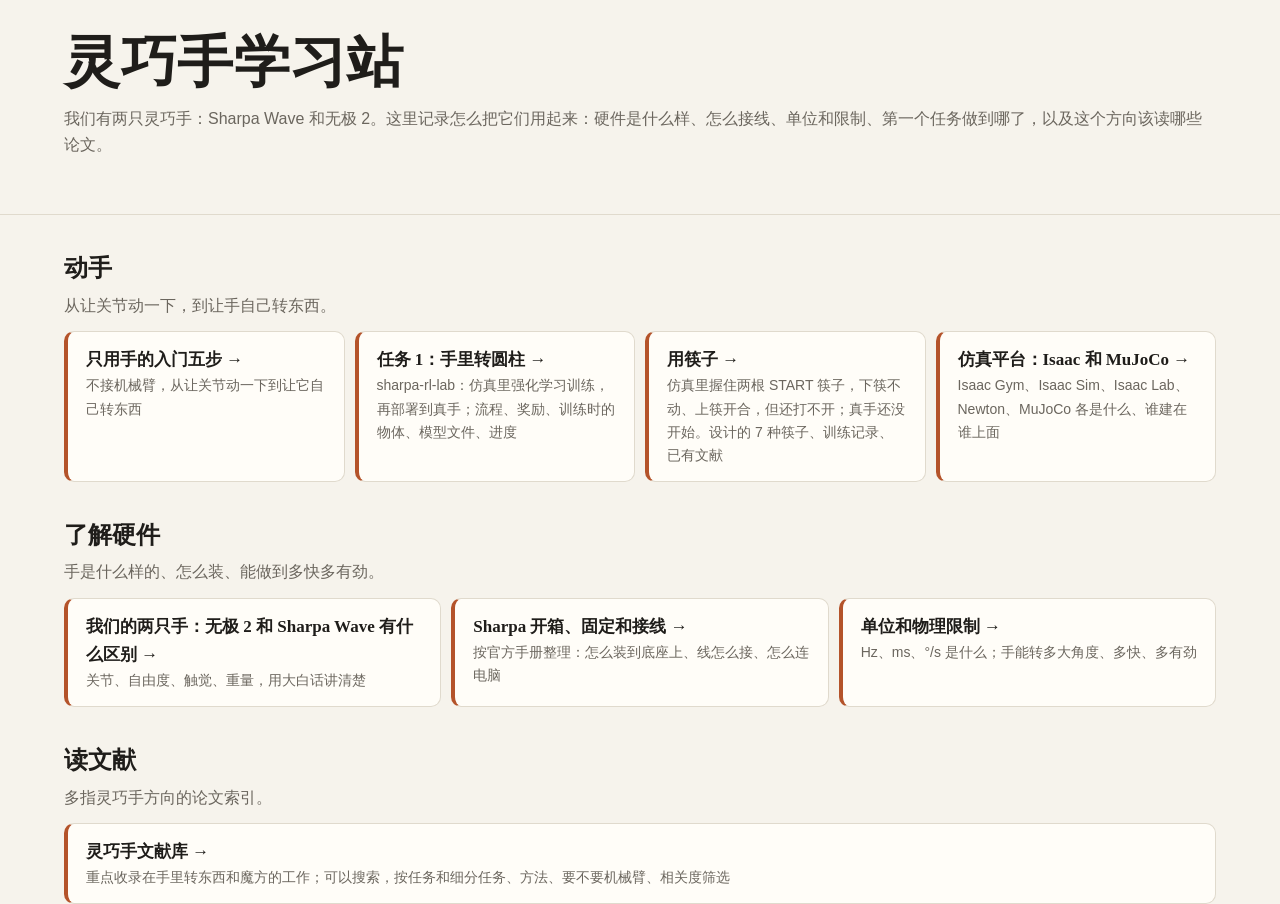
<file: index.html>
<!doctype html>
<html lang="zh-CN">
<head>
<meta charset="utf-8">
<meta name="viewport" content="width=device-width, initial-scale=1">
<title>灵巧手学习站</title>
<link rel="stylesheet" href="style.css">
<style>
  .home h2 { margin: 34px 0 4px; }
  .home .route-note { margin: 0 0 4px; }
  .home .navcards { margin-top: 12px; }
</style>
</head>
<body>
<header class="masthead">
  <div class="wrap">
    <h1>灵巧手学习站</h1>
    <p class="lede">我们有两只灵巧手：Sharpa Wave 和无极 2。这里记录怎么把它们用起来：硬件是什么样、怎么接线、单位和限制、第一个任务做到哪了，以及这个方向该读哪些论文。</p>
  </div>
</header>

<main class="wrap home">
  <section aria-labelledby="h-do">
    <h2 id="h-do">动手</h2>
    <p class="route-note">从让关节动一下，到让手自己转东西。</p>
    <div class="navcards">
      <a class="navcard" href="start.html"><strong>只用手的入门五步 →</strong><span>不接机械臂，从让关节动一下到让它自己转东西</span></a>
      <a class="navcard" href="task-rotate.html"><strong>任务 1：手里转圆柱 →</strong><span>sharpa-rl-lab：仿真里强化学习训练，再部署到真手；流程、奖励、训练时的物体、模型文件、进度</span></a>
      <a class="navcard" href="task-chopsticks.html"><strong>用筷子 →</strong><span>仿真里握住两根 START 筷子，下筷不动、上筷开合，但还打不开；真手还没开始。设计的 7 种筷子、训练记录、已有文献</span></a>
      <a class="navcard" href="sims.html"><strong>仿真平台：Isaac 和 MuJoCo →</strong><span>Isaac Gym、Isaac Sim、Isaac Lab、Newton、MuJoCo 各是什么、谁建在谁上面</span></a>
    </div>
  </section>

  <section aria-labelledby="h-hw">
    <h2 id="h-hw">了解硬件</h2>
    <p class="route-note">手是什么样的、怎么装、能做到多快多有劲。</p>
    <div class="navcards">
      <a class="navcard" href="compare.html"><strong>我们的两只手：无极 2 和 Sharpa Wave 有什么区别 →</strong><span>关节、自由度、触觉、重量，用大白话讲清楚</span></a>
      <a class="navcard" href="setup.html"><strong>Sharpa 开箱、固定和接线 →</strong><span>按官方手册整理：怎么装到底座上、线怎么接、怎么连电脑</span></a>
      <a class="navcard" href="units.html"><strong>单位和物理限制 →</strong><span>Hz、ms、°/s 是什么；手能转多大角度、多快、多有劲</span></a>
    </div>
  </section>

  <section aria-labelledby="h-read">
    <h2 id="h-read">读文献</h2>
    <p class="route-note">多指灵巧手方向的论文索引。</p>
    <div class="navcards">
      <a class="navcard" href="papers.html"><strong>灵巧手文献库 →</strong><span id="papers-note">重点收录在手里转东西和魔方的工作；可以搜索，按任务和细分任务、方法、要不要机械臂、相关度筛选</span></a>
    </div>
  </section>
</main>

</body>
</html>
</file>
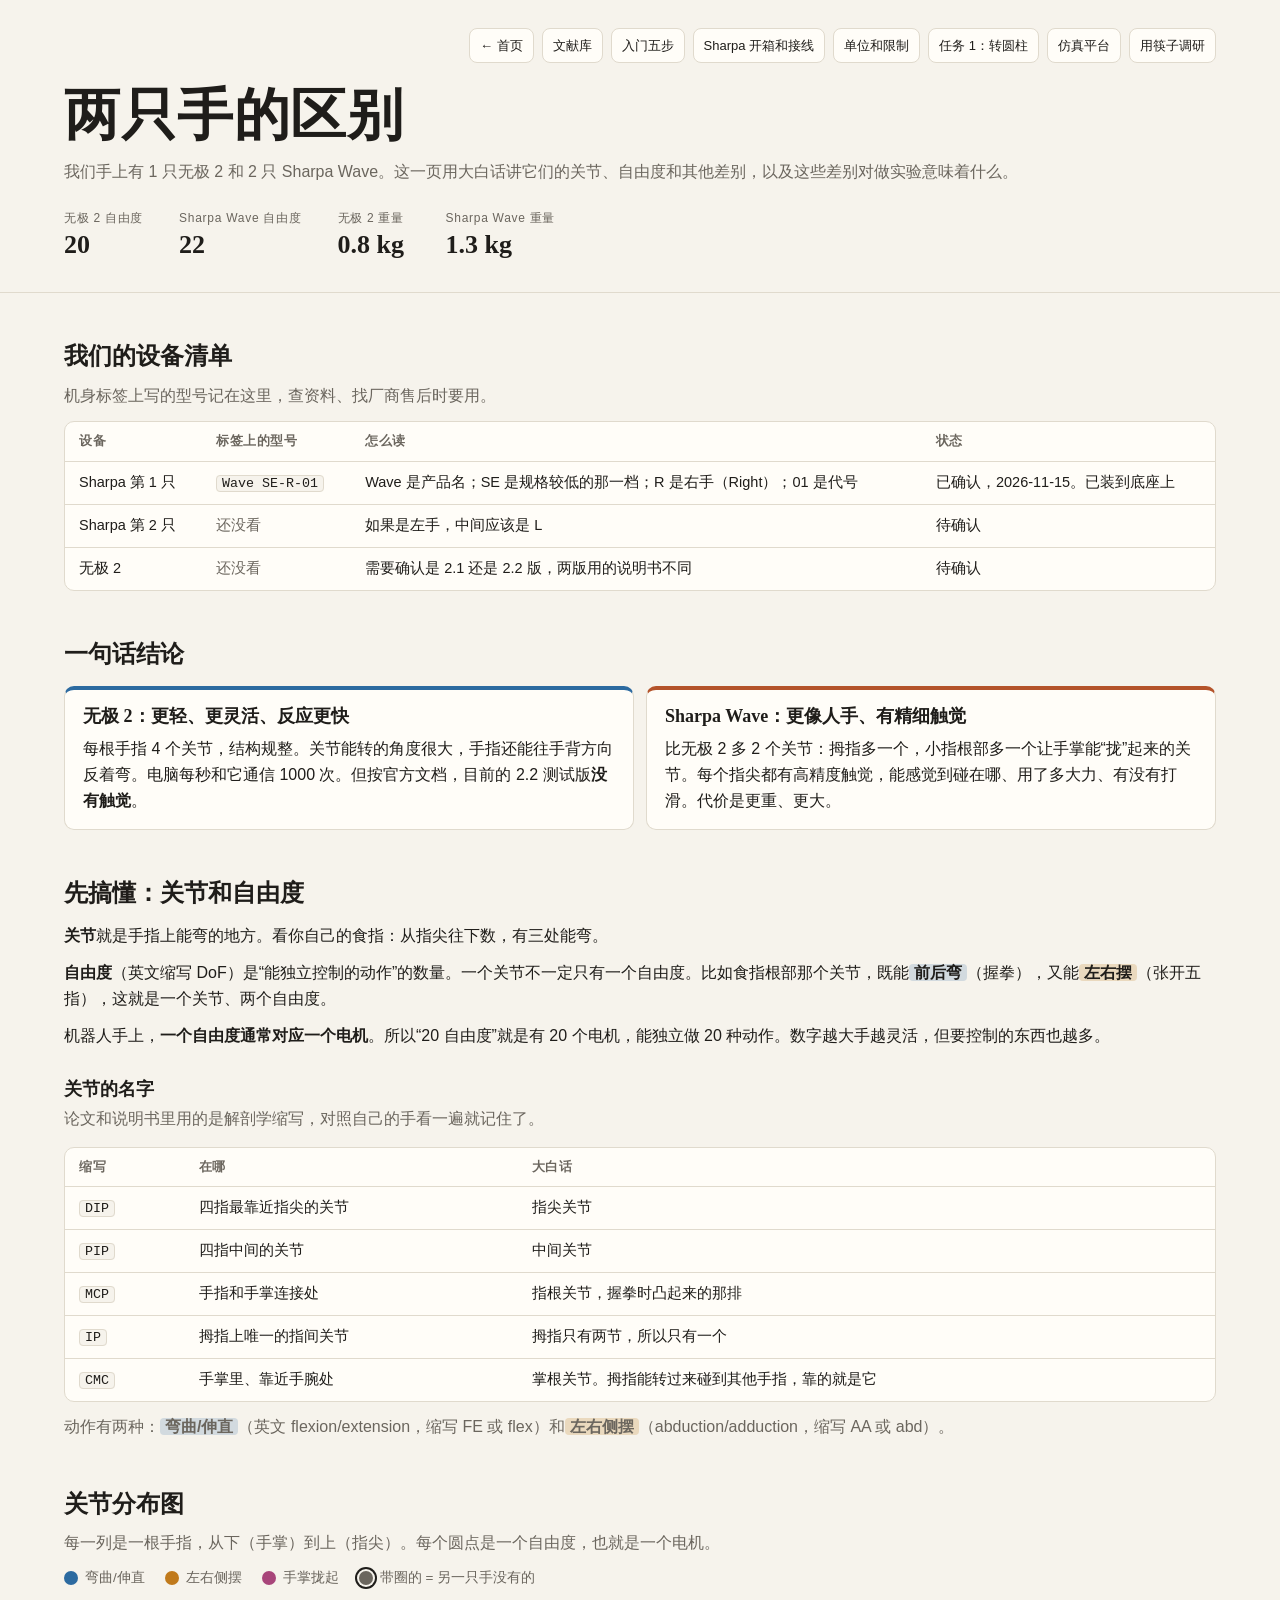
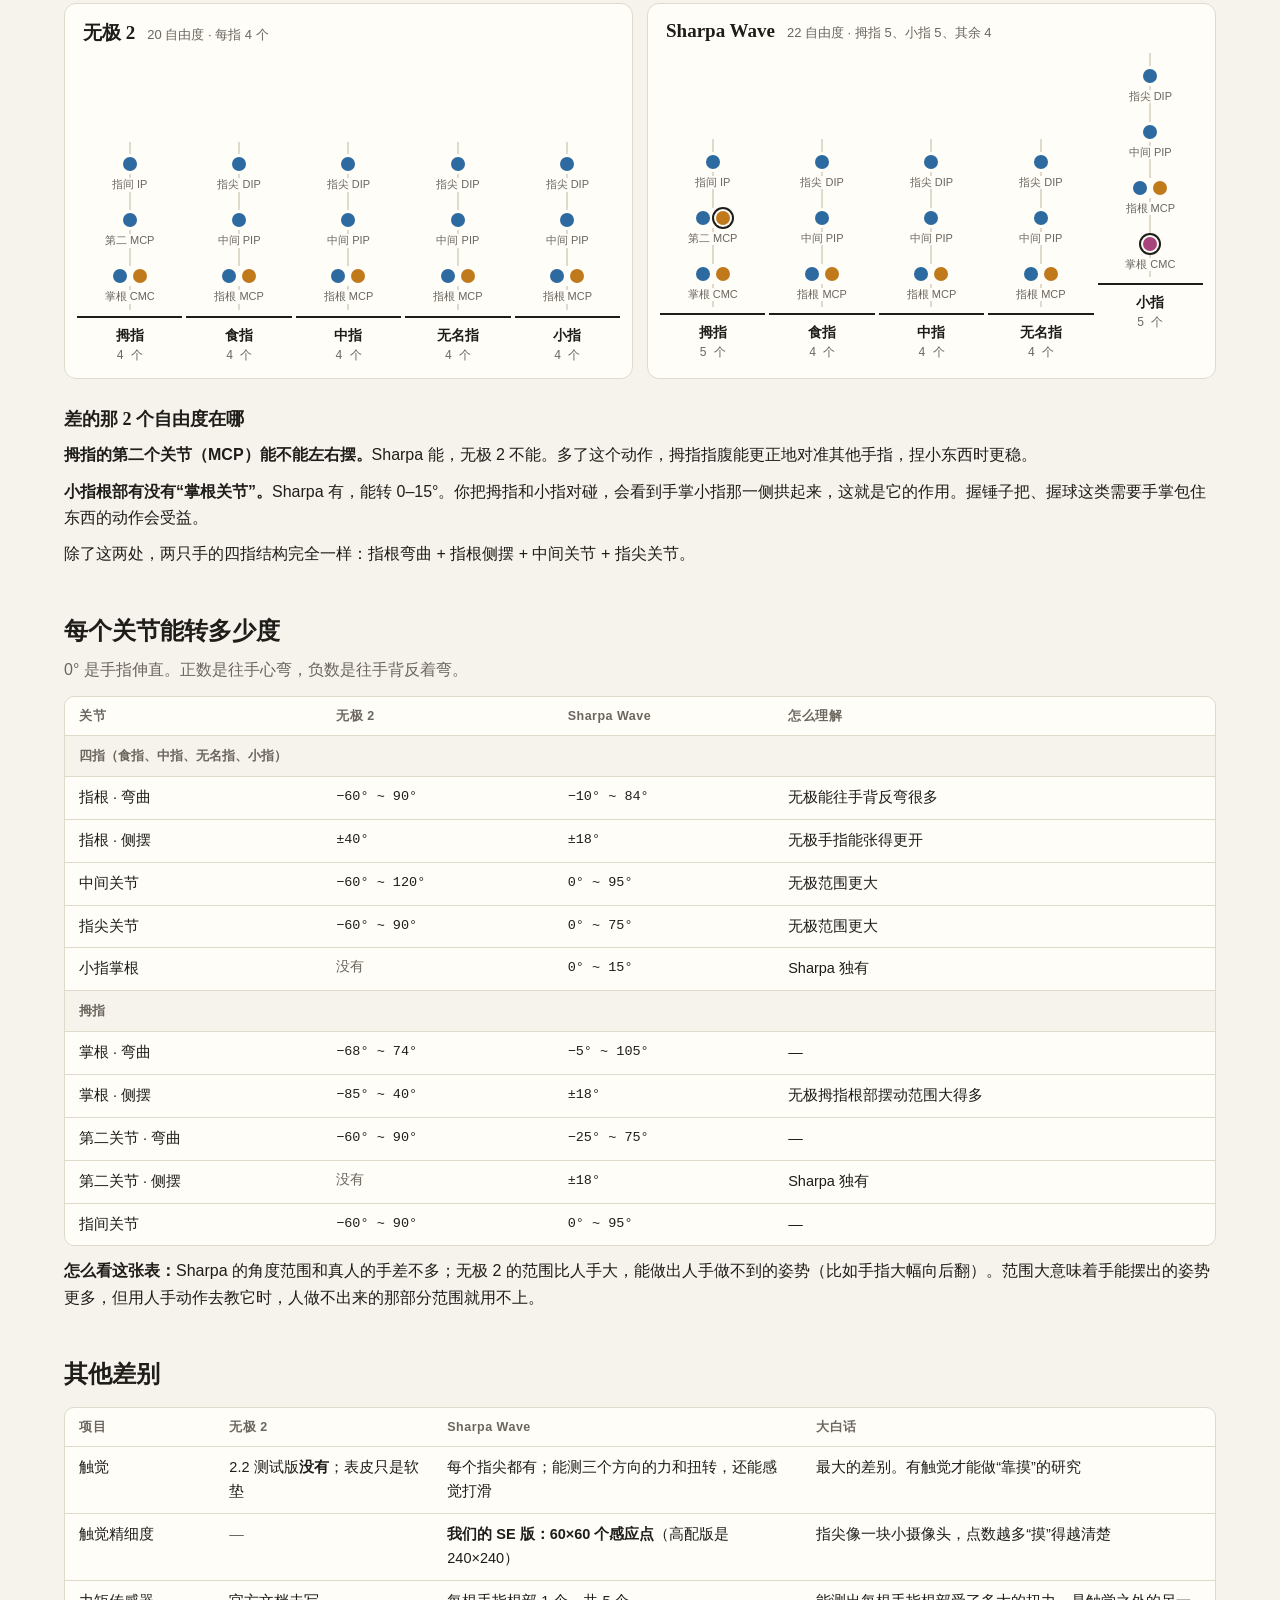
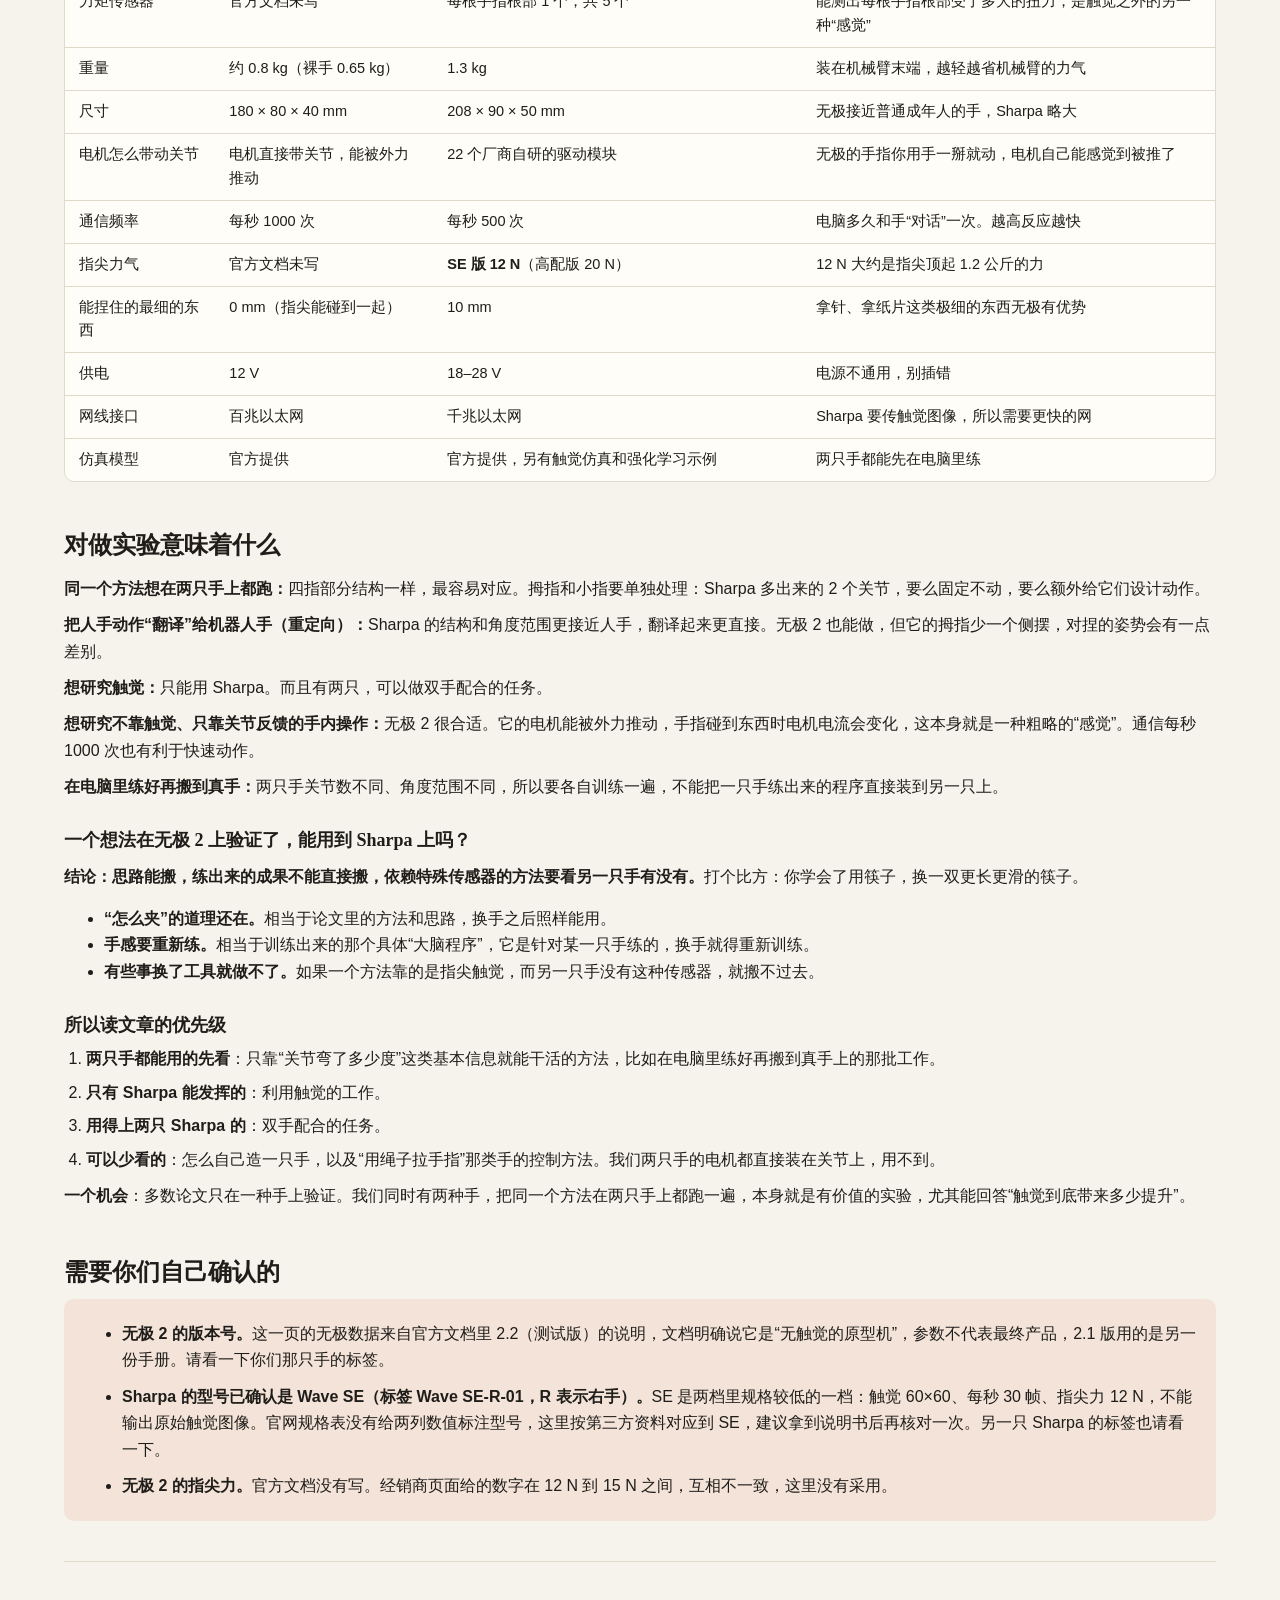
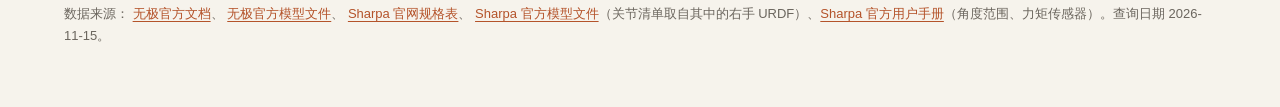
<file: compare.html>
<!doctype html>
<html lang="zh-CN">
<head>
<meta charset="utf-8">
<meta name="viewport" content="width=device-width, initial-scale=1">
<title>两只手的区别 · 无极 2 与 Sharpa Wave</title>
<link rel="stylesheet" href="style.css">
</head>
<body>
<header class="masthead">
  <div class="wrap">
    <div class="mast-top">
      <span class="mast-actions">
        <a class="ghost" href="index.html">← 首页</a>
        <a class="ghost" href="papers.html">文献库</a>
        <a class="ghost" href="start.html">入门五步</a>
        <a class="ghost" href="setup.html">Sharpa 开箱和接线</a>
        <a class="ghost" href="units.html">单位和限制</a>
        <a class="ghost" href="task-rotate.html">任务 1：转圆柱</a>
        <a class="ghost" href="sims.html">仿真平台</a>
        <a class="ghost" href="task-chopsticks.html">用筷子调研</a>
      </span>
    </div>
    <h1>两只手的区别</h1>
    <p class="lede">我们手上有 1 只无极 2 和 2 只 Sharpa Wave。这一页用大白话讲它们的关节、自由度和其他差别，以及这些差别对做实验意味着什么。</p>
    <dl class="stats">
      <div><dt>无极 2 自由度</dt><dd>20</dd></div>
      <div><dt>Sharpa Wave 自由度</dt><dd>22</dd></div>
      <div><dt>无极 2 重量</dt><dd>0.8 kg</dd></div>
      <div><dt>Sharpa Wave 重量</dt><dd>1.3 kg</dd></div>
    </dl>
  </div>
</header>

<main class="wrap">

  <section id="devices">
    <h2>我们的设备清单</h2>
    <p class="route-note">机身标签上写的型号记在这里，查资料、找厂商售后时要用。</p>
    <div class="tablewrap">
      <table>
        <thead><tr><th>设备</th><th>标签上的型号</th><th>怎么读</th><th>状态</th></tr></thead>
        <tbody>
          <tr><td>Sharpa 第 1 只</td><td><code>Wave SE-R-01</code></td><td>Wave 是产品名；SE 是规格较低的那一档；R 是右手（Right）；01 是代号</td><td>已确认，2026-11-15。已装到底座上</td></tr>
          <tr><td>Sharpa 第 2 只</td><td class="na">还没看</td><td>如果是左手，中间应该是 L</td><td>待确认</td></tr>
          <tr><td>无极 2</td><td class="na">还没看</td><td>需要确认是 2.1 还是 2.2 版，两版用的说明书不同</td><td>待确认</td></tr>
        </tbody>
      </table>
    </div>
  </section>


  <section>
    <h2>一句话结论</h2>
    <div class="verdicts">
      <div class="verdict" style="--c: var(--c-teleop)">
        <h3>无极 2：更轻、更灵活、反应更快</h3>
        <p>每根手指 4 个关节，结构规整。关节能转的角度很大，手指还能往手背方向反着弯。电脑每秒和它通信 1000 次。但按官方文档，目前的 2.2 测试版<strong>没有触觉</strong>。</p>
      </div>
      <div class="verdict" style="--c: var(--c-rl)">
        <h3>Sharpa Wave：更像人手、有精细触觉</h3>
        <p>比无极 2 多 2 个关节：拇指多一个，小指根部多一个让手掌能“拢”起来的关节。每个指尖都有高精度触觉，能感觉到碰在哪、用了多大力、有没有打滑。代价是更重、更大。</p>
      </div>
    </div>
  </section>

  <section>
    <h2>先搞懂：关节和自由度</h2>
    <div class="explain">
      <p><strong>关节</strong>就是手指上能弯的地方。看你自己的食指：从指尖往下数，有三处能弯。</p>
      <p><strong>自由度</strong>（英文缩写 DoF）是“能独立控制的动作”的数量。一个关节不一定只有一个自由度。比如食指根部那个关节，既能<span class="k k-fe">前后弯</span>（握拳），又能<span class="k k-aa">左右摆</span>（张开五指），这就是一个关节、两个自由度。</p>
      <p>机器人手上，<strong>一个自由度通常对应一个电机</strong>。所以“20 自由度”就是有 20 个电机，能独立做 20 种动作。数字越大手越灵活，但要控制的东西也越多。</p>
    </div>
    <h3 class="sub">关节的名字</h3>
    <p class="route-note">论文和说明书里用的是解剖学缩写，对照自己的手看一遍就记住了。</p>
    <div class="tablewrap">
      <table>
        <thead><tr><th>缩写</th><th>在哪</th><th>大白话</th></tr></thead>
        <tbody>
          <tr><td><code>DIP</code></td><td>四指最靠近指尖的关节</td><td>指尖关节</td></tr>
          <tr><td><code>PIP</code></td><td>四指中间的关节</td><td>中间关节</td></tr>
          <tr><td><code>MCP</code></td><td>手指和手掌连接处</td><td>指根关节，握拳时凸起来的那排</td></tr>
          <tr><td><code>IP</code></td><td>拇指上唯一的指间关节</td><td>拇指只有两节，所以只有一个</td></tr>
          <tr><td><code>CMC</code></td><td>手掌里、靠近手腕处</td><td>掌根关节。拇指能转过来碰到其他手指，靠的就是它</td></tr>
        </tbody>
      </table>
    </div>
    <p class="route-note">动作有两种：<span class="k k-fe">弯曲/伸直</span>（英文 flexion/extension，缩写 FE 或 flex）和<span class="k k-aa">左右侧摆</span>（abduction/adduction，缩写 AA 或 abd）。</p>
  </section>

  <section>
    <h2>关节分布图</h2>
    <p class="route-note">每一列是一根手指，从下（手掌）到上（指尖）。每个圆点是一个自由度，也就是一个电机。</p>
    <div class="legend">
      <span><i class="dot fe"></i>弯曲/伸直</span>
      <span><i class="dot aa"></i>左右侧摆</span>
      <span><i class="dot palm"></i>手掌拢起</span>
      <span><i class="dot extra"></i>带圈的 = 另一只手没有的</span>
    </div>
    <div class="hands">
      <figure class="hand">
        <figcaption><strong>无极 2</strong><span>20 自由度 · 每指 4 个</span></figcaption>
        <div class="fingers" id="map-wuji"></div>
      </figure>
      <figure class="hand">
        <figcaption><strong>Sharpa Wave</strong><span>22 自由度 · 拇指 5、小指 5、其余 4</span></figcaption>
        <div class="fingers" id="map-sharpa"></div>
      </figure>
    </div>

    <h3 class="sub">差的那 2 个自由度在哪</h3>
    <div class="explain">
      <p><strong>拇指的第二个关节（MCP）能不能左右摆。</strong>Sharpa 能，无极 2 不能。多了这个动作，拇指指腹能更正地对准其他手指，捏小东西时更稳。</p>
      <p><strong>小指根部有没有“掌根关节”。</strong>Sharpa 有，能转 0–15°。你把拇指和小指对碰，会看到手掌小指那一侧拱起来，这就是它的作用。握锤子把、握球这类需要手掌包住东西的动作会受益。</p>
      <p>除了这两处，两只手的四指结构完全一样：指根弯曲 + 指根侧摆 + 中间关节 + 指尖关节。</p>
    </div>
  </section>

  <section>
    <h2>每个关节能转多少度</h2>
    <p class="route-note">0° 是手指伸直。正数是往手心弯，负数是往手背反着弯。</p>
    <div class="tablewrap">
      <table class="num">
        <thead><tr><th>关节</th><th>无极 2</th><th>Sharpa Wave</th><th>怎么理解</th></tr></thead>
        <tbody>
          <tr class="grp"><td colspan="4">四指（食指、中指、无名指、小指）</td></tr>
          <tr><td>指根 · 弯曲</td><td>−60° ~ 90°</td><td>−10° ~ 84°</td><td>无极能往手背反弯很多</td></tr>
          <tr><td>指根 · 侧摆</td><td>±40°</td><td>±18°</td><td>无极手指能张得更开</td></tr>
          <tr><td>中间关节</td><td>−60° ~ 120°</td><td>0° ~ 95°</td><td>无极范围更大</td></tr>
          <tr><td>指尖关节</td><td>−60° ~ 90°</td><td>0° ~ 75°</td><td>无极范围更大</td></tr>
          <tr><td>小指掌根</td><td class="na">没有</td><td>0° ~ 15°</td><td>Sharpa 独有</td></tr>
          <tr class="grp"><td colspan="4">拇指</td></tr>
          <tr><td>掌根 · 弯曲</td><td>−68° ~ 74°</td><td>−5° ~ 105°</td><td>—</td></tr>
          <tr><td>掌根 · 侧摆</td><td>−85° ~ 40°</td><td>±18°</td><td>无极拇指根部摆动范围大得多</td></tr>
          <tr><td>第二关节 · 弯曲</td><td>−60° ~ 90°</td><td>−25° ~ 75°</td><td>—</td></tr>
          <tr><td>第二关节 · 侧摆</td><td class="na">没有</td><td>±18°</td><td>Sharpa 独有</td></tr>
          <tr><td>指间关节</td><td>−60° ~ 90°</td><td>0° ~ 95°</td><td>—</td></tr>
        </tbody>
      </table>
    </div>
    <div class="explain">
      <p><strong>怎么看这张表：</strong>Sharpa 的角度范围和真人的手差不多；无极 2 的范围比人手大，能做出人手做不到的姿势（比如手指大幅向后翻）。范围大意味着手能摆出的姿势更多，但用人手动作去教它时，人做不出来的那部分范围就用不上。</p>
    </div>
  </section>

  <section>
    <h2>其他差别</h2>
    <div class="tablewrap">
      <table>
        <thead><tr><th>项目</th><th>无极 2</th><th>Sharpa Wave</th><th>大白话</th></tr></thead>
        <tbody>
          <tr><td>触觉</td><td>2.2 测试版<strong>没有</strong>；表皮只是软垫</td><td>每个指尖都有；能测三个方向的力和扭转，还能感觉打滑</td><td>最大的差别。有触觉才能做“靠摸”的研究</td></tr>
          <tr><td>触觉精细度</td><td class="na">—</td><td><strong>我们的 SE 版：60×60 个感应点</strong>（高配版是 240×240）</td><td>指尖像一块小摄像头，点数越多“摸”得越清楚</td></tr>
          <tr><td>力矩传感器</td><td>官方文档未写</td><td>每根手指根部 1 个，共 5 个</td><td>能测出每根手指根部受了多大的扭力，是触觉之外的另一种“感觉”</td></tr>
          <tr><td>重量</td><td>约 0.8 kg（裸手 0.65 kg）</td><td>1.3 kg</td><td>装在机械臂末端，越轻越省机械臂的力气</td></tr>
          <tr><td>尺寸</td><td>180 × 80 × 40 mm</td><td>208 × 90 × 50 mm</td><td>无极接近普通成年人的手，Sharpa 略大</td></tr>
          <tr><td>电机怎么带动关节</td><td>电机直接带关节，能被外力推动</td><td>22 个厂商自研的驱动模块</td><td>无极的手指你用手一掰就动，电机自己能感觉到被推了</td></tr>
          <tr><td>通信频率</td><td>每秒 1000 次</td><td>每秒 500 次</td><td>电脑多久和手“对话”一次。越高反应越快</td></tr>
          <tr><td>指尖力气</td><td>官方文档未写</td><td><strong>SE 版 12 N</strong>（高配版 20 N）</td><td>12 N 大约是指尖顶起 1.2 公斤的力</td></tr>
          <tr><td>能捏住的最细的东西</td><td>0 mm（指尖能碰到一起）</td><td>10 mm</td><td>拿针、拿纸片这类极细的东西无极有优势</td></tr>
          <tr><td>供电</td><td>12 V</td><td>18–28 V</td><td>电源不通用，别插错</td></tr>
          <tr><td>网线接口</td><td>百兆以太网</td><td>千兆以太网</td><td>Sharpa 要传触觉图像，所以需要更快的网</td></tr>
          <tr><td>仿真模型</td><td>官方提供</td><td>官方提供，另有触觉仿真和强化学习示例</td><td>两只手都能先在电脑里练</td></tr>
        </tbody>
      </table>
    </div>
  </section>

  <section>
    <h2>对做实验意味着什么</h2>
    <div class="explain">
      <p><strong>同一个方法想在两只手上都跑：</strong>四指部分结构一样，最容易对应。拇指和小指要单独处理：Sharpa 多出来的 2 个关节，要么固定不动，要么额外给它们设计动作。</p>
      <p><strong>把人手动作“翻译”给机器人手（重定向）：</strong>Sharpa 的结构和角度范围更接近人手，翻译起来更直接。无极 2 也能做，但它的拇指少一个侧摆，对捏的姿势会有一点差别。</p>
      <p><strong>想研究触觉：</strong>只能用 Sharpa。而且有两只，可以做双手配合的任务。</p>
      <p><strong>想研究不靠触觉、只靠关节反馈的手内操作：</strong>无极 2 很合适。它的电机能被外力推动，手指碰到东西时电机电流会变化，这本身就是一种粗略的“感觉”。通信每秒 1000 次也有利于快速动作。</p>
      <p><strong>在电脑里练好再搬到真手：</strong>两只手关节数不同、角度范围不同，所以要各自训练一遍，不能把一只手练出来的程序直接装到另一只上。</p>
    </div>

    <h3 class="sub" id="transfer">一个想法在无极 2 上验证了，能用到 Sharpa 上吗？</h3>
    <div class="explain">
      <p><strong>结论：思路能搬，练出来的成果不能直接搬，依赖特殊传感器的方法要看另一只手有没有。</strong>打个比方：你学会了用筷子，换一双更长更滑的筷子。</p>
    </div>
    <ul class="plain">
      <li><strong>“怎么夹”的道理还在。</strong>相当于论文里的方法和思路，换手之后照样能用。</li>
      <li><strong>手感要重新练。</strong>相当于训练出来的那个具体“大脑程序”，它是针对某一只手练的，换手就得重新训练。</li>
      <li><strong>有些事换了工具就做不了。</strong>如果一个方法靠的是指尖触觉，而另一只手没有这种传感器，就搬不过去。</li>
    </ul>
    <h3 class="sub">所以读文章的优先级</h3>
    <ol class="plain">
      <li><strong>两只手都能用的先看</strong>：只靠“关节弯了多少度”这类基本信息就能干活的方法，比如在电脑里练好再搬到真手上的那批工作。</li>
      <li><strong>只有 Sharpa 能发挥的</strong>：利用触觉的工作。</li>
      <li><strong>用得上两只 Sharpa 的</strong>：双手配合的任务。</li>
      <li><strong>可以少看的</strong>：怎么自己造一只手，以及“用绳子拉手指”那类手的控制方法。我们两只手的电机都直接装在关节上，用不到。</li>
    </ol>
    <div class="explain">
      <p><strong>一个机会</strong>：多数论文只在一种手上验证。我们同时有两种手，把同一个方法在两只手上都跑一遍，本身就是有价值的实验，尤其能回答“触觉到底带来多少提升”。</p>
    </div>
  </section>

  <section>
    <h2>需要你们自己确认的</h2>
    <div class="caveat">
      <ul>
        <li><strong>无极 2 的版本号。</strong>这一页的无极数据来自官方文档里 2.2（测试版）的说明，文档明确说它是“无触觉的原型机”，参数不代表最终产品，2.1 版用的是另一份手册。请看一下你们那只手的标签。</li>
        <li><strong>Sharpa 的型号已确认是 Wave SE（标签 Wave SE-R-01，R 表示右手）。</strong>SE 是两档里规格较低的一档：触觉 60×60、每秒 30 帧、指尖力 12 N，不能输出原始触觉图像。官网规格表没有给两列数值标注型号，这里按第三方资料对应到 SE，建议拿到说明书后再核对一次。另一只 Sharpa 的标签也请看一下。</li>
        <li><strong>无极 2 的指尖力。</strong>官方文档没有写。经销商页面给的数字在 12 N 到 15 N 之间，互相不一致，这里没有采用。</li>
      </ul>
    </div>
  </section>
</main>

<footer class="wrap foot">
  <p>数据来源：
    <a href="https://docs.wuji.tech/docs/en/wuji-hand/latest/overview" target="_blank" rel="noopener">无极官方文档</a>、
    <a href="https://github.com/wuji-technology/wuji-hand-description" target="_blank" rel="noopener">无极官方模型文件</a>、
    <a href="https://www.sharpa.com/pages/wave" target="_blank" rel="noopener">Sharpa 官网规格表</a>、
    <a href="https://github.com/sharpa-robotics/sharpa-urdf-usd-xml" target="_blank" rel="noopener">Sharpa 官方模型文件</a>（关节清单取自其中的右手 URDF）、<a href="https://www.sharpa.com/pages/documentation" target="_blank" rel="noopener">Sharpa 官方用户手册</a>（角度范围、力矩传感器）。查询日期 2026-11-15。
  </p>
</footer>

<script>
(function () {
  'use strict';
  // 每根手指从指尖到手掌列出关节；每个关节里是它的自由度类型。
  // fe = 弯曲/伸直，aa = 左右侧摆，palm = 手掌拢起；带 ! 的是另一只手没有的。
  var FINGER = [['指尖 DIP', ['fe']], ['中间 PIP', ['fe']], ['指根 MCP', ['fe', 'aa']]];
  var HANDS = {
    'map-wuji': [
      ['拇指', [['指间 IP', ['fe']], ['第二 MCP', ['fe']], ['掌根 CMC', ['fe', 'aa']]]],
      ['食指', FINGER], ['中指', FINGER], ['无名指', FINGER], ['小指', FINGER]
    ],
    'map-sharpa': [
      ['拇指', [['指间 IP', ['fe']], ['第二 MCP', ['fe', 'aa!']], ['掌根 CMC', ['fe', 'aa']]]],
      ['食指', FINGER], ['中指', FINGER], ['无名指', FINGER],
      ['小指', FINGER.concat([['掌根 CMC', ['palm!']]])]
    ]
  };
  var NAME = { fe: '弯曲/伸直', aa: '左右侧摆', palm: '手掌拢起' };

  function el(tag, cls, text) {
    var n = document.createElement(tag);
    if (cls) n.className = cls;
    if (text != null) n.textContent = text;
    return n;
  }

  Object.keys(HANDS).forEach(function (id) {
    var box = document.getElementById(id);
    HANDS[id].forEach(function (f) {
      var col = el('div', 'finger');
      var total = 0;
      var chain = el('div', 'chain');
      // 所有手指底部对齐：不足 4 行的在顶部补空位
      for (var pad = f[1].length; pad < 4; pad++) chain.appendChild(el('div', 'joint empty'));
      f[1].forEach(function (j) {
        var row = el('div', 'joint');
        var dots = el('div', 'dots');
        j[1].forEach(function (d) {
          var extra = d.slice(-1) === '!';
          var kind = extra ? d.slice(0, -1) : d;
          var dot = el('i', 'dot ' + kind + (extra ? ' extra' : ''));
          dot.title = NAME[kind] + (extra ? '（另一只手没有）' : '');
          dots.appendChild(dot);
          total++;
        });
        row.appendChild(dots);
        row.appendChild(el('span', 'jname', j[0]));
        chain.appendChild(row);
      });
      col.appendChild(chain);
      col.appendChild(el('div', 'fname', f[0]));
      col.appendChild(el('div', 'fcount', total + ' 个'));
      box.appendChild(col);
    });
  });
})();
</script>
</body>
</html>
</file>
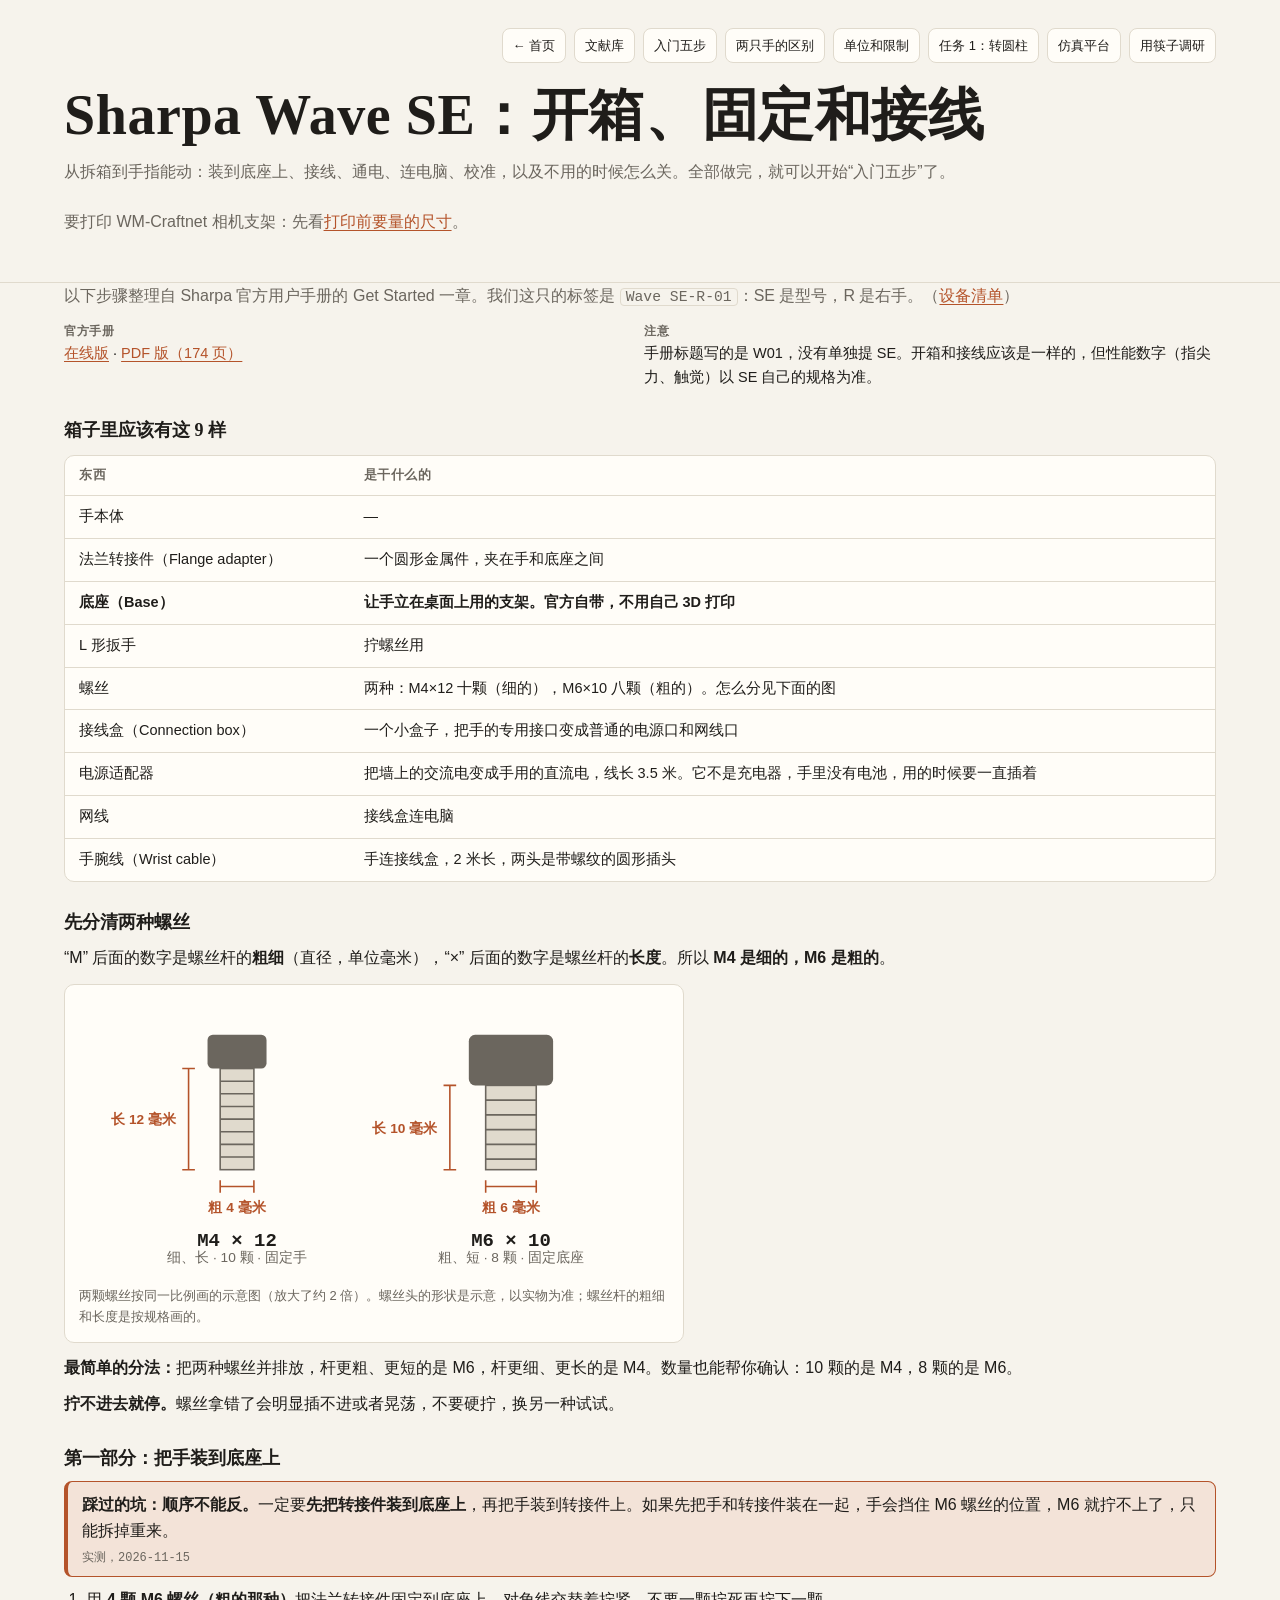
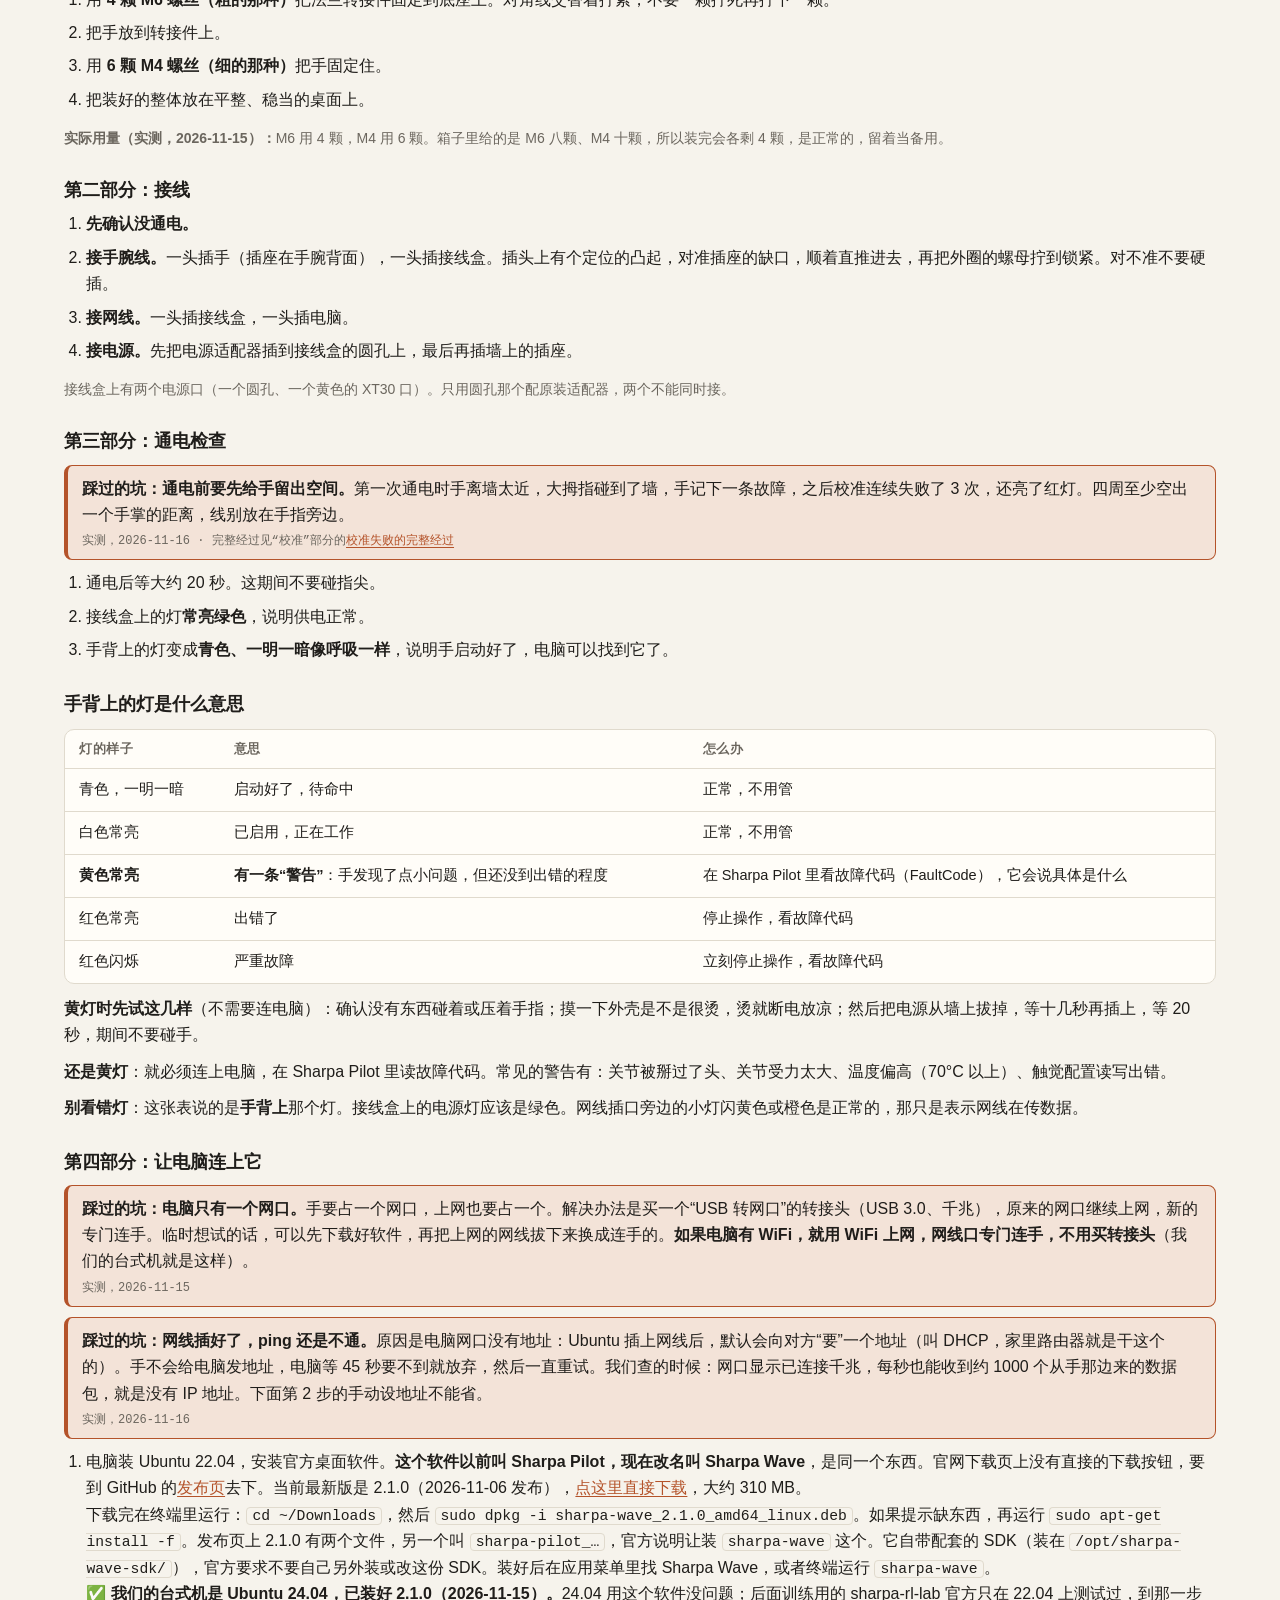
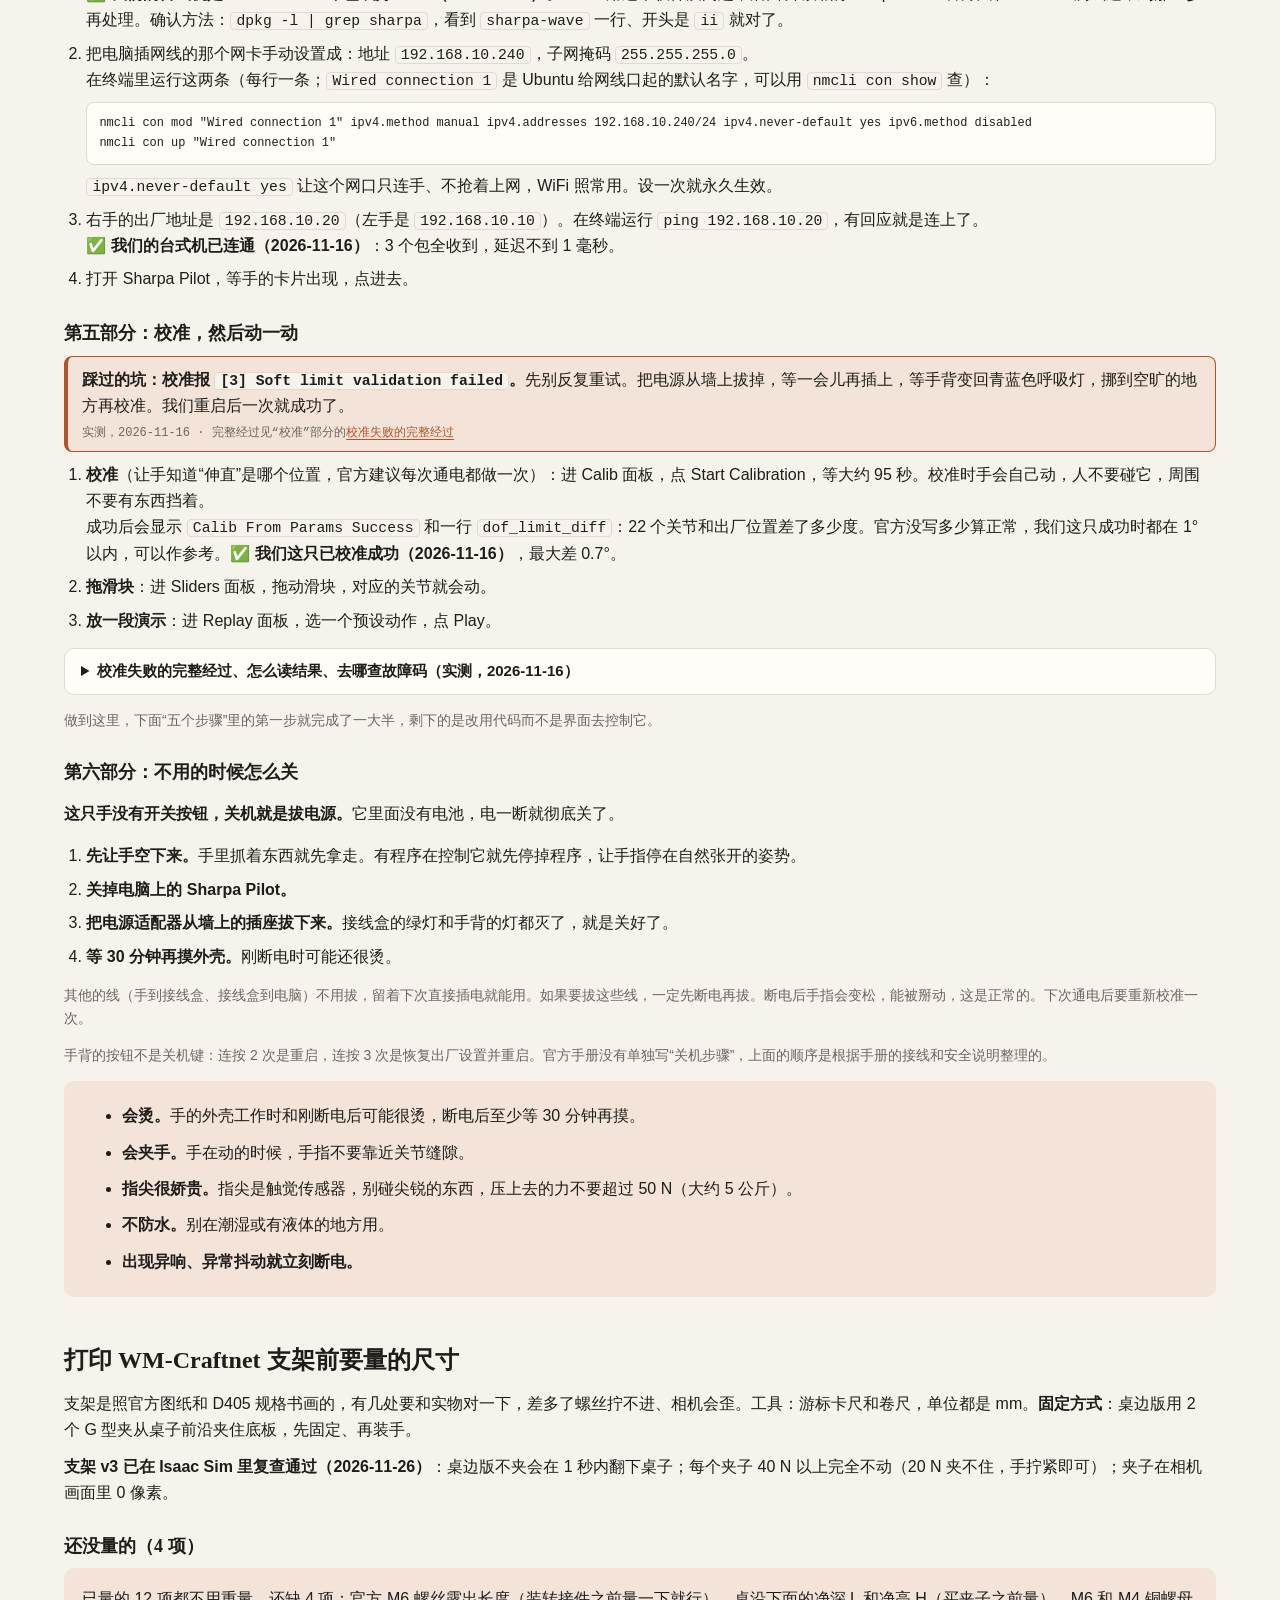
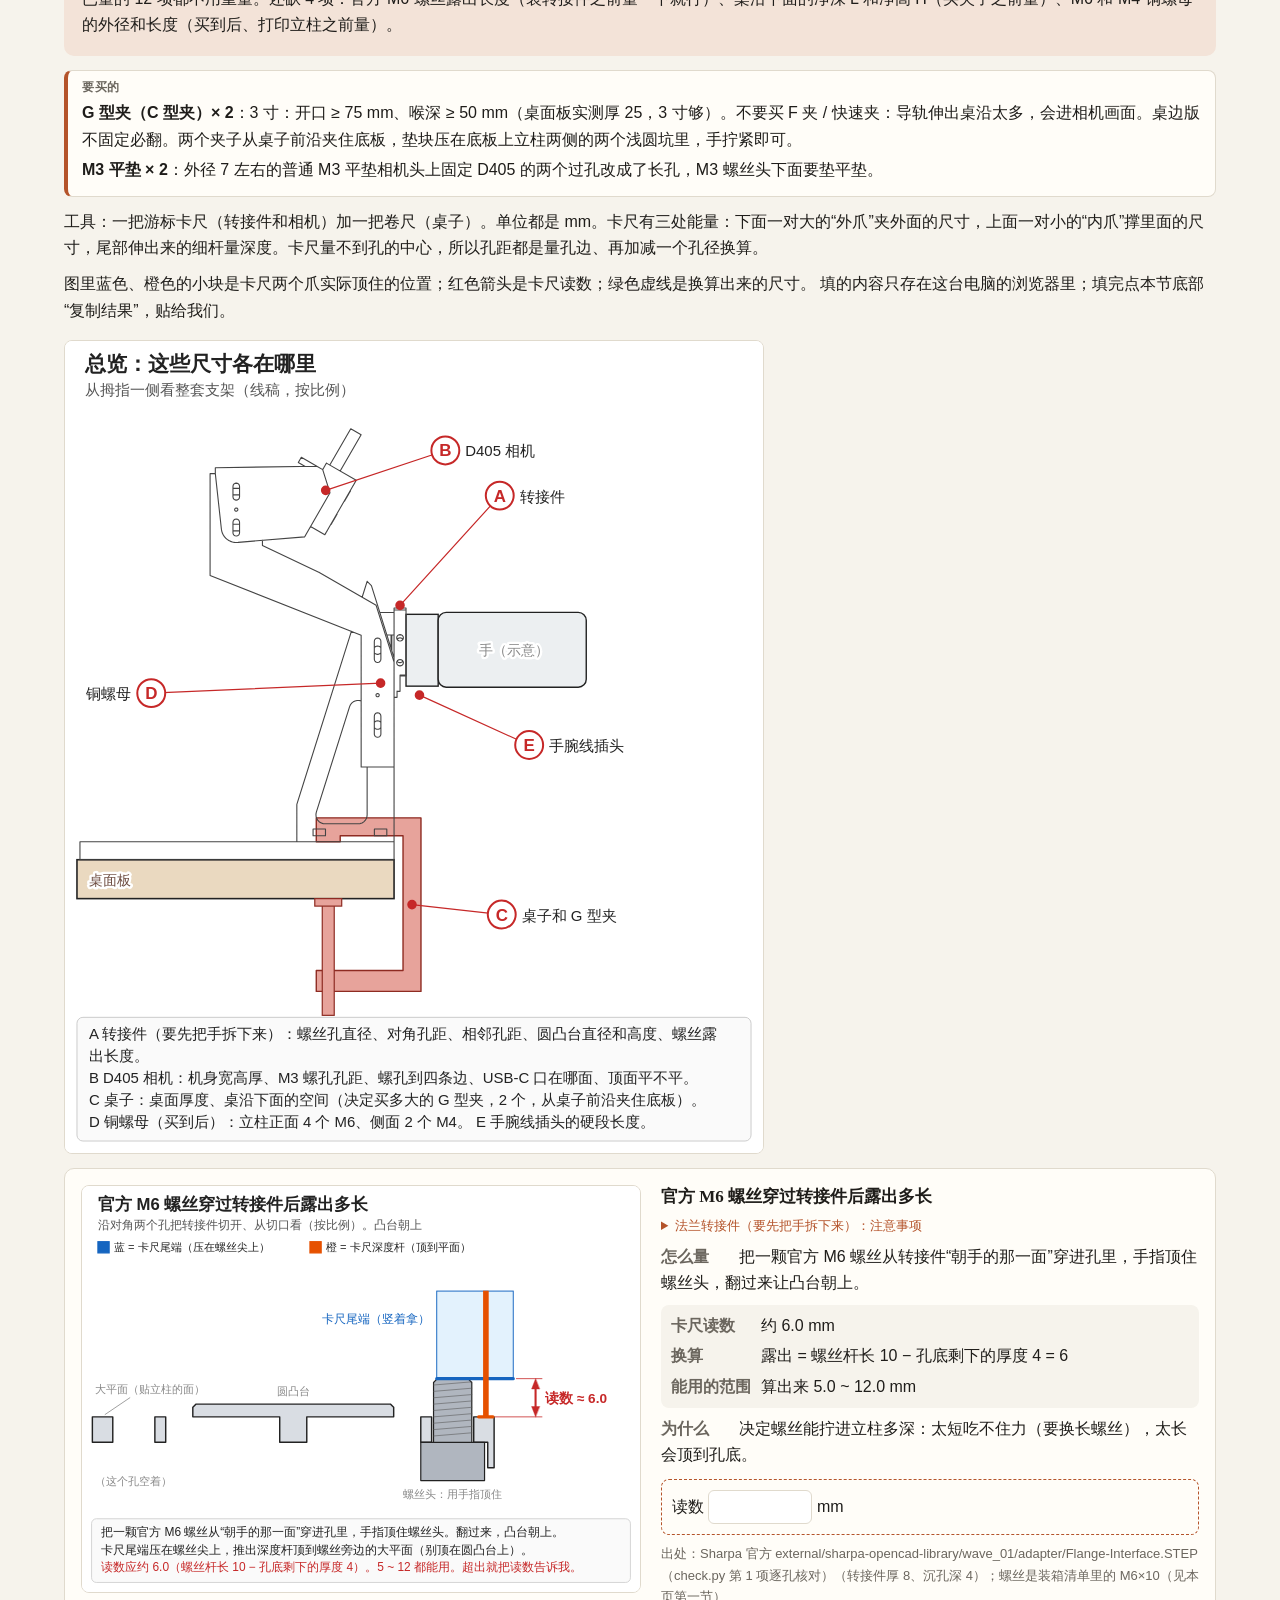
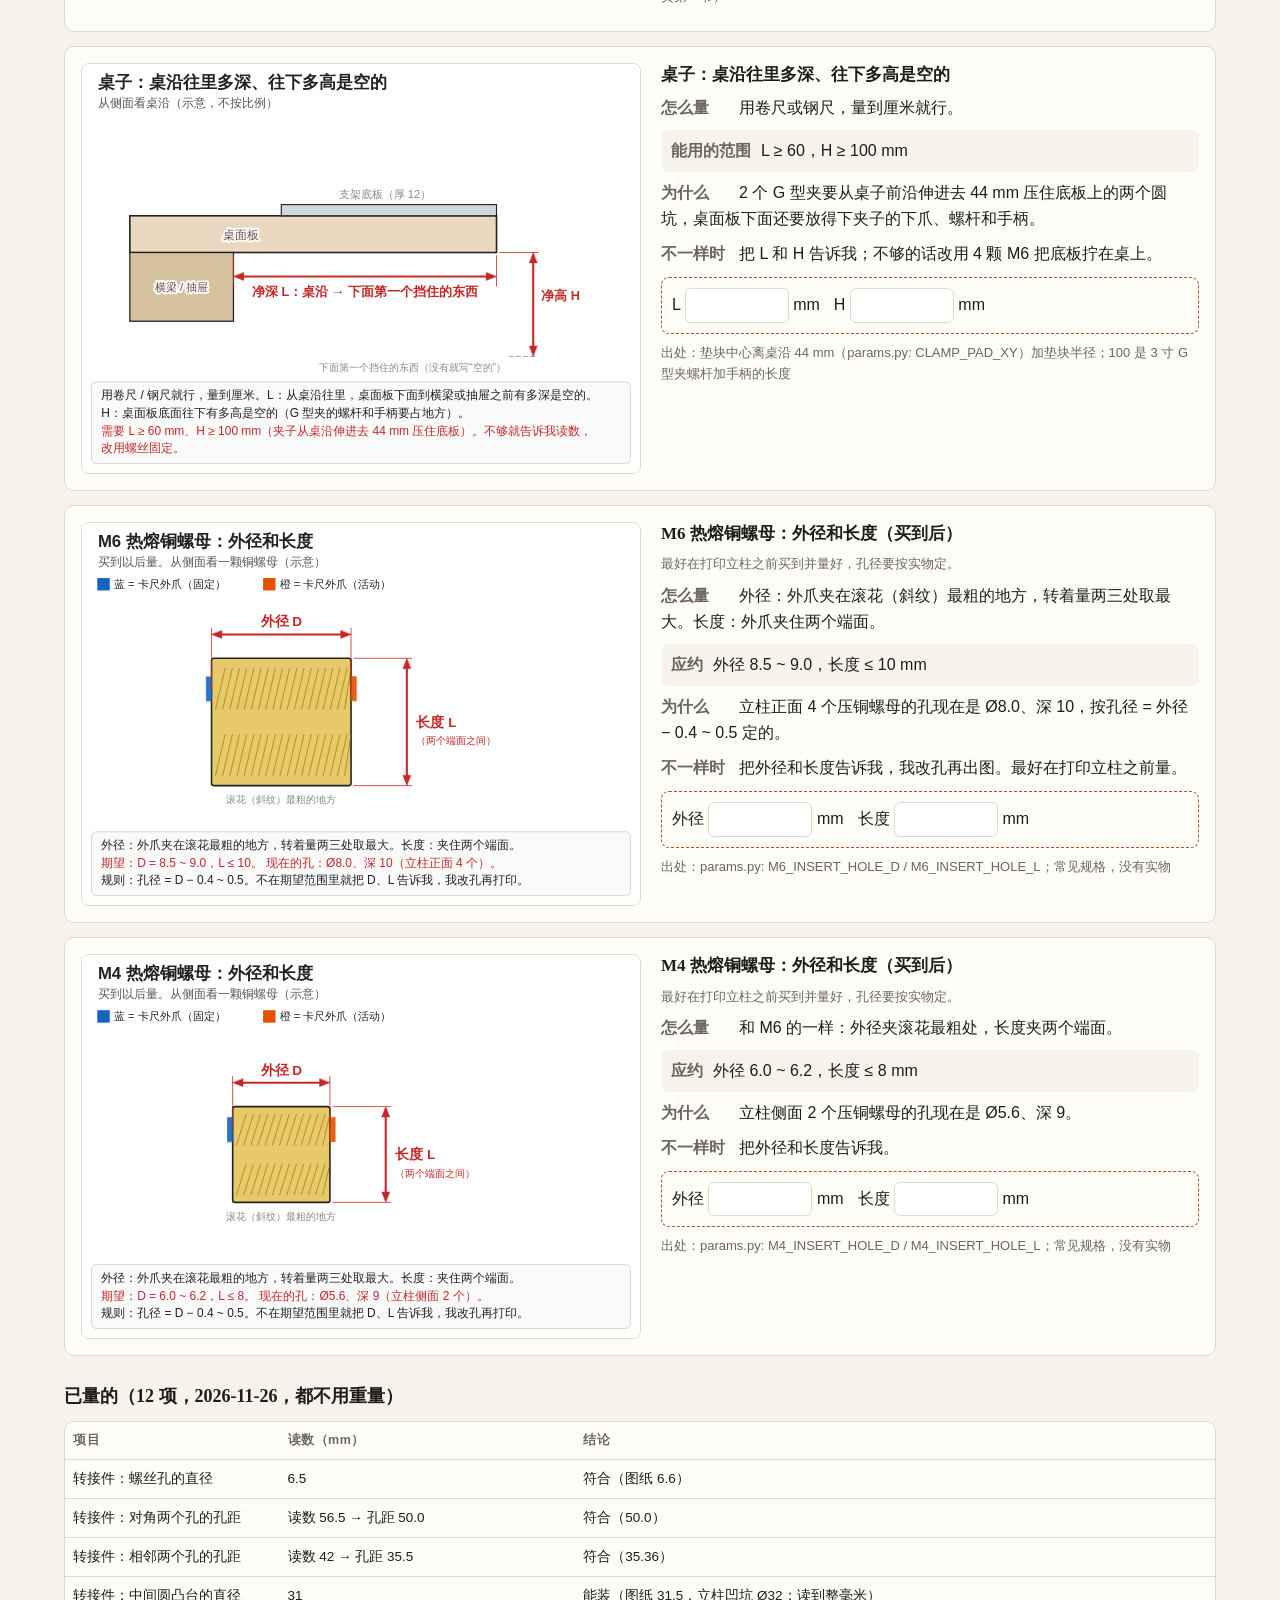
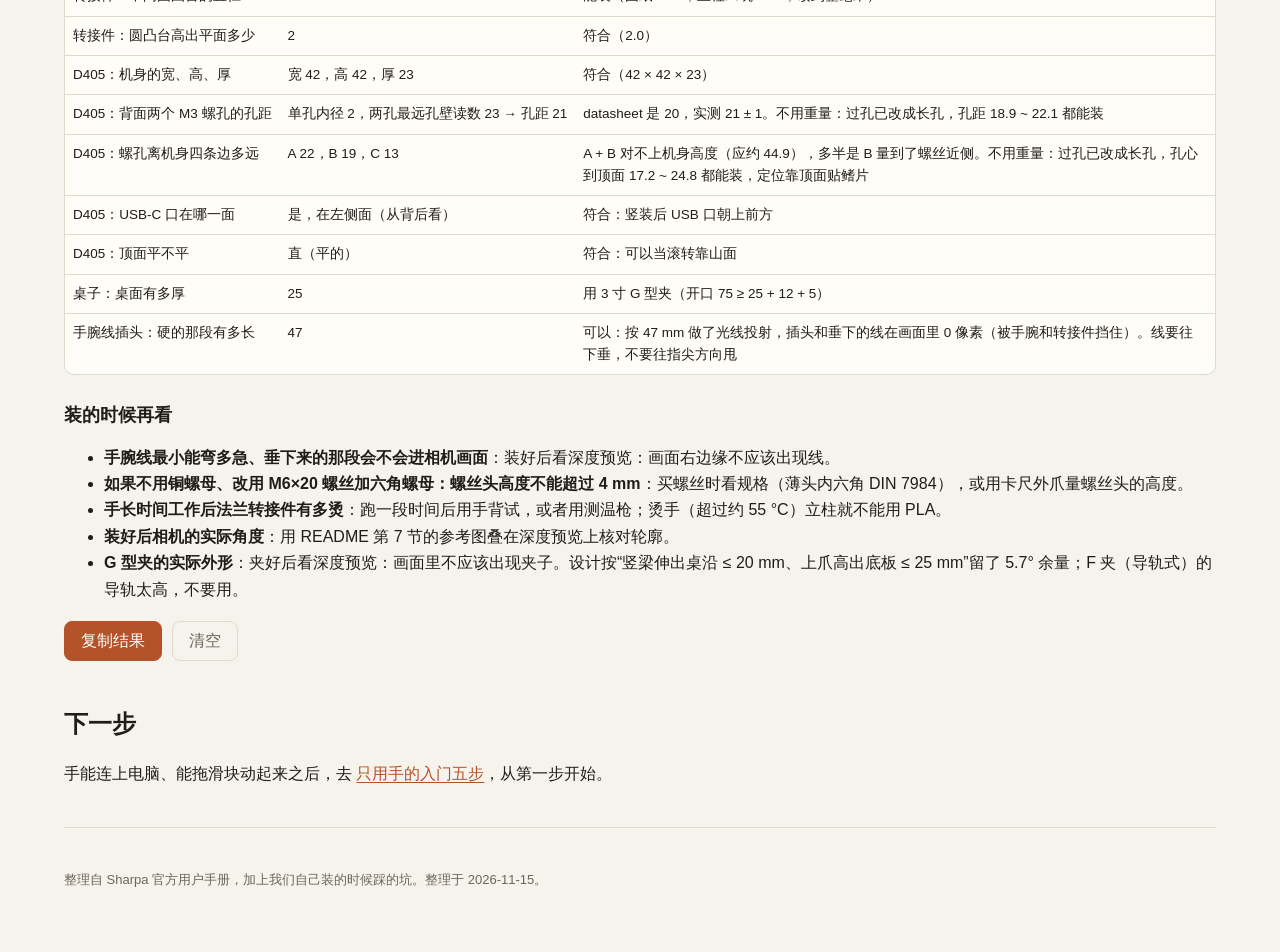
<file: setup.html>
<!doctype html>
<html lang="zh-CN">
<head>
<meta charset="utf-8">
<meta name="viewport" content="width=device-width, initial-scale=1">
<title>Sharpa 开箱和接线 · 灵巧手</title>
<link rel="stylesheet" href="style.css">
</head>
<body>
<header class="masthead">
  <div class="wrap">
    <div class="mast-top">
      <span class="mast-actions">
        <a class="ghost" href="index.html">← 首页</a>
        <a class="ghost" href="papers.html">文献库</a>
        <a class="ghost" href="start.html">入门五步</a>
        <a class="ghost" href="compare.html">两只手的区别</a>
        <a class="ghost" href="units.html">单位和限制</a>
        <a class="ghost" href="task-rotate.html">任务 1：转圆柱</a>
        <a class="ghost" href="sims.html">仿真平台</a>
        <a class="ghost" href="task-chopsticks.html">用筷子调研</a>
      </span>
    </div>
    <h1>Sharpa Wave SE：开箱、固定和接线</h1>
    <p class="lede">从拆箱到手指能动：装到底座上、接线、通电、连电脑、校准，以及不用的时候怎么关。全部做完，就可以开始“入门五步”了。</p>
    <p class="route-note">要打印 WM-Craftnet 相机支架：先看<a href="#measure">打印前要量的尺寸</a>。</p>
  </div>
</header>

<main class="wrap">

  <section id="sharpa-setup">
    <p class="route-note">以下步骤整理自 Sharpa 官方用户手册的 Get Started 一章。我们这只的标签是 <code>Wave SE-R-01</code>：SE 是型号，R 是右手。（<a href="compare.html#devices">设备清单</a>）</p>
    <div class="tools manual-links">
      <div><b>官方手册</b><a href="https://www.sharpa.com/pages/documentation" target="_blank" rel="noopener">在线版</a> · <a href="https://documentationpdf.sharpa.com/api/pdf/wave" target="_blank" rel="noopener">PDF 版（174 页）</a></div>
      <div><b>注意</b>手册标题写的是 W01，没有单独提 SE。开箱和接线应该是一样的，但性能数字（指尖力、触觉）以 SE 自己的规格为准。</div>
    </div>

    <h3 class="sub">箱子里应该有这 9 样</h3>
    <div class="tablewrap">
      <table>
        <thead><tr><th>东西</th><th>是干什么的</th></tr></thead>
        <tbody>
          <tr><td>手本体</td><td>—</td></tr>
          <tr><td>法兰转接件（Flange adapter）</td><td>一个圆形金属件，夹在手和底座之间</td></tr>
          <tr><td><strong>底座（Base）</strong></td><td><strong>让手立在桌面上用的支架。官方自带，不用自己 3D 打印</strong></td></tr>
          <tr><td>L 形扳手</td><td>拧螺丝用</td></tr>
          <tr><td>螺丝</td><td>两种：M4×12 十颗（细的），M6×10 八颗（粗的）。怎么分见下面的图</td></tr>
          <tr><td>接线盒（Connection box）</td><td>一个小盒子，把手的专用接口变成普通的电源口和网线口</td></tr>
          <tr><td>电源适配器</td><td>把墙上的交流电变成手用的直流电，线长 3.5 米。它不是充电器，手里没有电池，用的时候要一直插着</td></tr>
          <tr><td>网线</td><td>接线盒连电脑</td></tr>
          <tr><td>手腕线（Wrist cable）</td><td>手连接线盒，2 米长，两头是带螺纹的圆形插头</td></tr>
        </tbody>
      </table>
    </div>


    <h3 class="sub">先分清两种螺丝</h3>
    <div class="explain">
      <p>“M” 后面的数字是螺丝杆的<strong>粗细</strong>（直径，单位毫米），“×” 后面的数字是螺丝杆的<strong>长度</strong>。所以 <strong>M4 是细的，M6 是粗的</strong>。</p>
    </div>
    <figure class="screws">
      <svg viewBox="0 0 560 264" role="img" aria-label="M4×12 和 M6×10 两种螺丝按相同比例画出的对比图：M4 更细更长，M6 更粗更短">
        <!-- M4 x 12 -->
        <g transform="translate(150,34)">
          <rect class="sc-head" x="-28" y="0" width="56" height="32" rx="5"/>
          <rect class="sc-shaft" x="-16" y="32" width="32" height="96"/>
          <g class="sc-thread"><path d="M-16 44h32M-16 56h32M-16 68h32M-16 80h32M-16 92h32M-16 104h32M-16 116h32"/></g>
          <g class="sc-dim">
            <path d="M-16 144h32M-16 138v12M16 138v12"/>
            <text x="0" y="168" text-anchor="middle">粗 4 毫米</text>
            <path d="M-46 32v96M-52 32h12M-52 128h12"/>
            <text x="-58" y="85" text-anchor="end">长 12 毫米</text>
          </g>
          <text class="sc-name" x="0" y="200" text-anchor="middle">M4 × 12</text>
          <text class="sc-note" x="0" y="216" text-anchor="middle">细、长 · 10 颗 · 固定手</text>
        </g>
        <!-- M6 x 10 -->
        <g transform="translate(410,34)">
          <rect class="sc-head" x="-40" y="0" width="80" height="48" rx="6"/>
          <rect class="sc-shaft" x="-24" y="48" width="48" height="80"/>
          <g class="sc-thread"><path d="M-24 62h48M-24 76h48M-24 90h48M-24 104h48M-24 118h48"/></g>
          <g class="sc-dim">
            <path d="M-24 144h48M-24 138v12M24 138v12"/>
            <text x="0" y="168" text-anchor="middle">粗 6 毫米</text>
            <path d="M-58 48v80M-64 48h12M-64 128h12"/>
            <text x="-70" y="93" text-anchor="end">长 10 毫米</text>
          </g>
          <text class="sc-name" x="0" y="200" text-anchor="middle">M6 × 10</text>
          <text class="sc-note" x="0" y="216" text-anchor="middle">粗、短 · 8 颗 · 固定底座</text>
        </g>
      </svg>
      <figcaption>两颗螺丝按同一比例画的示意图（放大了约 2 倍）。螺丝头的形状是示意，以实物为准；螺丝杆的粗细和长度是按规格画的。</figcaption>
    </figure>
    <div class="explain">
      <p><strong>最简单的分法：</strong>把两种螺丝并排放，杆更粗、更短的是 M6，杆更细、更长的是 M4。数量也能帮你确认：10 颗的是 M4，8 颗的是 M6。</p>
      <p><strong>拧不进去就停。</strong>螺丝拿错了会明显插不进或者晃荡，不要硬拧，换另一种试试。</p>
    </div>

    <h3 class="sub">第一部分：把手装到底座上</h3>
    <div class="pitfall">
      <strong>踩过的坑：顺序不能反。</strong>一定要<strong>先把转接件装到底座上</strong>，再把手装到转接件上。如果先把手和转接件装在一起，手会挡住 M6 螺丝的位置，M6 就拧不上了，只能拆掉重来。<span class="pitfall-src">实测，2026-11-15</span>
    </div>
    <ol class="plain">
      <li>用 <strong>4 颗 M6 螺丝（粗的那种）</strong>把法兰转接件固定到底座上。对角线交替着拧紧，不要一颗拧死再拧下一颗。</li>
      <li>把手放到转接件上。</li>
      <li>用 <strong>6 颗 M4 螺丝（细的那种）</strong>把手固定住。</li>
      <li>把装好的整体放在平整、稳当的桌面上。</li>
    </ol>
    <p class="aside"><strong>实际用量（实测，2026-11-15）：</strong>M6 用 4 颗，M4 用 6 颗。箱子里给的是 M6 八颗、M4 十颗，所以装完会各剩 4 颗，是正常的，留着当备用。</p>

    <h3 class="sub">第二部分：接线</h3>
    <ol class="plain">
      <li><strong>先确认没通电。</strong></li>
      <li><strong>接手腕线。</strong>一头插手（插座在手腕背面），一头插接线盒。插头上有个定位的凸起，对准插座的缺口，顺着直推进去，再把外圈的螺母拧到锁紧。对不准不要硬插。</li>
      <li><strong>接网线。</strong>一头插接线盒，一头插电脑。</li>
      <li><strong>接电源。</strong>先把电源适配器插到接线盒的圆孔上，最后再插墙上的插座。</li>
    </ol>
    <p class="aside">接线盒上有两个电源口（一个圆孔、一个黄色的 XT30 口）。只用圆孔那个配原装适配器，两个不能同时接。</p>

    <h3 class="sub">第三部分：通电检查</h3>
    <div class="pitfall">
      <strong>踩过的坑：通电前要先给手留出空间。</strong>第一次通电时手离墙太近，大拇指碰到了墙，手记下一条故障，之后校准连续失败了 3 次，还亮了红灯。四周至少空出一个手掌的距离，线别放在手指旁边。<span class="pitfall-src">实测，2026-11-16 · 完整经过见“校准”部分的<a href="#calib-story">校准失败的完整经过</a></span>
    </div>
    <ol class="plain">
      <li>通电后等大约 20 秒。这期间不要碰指尖。</li>
      <li>接线盒上的灯<strong>常亮绿色</strong>，说明供电正常。</li>
      <li>手背上的灯变成<strong>青色、一明一暗像呼吸一样</strong>，说明手启动好了，电脑可以找到它了。</li>
    </ol>

    <h3 class="sub" id="lights">手背上的灯是什么意思</h3>
    <div class="tablewrap">
      <table>
        <thead><tr><th>灯的样子</th><th>意思</th><th>怎么办</th></tr></thead>
        <tbody>
          <tr><td>青色，一明一暗</td><td>启动好了，待命中</td><td>正常，不用管</td></tr>
          <tr><td>白色常亮</td><td>已启用，正在工作</td><td>正常，不用管</td></tr>
          <tr><td><strong>黄色常亮</strong></td><td><strong>有一条“警告”</strong>：手发现了点小问题，但还没到出错的程度</td><td>在 Sharpa Pilot 里看故障代码（FaultCode），它会说具体是什么</td></tr>
          <tr><td>红色常亮</td><td>出错了</td><td>停止操作，看故障代码</td></tr>
          <tr><td>红色闪烁</td><td>严重故障</td><td>立刻停止操作，看故障代码</td></tr>
        </tbody>
      </table>
    </div>
    <div class="explain">
      <p><strong>黄灯时先试这几样</strong>（不需要连电脑）：确认没有东西碰着或压着手指；摸一下外壳是不是很烫，烫就断电放凉；然后把电源从墙上拔掉，等十几秒再插上，等 20 秒，期间不要碰手。</p>
      <p><strong>还是黄灯</strong>：就必须连上电脑，在 Sharpa Pilot 里读故障代码。常见的警告有：关节被掰过了头、关节受力太大、温度偏高（70°C 以上）、触觉配置读写出错。</p>
      <p><strong>别看错灯</strong>：这张表说的是<strong>手背上</strong>那个灯。接线盒上的电源灯应该是绿色。网线插口旁边的小灯闪黄色或橙色是正常的，那只是表示网线在传数据。</p>
    </div>

    <h3 class="sub" id="connect">第四部分：让电脑连上它</h3>
    <div class="pitfall">
      <strong>踩过的坑：电脑只有一个网口。</strong>手要占一个网口，上网也要占一个。解决办法是买一个“USB 转网口”的转接头（USB 3.0、千兆），原来的网口继续上网，新的专门连手。临时想试的话，可以先下载好软件，再把上网的网线拔下来换成连手的。<strong>如果电脑有 WiFi，就用 WiFi 上网，网线口专门连手，不用买转接头</strong>（我们的台式机就是这样）。<span class="pitfall-src">实测，2026-11-15</span>
    </div>
    <div class="pitfall">
      <strong>踩过的坑：网线插好了，ping 还是不通。</strong>原因是电脑网口没有地址：Ubuntu 插上网线后，默认会向对方“要”一个地址（叫 DHCP，家里路由器就是干这个的）。手不会给电脑发地址，电脑等 45 秒要不到就放弃，然后一直重试。我们查的时候：网口显示已连接千兆，每秒也能收到约 1000 个从手那边来的数据包，就是没有 IP 地址。下面第 2 步的手动设地址不能省。<span class="pitfall-src">实测，2026-11-16</span>
    </div>
    <ol class="plain">
      <li>电脑装 Ubuntu 22.04，安装官方桌面软件。<strong>这个软件以前叫 Sharpa Pilot，现在改名叫 Sharpa Wave</strong>，是同一个东西。官网下载页上没有直接的下载按钮，要到 GitHub 的<a href="https://github.com/sharpa-robotics/sharpa-wave/releases" target="_blank" rel="noopener">发布页</a>去下。当前最新版是 2.1.0（2026-11-06 发布），<a href="https://github.com/sharpa-robotics/sharpa-wave/releases/download/v2.1.0/sharpa-wave_2.1.0_amd64_linux.deb">点这里直接下载</a>，大约 310 MB。
        <br>下载完在终端里运行：<code>cd ~/Downloads</code>，然后 <code>sudo dpkg -i sharpa-wave_2.1.0_amd64_linux.deb</code>。如果提示缺东西，再运行 <code>sudo apt-get install -f</code>。发布页上 2.1.0 有两个文件，另一个叫 <code>sharpa-pilot_…</code>，官方说明让装 <code>sharpa-wave</code> 这个。它自带配套的 SDK（装在 <code>/opt/sharpa-wave-sdk/</code>），官方要求不要自己另外装或改这份 SDK。装好后在应用菜单里找 Sharpa Wave，或者终端运行 <code>sharpa-wave</code>。
        <br><strong>✅ 我们的台式机是 Ubuntu 24.04，已装好 2.1.0（2026-11-15）。</strong>24.04 用这个软件没问题；后面训练用的 sharpa-rl-lab 官方只在 22.04 上测试过，到那一步再处理。确认方法：<code>dpkg -l | grep sharpa</code>，看到 <code>sharpa-wave</code> 一行、开头是 <code>ii</code> 就对了。</li>
      <li>把电脑插网线的那个网卡手动设置成：地址 <code>192.168.10.240</code>，子网掩码 <code>255.255.255.0</code>。
        <br>在终端里运行这两条（每行一条；<code>Wired connection 1</code> 是 Ubuntu 给网线口起的默认名字，可以用 <code>nmcli con show</code> 查）：
        <pre><code>nmcli con mod "Wired connection 1" ipv4.method manual ipv4.addresses 192.168.10.240/24 ipv4.never-default yes ipv6.method disabled
nmcli con up "Wired connection 1"</code></pre>
        <code>ipv4.never-default yes</code> 让这个网口只连手、不抢着上网，WiFi 照常用。设一次就永久生效。</li>
      <li>右手的出厂地址是 <code>192.168.10.20</code>（左手是 <code>192.168.10.10</code>）。在终端运行 <code>ping 192.168.10.20</code>，有回应就是连上了。
        <br><strong>✅ 我们的台式机已连通（2026-11-16）</strong>：3 个包全收到，延迟不到 1 毫秒。</li>
      <li>打开 Sharpa Pilot，等手的卡片出现，点进去。</li>
    </ol>

    <h3 class="sub" id="calib">第五部分：校准，然后动一动</h3>
    <div class="pitfall">
      <strong>踩过的坑：校准报 <code>[3] Soft limit validation failed</code>。</strong>先别反复重试。把电源从墙上拔掉，等一会儿再插上，等手背变回青蓝色呼吸灯，挪到空旷的地方再校准。我们重启后一次就成功了。<span class="pitfall-src">实测，2026-11-16 · 完整经过见“校准”部分的<a href="#calib-story">校准失败的完整经过</a></span>
    </div>
    <ol class="plain">
      <li><strong>校准</strong>（让手知道“伸直”是哪个位置，官方建议每次通电都做一次）：进 Calib 面板，点 Start Calibration，等大约 95 秒。校准时手会自己动，人不要碰它，周围不要有东西挡着。
        <br>成功后会显示 <code>Calib From Params Success</code> 和一行 <code>dof_limit_diff</code>：22 个关节和出厂位置差了多少度。官方没写多少算正常，我们这只成功时都在 1° 以内，可以作参考。<strong>✅ 我们这只已校准成功（2026-11-16）</strong>，最大差 0.7°。</li>
      <li><strong>拖滑块</strong>：进 Sliders 面板，拖动滑块，对应的关节就会动。</li>
      <li><strong>放一段演示</strong>：进 Replay 面板，选一个预设动作，点 Play。</li>
    </ol>

    <details class="story" id="calib-story">
      <summary>校准失败的完整经过、怎么读结果、去哪查故障码（实测，2026-11-16）</summary>
      <p><strong>结论：第一次通电时大拇指碰到了墙，手里留下了一条故障记录。断电重启清掉以后，校准一次就成功了。</strong>手没有坏。</p>
      <p><strong>报错是什么意思</strong>：校准时手会让每个关节慢慢转到最远的位置（机械极限），把测到的位置和出厂时记下的位置对比。差太多就报 <code>Soft limit validation failed</code>（极限位置检查没通过）。</p>
      <p><strong>经过</strong>：</p>
      <ul>
        <li>第一次通电时手离墙太近，大拇指碰到了墙面。</li>
        <li>连上电脑后，手报了故障码 <code>834</code>（电机欠压保护），出在 4 号关节（大拇指指尖那节）。我们的推测是：手指顶着墙转不动，电机使劲推，那一瞬间电压被拉低，就记下了这条故障。手册里没有写这一条。</li>
        <li>之后一直没断电，带着这条故障校准了 3 次，每次都在 98% 失败。第 3 次之后手背开始闪红灯，又多了一个 <code>1283</code>（关节受力太大）。</li>
        <li>拔掉电源等了一会儿再插上，手背变回蓝灯，故障清掉了。挪到空旷的地方再校准，一次就成功了。</li>
      </ul>
      <p><strong>是不是电源的问题？不是。</strong>如果是电源不够，22 个电机会一起报欠压，还会出现整只手的供电故障（<code>0x0203</code>、<code>0x0240</code>）。实际上只有大拇指一个电机报了，所以和电源适配器无关。</p>
      <p><strong>校准成功后的输出怎么看</strong>：</p>
      <pre><code>Calib From Params Success
dof_limit_diff(in deg): [0.5 0.4 0.2 0.2 -0 -0.1 0.2 0 0 -0 0.2 0 -0.2 0.1 0.7 0 0 0 0.2 0.3 0 0]
[Backlash Commit] success: Motor calibration data saved successfully</code></pre>
      <ul>
        <li><code>dof_limit_diff</code>：22 个关节这次测到的极限位置和出厂时差了多少度。全部不超过 0.7°（最大的是 14 号，无名指根部左右摆）。大拇指的 0–4 号都在 0.5° 以内，<strong>碰墙没有留下损伤</strong>。</li>
        <li><code>Backlash Commit</code>：齿轮之间有一点点空隙（回程间隙），换方向时会先空转一下。校准顺便把每个关节的空隙量测了出来，存进手里，以后控制时会自动补偿。</li>
      </ul>
      <p><strong>关节编号</strong>（0 到 21）：0–4 大拇指（根部弯曲、根部左右摆、中间弯曲、中间左右摆、指尖）；5–8 食指；9–12 中指；13–16 无名指（根部弯曲、根部左右摆、中间、指尖）；17–21 小指（手掌、根部弯曲、根部左右摆、中间、指尖）。来源：SDK 里的 <code>sharpa_wave_example.py</code>。</p>
      <p><strong>以后怎么避免</strong>：通电前先把手放到空旷的地方，四周至少空出一个手掌的距离，线别放在手指旁边；出了故障<strong>先断电重启</strong>，不要带着故障反复校准；闪红灯就立刻停下来。</p>
      <p><strong>想自己查故障码</strong>：软件的日志在 <code>~/.sharpa-wave/logs/日期/</code>。故障码的含义在 <code>/opt/sharpa-wave-sdk/include/SharpaWaveSDK.h</code> 里，日志里的十进制数要先换成十六进制，比如 834 = 0x0342。</p>
    </details>
    <p class="aside">做到这里，下面“五个步骤”里的第一步就完成了一大半，剩下的是改用代码而不是界面去控制它。</p>

    <h3 class="sub" id="power-off">第六部分：不用的时候怎么关</h3>
    <p><strong>这只手没有开关按钮，关机就是拔电源。</strong>它里面没有电池，电一断就彻底关了。</p>
    <ol class="plain">
      <li><strong>先让手空下来。</strong>手里抓着东西就先拿走。有程序在控制它就先停掉程序，让手指停在自然张开的姿势。</li>
      <li><strong>关掉电脑上的 Sharpa Pilot。</strong></li>
      <li><strong>把电源适配器从墙上的插座拔下来。</strong>接线盒的绿灯和手背的灯都灭了，就是关好了。</li>
      <li><strong>等 30 分钟再摸外壳。</strong>刚断电时可能还很烫。</li>
    </ol>
    <p class="aside">其他的线（手到接线盒、接线盒到电脑）不用拔，留着下次直接插电就能用。如果要拔这些线，一定先断电再拔。断电后手指会变松，能被掰动，这是正常的。下次通电后要重新校准一次。</p>
    <p class="aside">手背的按钮不是关机键：连按 2 次是重启，连按 3 次是恢复出厂设置并重启。官方手册没有单独写“关机步骤”，上面的顺序是根据手册的接线和安全说明整理的。</p>

    <div class="caveat">
      <ul>
        <li><strong>会烫。</strong>手的外壳工作时和刚断电后可能很烫，断电后至少等 30 分钟再摸。</li>
        <li><strong>会夹手。</strong>手在动的时候，手指不要靠近关节缝隙。</li>
        <li><strong>指尖很娇贵。</strong>指尖是触觉传感器，别碰尖锐的东西，压上去的力不要超过 50 N（大约 5 公斤）。</li>
        <li><strong>不防水。</strong>别在潮湿或有液体的地方用。</li>
        <li><strong>出现异响、异常抖动就立刻断电。</strong></li>
      </ul>
    </div>
  </section>

  <section id="measure">
    <h2>打印 WM-Craftnet 支架前要量的尺寸</h2>
    <div class="explain">
      <p>支架是照官方图纸和 D405 规格书画的，有几处要和实物对一下，差多了螺丝拧不进、相机会歪。工具：游标卡尺和卷尺，单位都是 mm。<strong>固定方式</strong>：桌边版用 2 个 G 型夹从桌子前沿夹住底板，先固定、再装手。</p>
      <p><strong>支架 v3 已在 Isaac Sim 里复查通过（2026-11-26）</strong>：桌边版不夹会在 1 秒内翻下桌子；每个夹子 40 N 以上完全不动（20 N 夹不住，手拧紧即可）；夹子在相机画面里 0 像素。</p>
    </div>
    <h3 class="sub" id="measure-todo">还没量的（4 项）</h3>
    <div class="caveat m-note"><p>已量的 12 项都不用重量。还缺 4 项：官方 M6 螺丝露出长度（装转接件之前量一下就行）、桌沿下面的净深 L 和净高 H（买夹子之前量）、M6 和 M4 铜螺母的外径和长度（买到后、打印立柱之前量）。</p></div>
    <div class="m-buy"><b>要买的</b><p><strong>G 型夹（C 型夹）× 2</strong>：3 寸：开口 ≥ 75 mm、喉深 ≥ 50 mm（桌面板实测厚 25，3 寸够）。不要买 F 夹 / 快速夹：导轨伸出桌沿太多，会进相机画面。桌边版不固定必翻。两个夹子从桌子前沿夹住底板，垫块压在底板上立柱两侧的两个浅圆坑里，手拧紧即可。</p><p><strong>M3 平垫 × 2</strong>：外径 7 左右的普通 M3 平垫相机头上固定 D405 的两个过孔改成了长孔，M3 螺丝头下面要垫平垫。</p></div>
    <div class="explain">
      <p>工具：一把游标卡尺（转接件和相机）加一把卷尺（桌子）。单位都是 mm。卡尺有三处能量：下面一对大的“外爪”夹外面的尺寸，上面一对小的“内爪”撑里面的尺寸，尾部伸出来的细杆量深度。卡尺量不到孔的中心，所以孔距都是量孔边、再加减一个孔径换算。</p>
      <p>图里蓝色、橙色的小块是卡尺两个爪实际顶住的位置；红色箭头是卡尺读数；绿色虚线是换算出来的尺寸。 填的内容只存在这台电脑的浏览器里；填完点本节底部“复制结果”，贴给我们。</p>
    </div>
    <figure class="m-fig m-over"><div class="m-scroll"><img src="media/measure/overview.svg" width="700" height="814" alt="总览：从拇指一侧看整套支架，各项尺寸和 G 型夹在哪里" loading="lazy"></div></figure>
    <article class="m-card" id="m-flange_screw_out">
      <figure class="m-fig"><div class="m-scroll"><img src="media/measure/flange_screw_out.svg" width="700" height="510" alt="官方 M6 螺丝穿过转接件后露出多长：量法示意图" loading="lazy"></div></figure>
      <div class="m-body">
        <h4>官方 M6 螺丝穿过转接件后露出多长</h4>
        <details class="m-gnote"><summary>法兰转接件（要先把手拆下来）：注意事项</summary><p>转接件夹在手和官方底座之间，螺丝孔和凸台都被挡住，不拆量不了。顺序：手断电、拔掉手腕线 → 一只手托住手，松开手腕一圈 6 颗 M4，取下手放稳 → 松开 4 颗 M6，取下转接件。这和以后把手换到新支架上的步骤一样。只想少拆一步的话：取下手之后不拆转接件，用外爪夹对角两颗 M6 螺丝头的外侧，读数减去一颗螺丝头的直径也是对角孔距（应约 50），但凸台和螺丝露出长度量不到。这几项的期望值来自官方图纸和 ISO 标准，出错的可能性小；不想现在拆手的话可以先打印，装的时候发现不对再改立柱。</p></details>
        <p><b>怎么量</b>把一颗官方 M6 螺丝从转接件“朝手的那一面”穿进孔里，手指顶住螺丝头，翻过来让凸台朝上。</p>
        <dl class="m-exp"><dt>卡尺读数</dt><dd>约 6.0 mm</dd><dt>换算</dt><dd>露出 = 螺丝杆长 10 − 孔底剩下的厚度 4 = 6</dd><dt>能用的范围</dt><dd>算出来 5.0 ~ 12.0 mm</dd></dl>
        <p><b>为什么</b>决定螺丝能拧进立柱多深：太短吃不住力（要换长螺丝），太长会顶到孔底。</p>
        
        <div class="m-in" data-name="官方 M6 螺丝穿过转接件后露出多长"><label>读数 <input type="text" inputmode="decimal" data-m="flange_screw_out.r" data-label="读数" data-lo="5.0" data-hi="12.0"> mm</label><span class="m-warn" hidden>和预期差得多，照实填就行</span></div>
        <p class="m-src">出处：Sharpa 官方 external/sharpa-opencad-library/wave_01/adapter/Flange-Interface.STEP（check.py 第 1 项逐孔核对）（转接件厚 8、沉孔深 4）；螺丝是装箱清单里的 M6×10（见本页第一节）</p>
      </div>
    </article>
    <article class="m-card" id="m-table_clearance">
      <figure class="m-fig"><div class="m-scroll"><img src="media/measure/table_clearance.svg" width="700" height="512" alt="桌子：桌沿往里多深、往下多高是空的：量法示意图" loading="lazy"></div></figure>
      <div class="m-body">
        <h4>桌子：桌沿往里多深、往下多高是空的</h4>
        
        <p><b>怎么量</b>用卷尺或钢尺，量到厘米就行。</p>
        <dl class="m-exp"><dt>能用的范围</dt><dd>L ≥ 60，H ≥ 100 mm</dd></dl>
        <p><b>为什么</b>2 个 G 型夹要从桌子前沿伸进去 44 mm 压住底板上的两个圆坑，桌面板下面还要放得下夹子的下爪、螺杆和手柄。</p>
        <p class="m-diff"><b>不一样时</b>把 L 和 H 告诉我；不够的话改用 4 颗 M6 把底板拧在桌上。</p>
        <div class="m-in" data-name="桌子：桌沿往里多深、往下多高是空的"><label>L <input type="text" inputmode="decimal" data-m="table_clearance.L" data-label="L" data-lo="60"> mm</label><label>H <input type="text" inputmode="decimal" data-m="table_clearance.H" data-label="H" data-lo="100"> mm</label><span class="m-warn" hidden>和预期差得多，照实填就行</span></div>
        <p class="m-src">出处：垫块中心离桌沿 44 mm（params.py: CLAMP_PAD_XY）加垫块半径；100 是 3 寸 G 型夹螺杆加手柄的长度</p>
      </div>
    </article>
    <article class="m-card" id="m-insert_m6">
      <figure class="m-fig"><div class="m-scroll"><img src="media/measure/insert_m6.svg" width="700" height="480" alt="M6 热熔铜螺母：外径和长度（买到后）：量法示意图" loading="lazy"></div></figure>
      <div class="m-body">
        <h4>M6 热熔铜螺母：外径和长度（买到后）</h4>
        <p class="m-src">最好在打印立柱之前买到并量好，孔径要按实物定。</p>
        <p><b>怎么量</b>外径：外爪夹在滚花（斜纹）最粗的地方，转着量两三处取最大。长度：外爪夹住两个端面。</p>
        <dl class="m-exp"><dt>应约</dt><dd>外径 8.5 ~ 9.0，长度 ≤ 10 mm</dd></dl>
        <p><b>为什么</b>立柱正面 4 个压铜螺母的孔现在是 Ø8.0、深 10，按孔径 = 外径 − 0.4 ~ 0.5 定的。</p>
        <p class="m-diff"><b>不一样时</b>把外径和长度告诉我，我改孔再出图。最好在打印立柱之前量。</p>
        <div class="m-in" data-name="M6 热熔铜螺母：外径和长度（买到后）"><label>外径 <input type="text" inputmode="decimal" data-m="insert_m6.d" data-label="外径"> mm</label><label>长度 <input type="text" inputmode="decimal" data-m="insert_m6.l" data-label="长度"> mm</label><span class="m-warn" hidden>和预期差得多，照实填就行</span></div>
        <p class="m-src">出处：params.py: M6_INSERT_HOLE_D / M6_INSERT_HOLE_L；常见规格，没有实物</p>
      </div>
    </article>
    <article class="m-card" id="m-insert_m4">
      <figure class="m-fig"><div class="m-scroll"><img src="media/measure/insert_m4.svg" width="700" height="480" alt="M4 热熔铜螺母：外径和长度（买到后）：量法示意图" loading="lazy"></div></figure>
      <div class="m-body">
        <h4>M4 热熔铜螺母：外径和长度（买到后）</h4>
        <p class="m-src">最好在打印立柱之前买到并量好，孔径要按实物定。</p>
        <p><b>怎么量</b>和 M6 的一样：外径夹滚花最粗处，长度夹两个端面。</p>
        <dl class="m-exp"><dt>应约</dt><dd>外径 6.0 ~ 6.2，长度 ≤ 8 mm</dd></dl>
        <p><b>为什么</b>立柱侧面 2 个压铜螺母的孔现在是 Ø5.6、深 9。</p>
        <p class="m-diff"><b>不一样时</b>把外径和长度告诉我。</p>
        <div class="m-in" data-name="M4 热熔铜螺母：外径和长度（买到后）"><label>外径 <input type="text" inputmode="decimal" data-m="insert_m4.d" data-label="外径"> mm</label><label>长度 <input type="text" inputmode="decimal" data-m="insert_m4.l" data-label="长度"> mm</label><span class="m-warn" hidden>和预期差得多，照实填就行</span></div>
        <p class="m-src">出处：params.py: M4_INSERT_HOLE_D / M4_INSERT_HOLE_L；常见规格，没有实物</p>
      </div>
    </article>
    <h3 class="sub" id="measure-done">已量的（12 项，2026-11-26，都不用重量）</h3>
    <div class="tablewrap">
      <table class="dense">
        <thead><tr><th>项目</th><th>读数（mm）</th><th>结论</th></tr></thead>
        <tbody>
          <tr id="m-flange_hole_d"><td>转接件：螺丝孔的直径</td><td>6.5</td><td class="w">符合（图纸 6.6）</td></tr>
          <tr id="m-flange_holes_diag"><td>转接件：对角两个孔的孔距</td><td>读数 56.5 → 孔距 50.0</td><td class="w">符合（50.0）</td></tr>
          <tr id="m-flange_holes_adj"><td>转接件：相邻两个孔的孔距</td><td>读数 42 → 孔距 35.5</td><td class="w">符合（35.36）</td></tr>
          <tr id="m-flange_pilot_d"><td>转接件：中间圆凸台的直径</td><td>31</td><td class="w">能装（图纸 31.5，立柱凹坑 Ø32；读到整毫米）</td></tr>
          <tr id="m-flange_pilot_h"><td>转接件：圆凸台高出平面多少</td><td>2</td><td class="w">符合（2.0）</td></tr>
          <tr id="m-d405_body"><td>D405：机身的宽、高、厚</td><td>宽 42，高 42，厚 23</td><td class="w">符合（42 × 42 × 23）</td></tr>
          <tr id="m-d405_m3_spacing"><td>D405：背面两个 M3 螺孔的孔距</td><td>单孔内径 2，两孔最远孔壁读数 23 → 孔距 21</td><td class="w">datasheet 是 20，实测 21 ± 1。不用重量：过孔已改成长孔，孔距 18.9 ~ 22.1 都能装</td></tr>
          <tr id="m-d405_m3_edges"><td>D405：螺孔离机身四条边多远</td><td>A 22，B 19，C 13</td><td class="w">A + B 对不上机身高度（应约 44.9），多半是 B 量到了螺丝近侧。不用重量：过孔已改成长孔，孔心到顶面 17.2 ~ 24.8 都能装，定位靠顶面贴鳍片</td></tr>
          <tr id="m-d405_usb_side"><td>D405：USB-C 口在哪一面</td><td>是，在左侧面（从背后看）</td><td class="w">符合：竖装后 USB 口朝上前方</td></tr>
          <tr id="m-d405_top_flat"><td>D405：顶面平不平</td><td>直（平的）</td><td class="w">符合：可以当滚转靠山面</td></tr>
          <tr id="m-table_thickness"><td>桌子：桌面有多厚</td><td>25</td><td class="w">用 3 寸 G 型夹（开口 75 ≥ 25 + 12 + 5）</td></tr>
          <tr id="m-wrist_plug"><td>手腕线插头：硬的那段有多长</td><td>47</td><td class="w">可以：按 47 mm 做了光线投射，插头和垂下的线在画面里 0 像素（被手腕和转接件挡住）。线要往下垂，不要往指尖方向甩</td></tr>
        </tbody>
      </table>
    </div>
    <h3 class="sub">装的时候再看</h3>
    <ul class="plain">
      <li><strong>手腕线最小能弯多急、垂下来的那段会不会进相机画面</strong>：装好后看深度预览：画面右边缘不应该出现线。</li>
      <li><strong>如果不用铜螺母、改用 M6×20 螺丝加六角螺母：螺丝头高度不能超过 4 mm</strong>：买螺丝时看规格（薄头内六角 DIN 7984），或用卡尺外爪量螺丝头的高度。</li>
      <li><strong>手长时间工作后法兰转接件有多烫</strong>：跑一段时间后用手背试，或者用测温枪；烫手（超过约 55 °C）立柱就不能用 PLA。</li>
      <li><strong>装好后相机的实际角度</strong>：用 README 第 7 节的参考图叠在深度预览上核对轮廓。</li>
      <li><strong>G 型夹的实际外形</strong>：夹好后看深度预览：画面里不应该出现夹子。设计按“竖梁伸出桌沿 ≤ 20 mm、上爪高出底板 ≤ 25 mm”留了 5.7° 余量；F 夹（导轨式）的导轨太高，不要用。</li>
    </ul>
    <div class="m-copy">
      <button type="button" id="m-copy">复制结果</button>
      <button type="button" id="m-clear">清空</button>
      <span id="m-copy-msg" class="aside" aria-live="polite"></span>
    </div>
    <textarea id="m-out" class="m-out" rows="6" readonly hidden aria-label="复制的文本"></textarea>
  </section>

  <section>
    <h2>下一步</h2>
    <p>手能连上电脑、能拖滑块动起来之后，去 <a href="start.html">只用手的入门五步</a>，从第一步开始。</p>
  </section>
</main>

<footer class="wrap foot">
  <p>整理自 Sharpa 官方用户手册，加上我们自己装的时候踩的坑。整理于 2026-11-15。</p>
</footer>

<script>
(function () {
  var KEY = 'hand.measure';
  var store = {};
  try { store = JSON.parse(localStorage.getItem(KEY) || '{}') || {}; } catch (e) { store = {}; }
  function save() { try { localStorage.setItem(KEY, JSON.stringify(store)); } catch (e) {} }
  var fields = Array.prototype.slice.call(document.querySelectorAll('#measure [data-m]'));
  function check(el) {
    var box = el.closest('.m-in'); var warn = box && box.querySelector('.m-warn');
    if (!warn) return;
    var bad = Array.prototype.some.call(box.querySelectorAll('input[data-lo], input[data-hi]'), function (i) {
      var v = parseFloat(i.value.replace(',', '.')); if (isNaN(v)) return false;
      var lo = parseFloat(i.dataset.lo), hi = parseFloat(i.dataset.hi);
      var out = (!isNaN(lo) && v < lo) || (!isNaN(hi) && v > hi);
      i.classList.toggle('m-off', out); return out;
    });
    warn.hidden = !bad;
  }
  fields.forEach(function (el) {
    if (store[el.dataset.m] != null) el.value = store[el.dataset.m];
    check(el);
    el.addEventListener('input', function () { store[el.dataset.m] = el.value; save(); check(el); });
    el.addEventListener('change', function () { store[el.dataset.m] = el.value; save(); check(el); });
  });
  var msg = document.getElementById('m-copy-msg'), out = document.getElementById('m-out');
  document.getElementById('m-copy').addEventListener('click', function () {
    var lines = [];
    document.querySelectorAll('#measure .m-in').forEach(function (box) {
      var parts = [];
      box.querySelectorAll('[data-m]').forEach(function (el) {
        var v = el.value.trim(); if (!v) return;
        var lab = el.dataset.label;
        var unit = el.type === 'text' && el.inputMode === 'decimal' ? ' mm' : '';
        parts.push(lab && box.querySelectorAll('[data-m]').length > 1 ? lab + ' ' + v + unit : v + unit);
      });
      if (parts.length) lines.push(box.dataset.name + '：' + parts.join('，'));
    });
    var text = lines.length ? lines.join('\n') : '';
    if (!text) { msg.textContent = '还没有填任何一项'; return; }
    out.value = text; out.hidden = false;
    function fallback() { out.select(); try { document.execCommand('copy'); msg.textContent = '已复制 ' + lines.length + ' 项'; } catch (e) { msg.textContent = '自动复制失败，请手动复制下面的文本'; } }
    if (navigator.clipboard && window.isSecureContext) {
      navigator.clipboard.writeText(text).then(function () { msg.textContent = '已复制 ' + lines.length + ' 项'; }, fallback);
    } else fallback();
  });
  document.getElementById('m-clear').addEventListener('click', function () {
    if (!confirm('清空所有填过的读数？')) return;
    store = {}; save();
    fields.forEach(function (el) { el.value = ''; check(el); });
    out.hidden = true; msg.textContent = '';
  });
})();
</script>
</body>
</html>
</file>
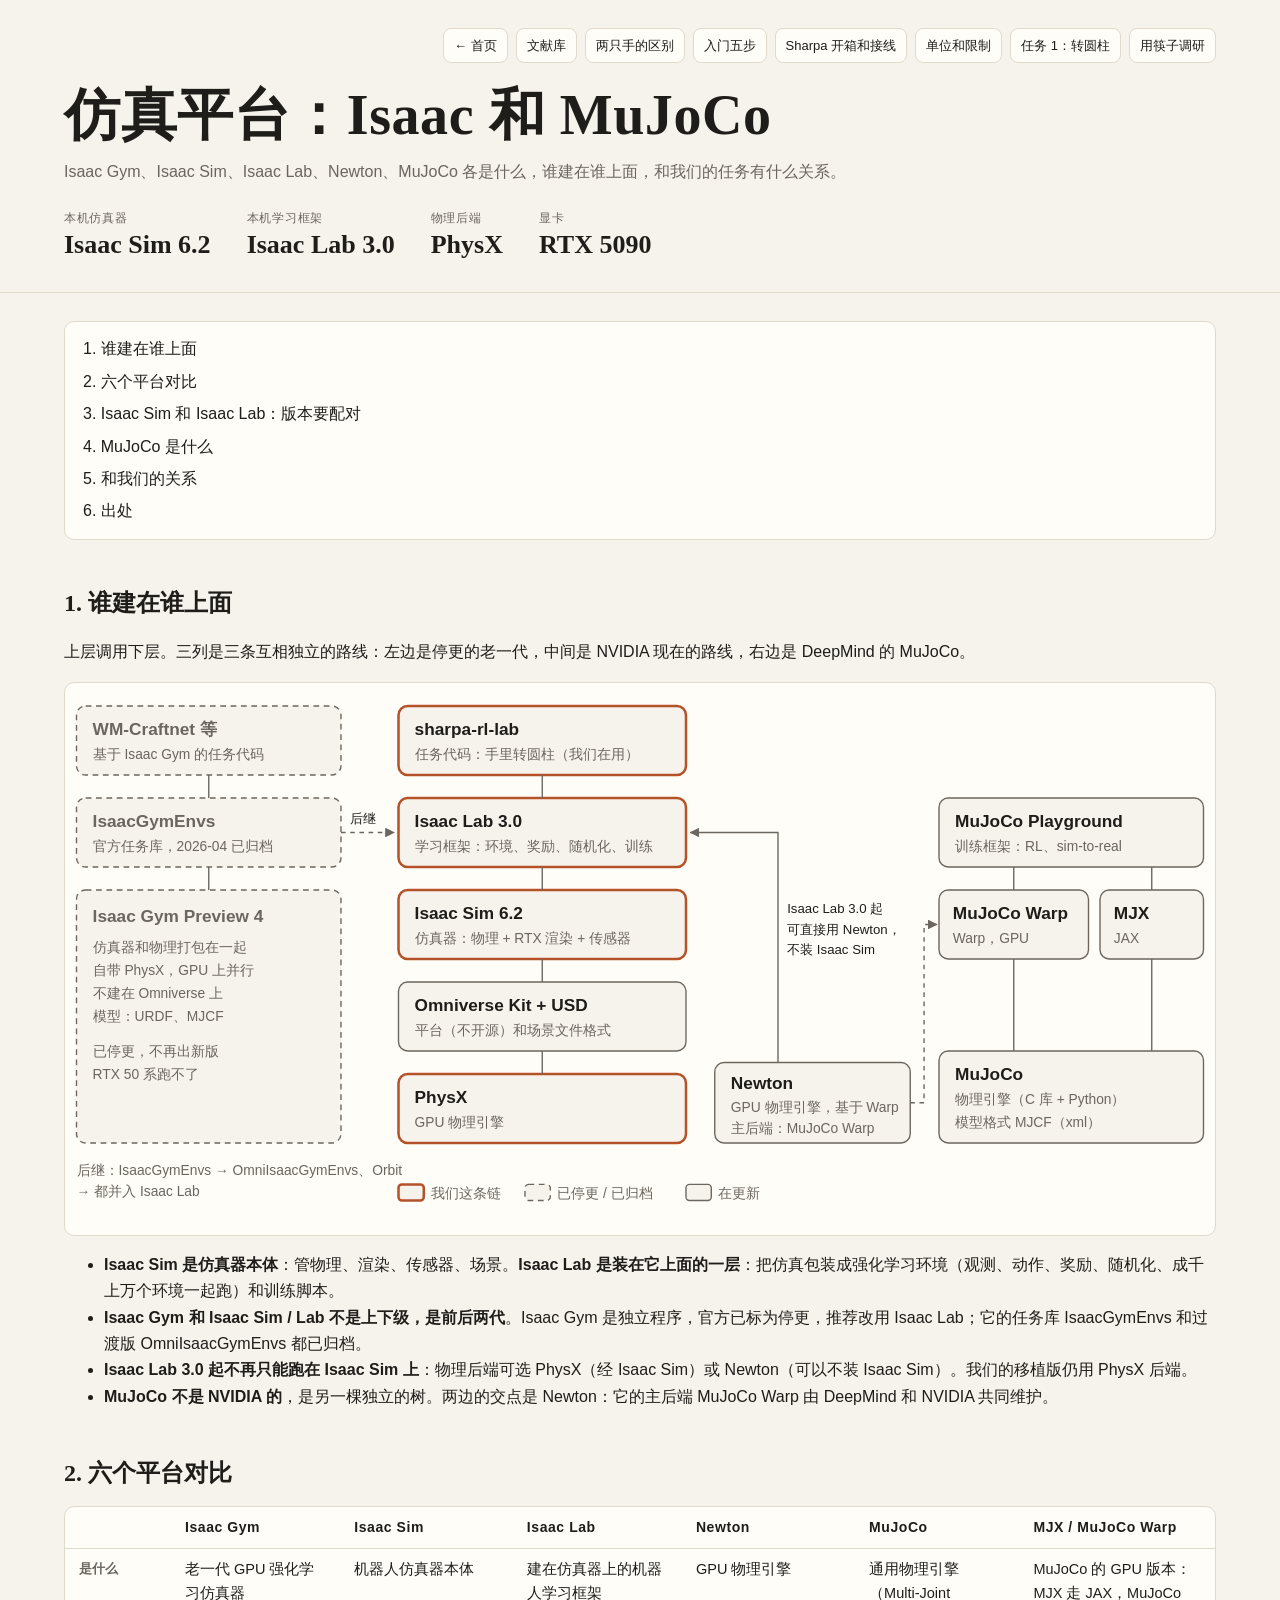
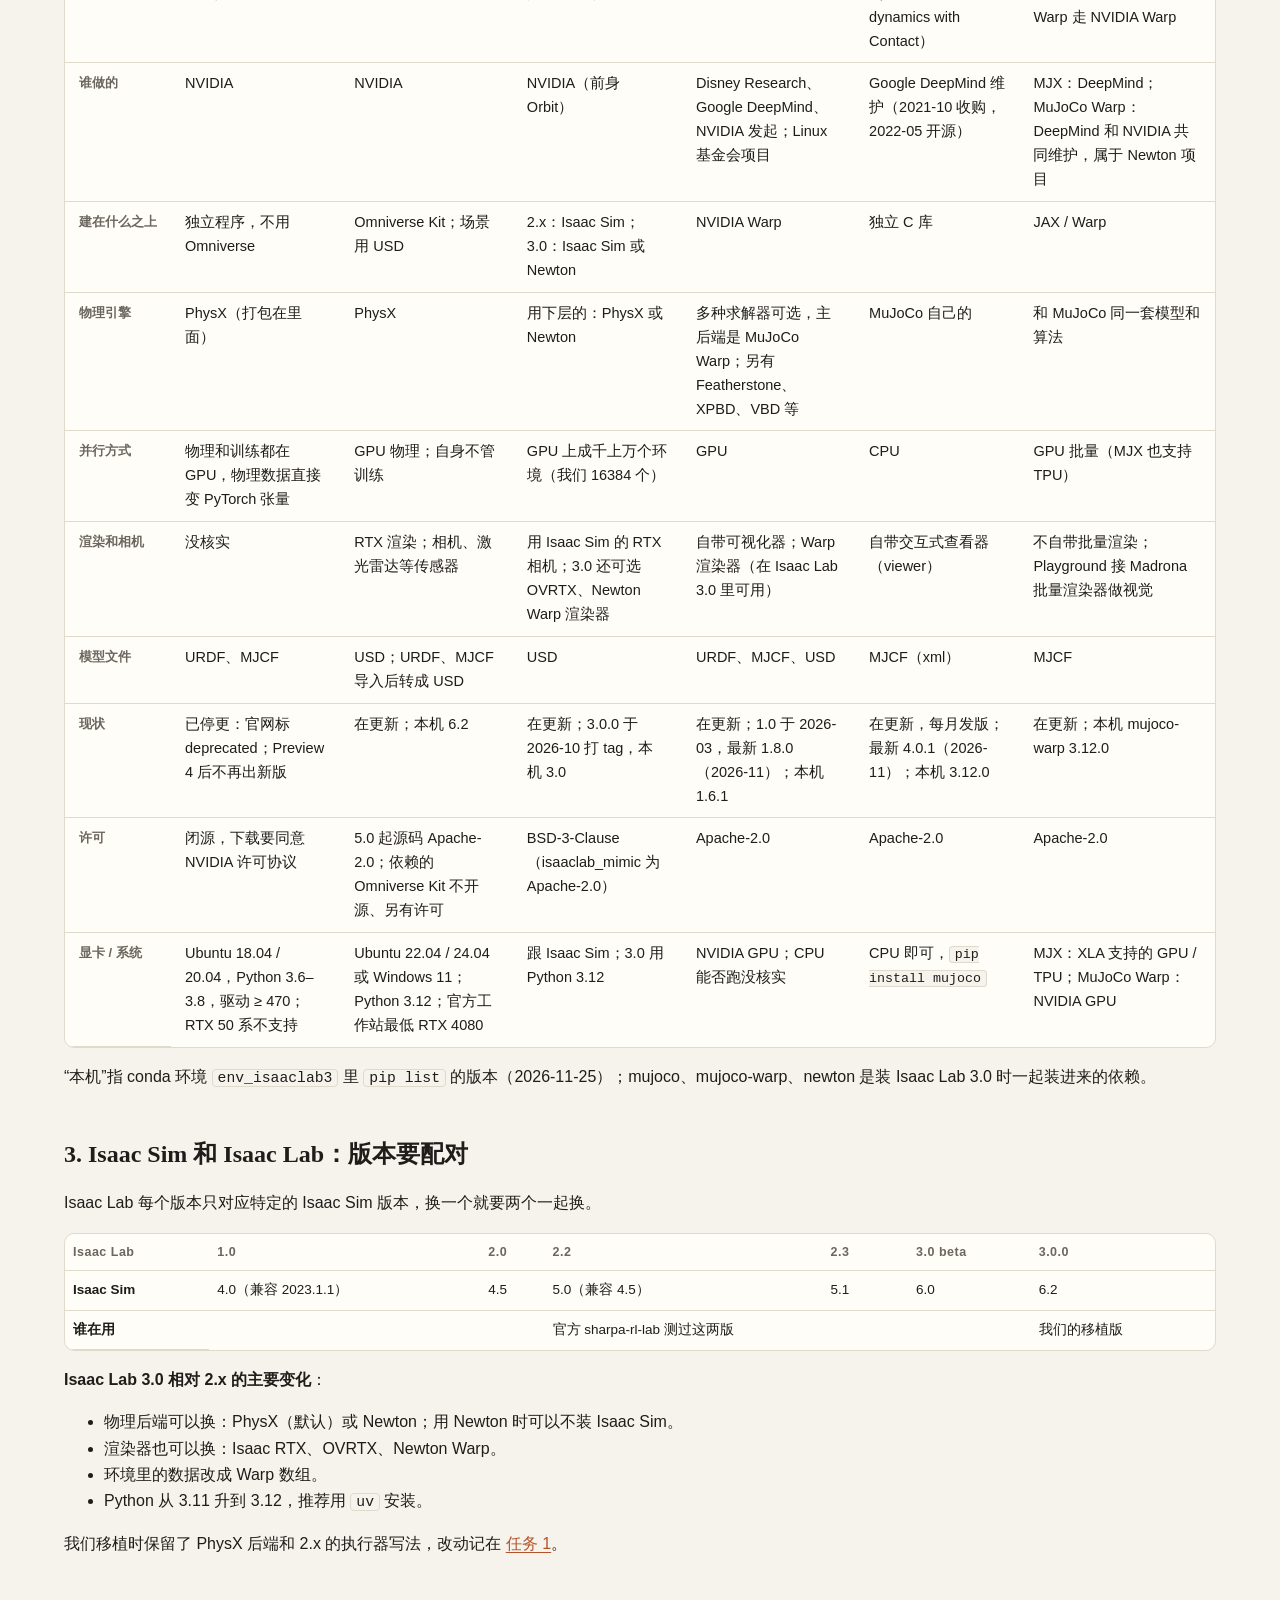
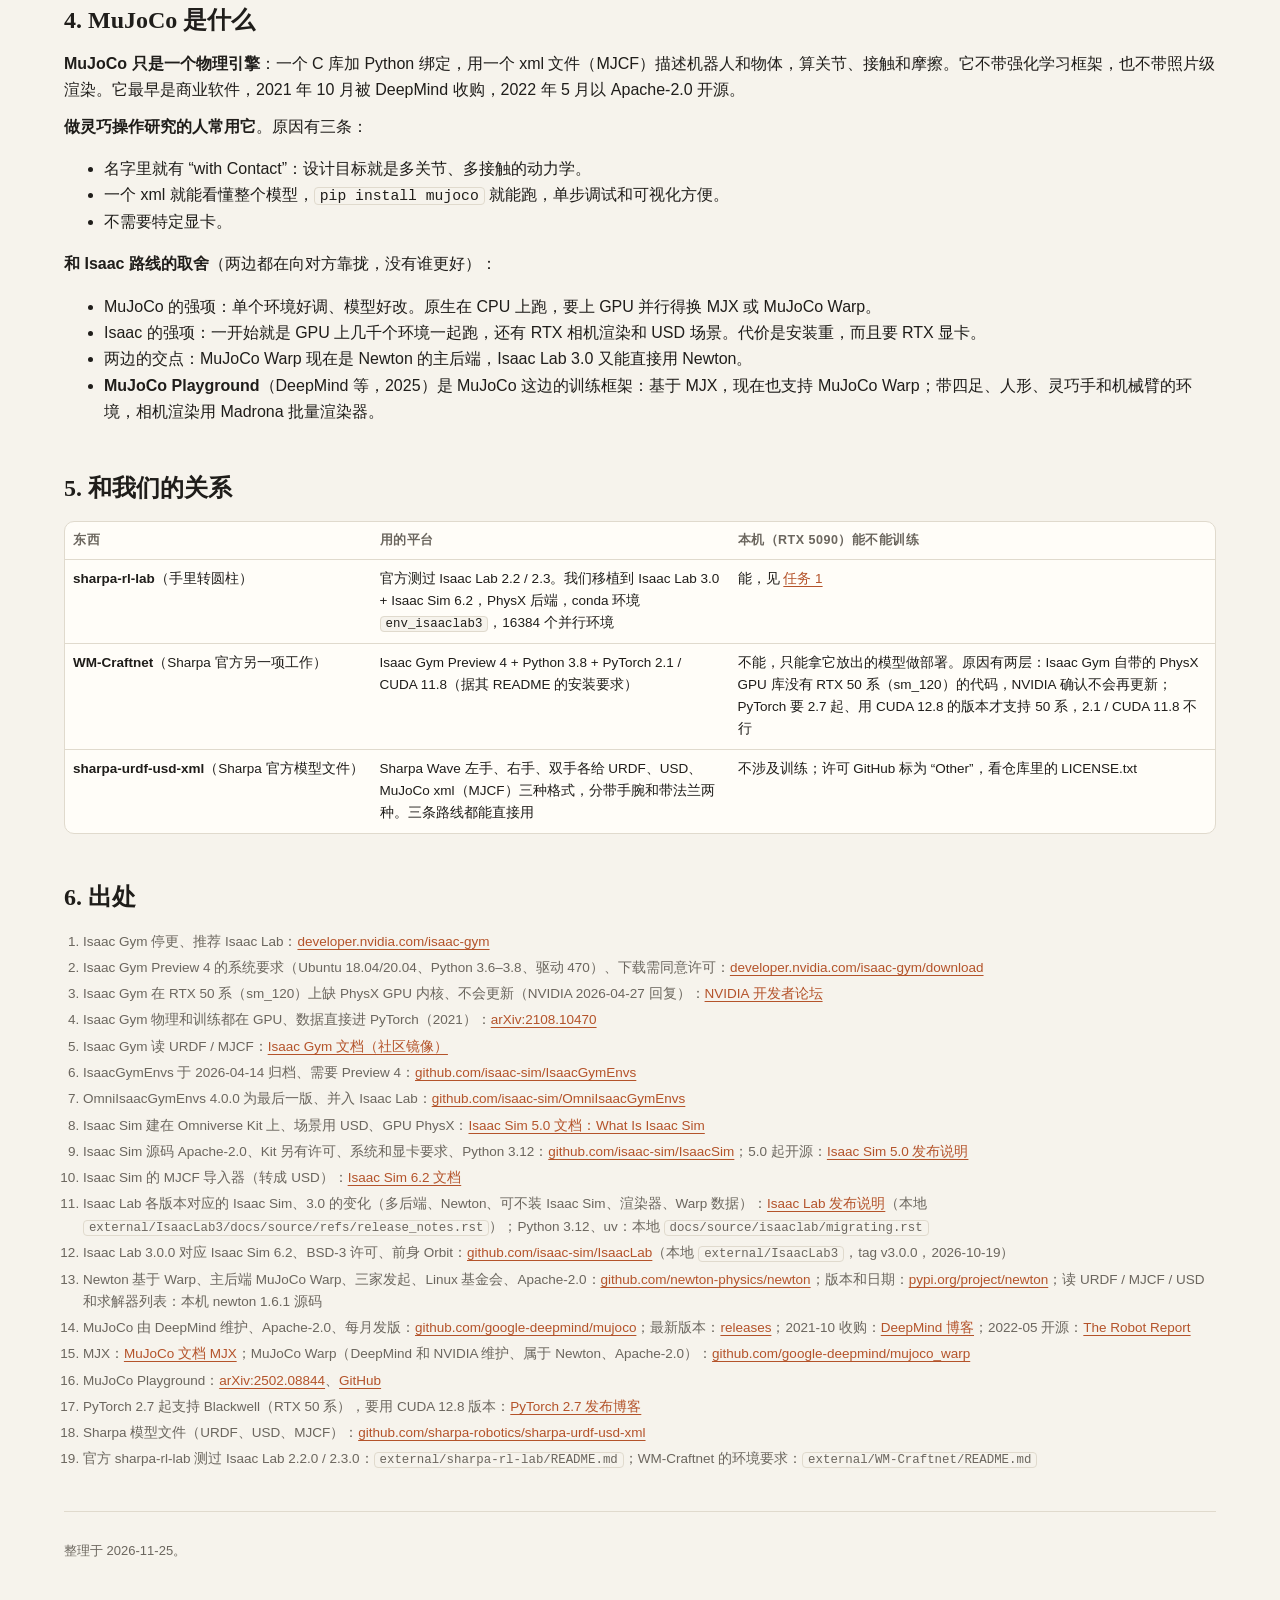
<file: sims.html>
<!doctype html>
<html lang="zh-CN">
<head>
<meta charset="utf-8">
<meta name="viewport" content="width=device-width, initial-scale=1">
<title>仿真平台 · 灵巧手</title>
<link rel="stylesheet" href="style.css">
<style>
  .diagram { overflow-x: auto; margin: 14px 0; border: 1px solid var(--line); border-radius: 10px; background: var(--surface); }
  .diagram svg { display: block; width: 100%; min-width: 760px; height: auto; }
  .diagram .box { fill: var(--bg); stroke: var(--muted); stroke-width: 1.2; }
  .diagram .ours { stroke: var(--accent); stroke-width: 2.2; }
  .diagram .old { stroke-dasharray: 5 4; }
  .diagram .t { font: 700 15px var(--sans); fill: var(--ink); }
  .diagram .s { font: 12px var(--sans); fill: var(--muted); }
  .diagram .old-t { fill: var(--muted); }
  .diagram .ln { stroke: var(--muted); stroke-width: 1.2; fill: none; }
  .diagram .dash { stroke-dasharray: 4 4; }
  .diagram .lbl { font: 11.5px var(--sans); fill: var(--ink); }
  table.cmp th[scope="row"] { white-space: nowrap; color: var(--muted); font-weight: 600; font-size: 13px; }
  table.cmp td { min-width: 150px; }
  table.cmp thead th { font-size: 14px; color: var(--ink); }
  .src { font-size: 13.5px; color: var(--muted); padding-left: 1.4em; }
  .src li { margin: 4px 0; overflow-wrap: anywhere; }
</style>
</head>
<body>
<header class="masthead">
  <div class="wrap">
    <div class="mast-top">
      <span class="mast-actions">
        <a class="ghost" href="index.html">← 首页</a>
        <a class="ghost" href="papers.html">文献库</a>
        <a class="ghost" href="compare.html">两只手的区别</a>
        <a class="ghost" href="start.html">入门五步</a>
        <a class="ghost" href="setup.html">Sharpa 开箱和接线</a>
        <a class="ghost" href="units.html">单位和限制</a>
        <a class="ghost" href="task-rotate.html">任务 1：转圆柱</a>
        <a class="ghost" href="task-chopsticks.html">用筷子调研</a>
      </span>
    </div>
    <h1>仿真平台：Isaac 和 MuJoCo</h1>
    <p class="lede">Isaac Gym、Isaac Sim、Isaac Lab、Newton、MuJoCo 各是什么，谁建在谁上面，和我们的任务有什么关系。</p>
    <dl class="stats">
      <div><dt>本机仿真器</dt><dd>Isaac Sim 6.2</dd></div>
      <div><dt>本机学习框架</dt><dd>Isaac Lab 3.0</dd></div>
      <div><dt>物理后端</dt><dd>PhysX</dd></div>
      <div><dt>显卡</dt><dd>RTX 5090</dd></div>
    </dl>
  </div>
</header>

<main class="wrap">

  <nav class="toc" aria-label="目录">
    <a href="#tree">1. 谁建在谁上面</a>
    <a href="#cmp">2. 六个平台对比</a>
    <a href="#pair">3. Isaac Sim 和 Isaac Lab：版本要配对</a>
    <a href="#mujoco">4. MuJoCo 是什么</a>
    <a href="#ours">5. 和我们的关系</a>
    <a href="#src">6. 出处</a>
  </nav>

  <section id="tree">
    <h2>1. 谁建在谁上面</h2>
    <p>上层调用下层。三列是三条互相独立的路线：左边是停更的老一代，中间是 NVIDIA 现在的路线，右边是 DeepMind 的 MuJoCo。</p>
    <div class="diagram">
      <svg viewBox="0 0 1000 480" role="img" aria-label="仿真平台层级图：左列 Isaac Gym（已停更），中列 PhysX、Omniverse Kit 和 USD、Isaac Sim、Isaac Lab、sharpa-rl-lab 自下而上，Newton 可直接接 Isaac Lab；右列 MuJoCo、MJX 和 MuJoCo Warp、MuJoCo Playground。">
        <defs>
          <marker id="ah" viewBox="0 0 10 10" refX="9" refY="5" markerWidth="7" markerHeight="7" orient="auto-start-reverse"><path d="M0 0L10 5L0 10z" fill="var(--muted)"/></marker>
        </defs>

        <!-- 左列：Isaac Gym（老一代） -->
        <rect class="box old" x="10" y="20" width="230" height="60" rx="8"/>
        <text class="t old-t" x="24" y="45">WM-Craftnet 等</text>
        <text class="s" x="24" y="66">基于 Isaac Gym 的任务代码</text>
        <rect class="box old" x="10" y="100" width="230" height="60" rx="8"/>
        <text class="t old-t" x="24" y="125">IsaacGymEnvs</text>
        <text class="s" x="24" y="146">官方任务库，2026-04 已归档</text>
        <rect class="box old" x="10" y="180" width="230" height="220" rx="8"/>
        <text class="t old-t" x="24" y="208">Isaac Gym Preview 4</text>
        <text class="s" x="24" y="234">仿真器和物理打包在一起</text>
        <text class="s" x="24" y="254">自带 PhysX，GPU 上并行</text>
        <text class="s" x="24" y="274">不建在 Omniverse 上</text>
        <text class="s" x="24" y="294">模型：URDF、MJCF</text>
        <text class="s" x="24" y="324">已停更，不再出新版</text>
        <text class="s" x="24" y="344">RTX 50 系跑不了</text>
        <line class="ln" x1="125" y1="80" x2="125" y2="100"/>
        <line class="ln" x1="125" y1="160" x2="125" y2="180"/>
        <text class="s" x="10" y="428">后继：IsaacGymEnvs → OmniIsaacGymEnvs、Orbit</text>
        <text class="s" x="10" y="446">→ 都并入 Isaac Lab</text>
        <path class="ln dash" d="M240 130 H286" marker-end="url(#ah)"/>
        <text class="lbl" x="248" y="122">后继</text>

        <!-- 中列：NVIDIA 现在的路线 -->
        <rect class="box ours" x="290" y="20" width="250" height="60" rx="8"/>
        <text class="t" x="304" y="45">sharpa-rl-lab</text>
        <text class="s" x="304" y="66">任务代码：手里转圆柱（我们在用）</text>
        <rect class="box ours" x="290" y="100" width="250" height="60" rx="8"/>
        <text class="t" x="304" y="125">Isaac Lab 3.0</text>
        <text class="s" x="304" y="146">学习框架：环境、奖励、随机化、训练</text>
        <rect class="box ours" x="290" y="180" width="250" height="60" rx="8"/>
        <text class="t" x="304" y="205">Isaac Sim 6.2</text>
        <text class="s" x="304" y="226">仿真器：物理 + RTX 渲染 + 传感器</text>
        <rect class="box" x="290" y="260" width="250" height="60" rx="8"/>
        <text class="t" x="304" y="285">Omniverse Kit + USD</text>
        <text class="s" x="304" y="306">平台（不开源）和场景文件格式</text>
        <rect class="box ours" x="290" y="340" width="250" height="60" rx="8"/>
        <text class="t" x="304" y="365">PhysX</text>
        <text class="s" x="304" y="386">GPU 物理引擎</text>
        <line class="ln" x1="415" y1="80" x2="415" y2="100"/>
        <line class="ln" x1="415" y1="160" x2="415" y2="180"/>
        <line class="ln" x1="415" y1="240" x2="415" y2="260"/>
        <line class="ln" x1="415" y1="320" x2="415" y2="340"/>

        <!-- Newton -->
        <rect class="box" x="565" y="330" width="170" height="70" rx="8"/>
        <text class="t" x="579" y="353">Newton</text>
        <text class="s" x="579" y="373">GPU 物理引擎，基于 Warp</text>
        <text class="s" x="579" y="391">主后端：MuJoCo Warp</text>
        <path class="ln" d="M620 330 V130 H544" marker-end="url(#ah)"/>
        <text class="lbl" x="628" y="200">Isaac Lab 3.0 起</text>
        <text class="lbl" x="628" y="218">可直接用 Newton，</text>
        <text class="lbl" x="628" y="236">不装 Isaac Sim</text>

        <!-- 右列：MuJoCo -->
        <rect class="box" x="760" y="100" width="230" height="60" rx="8"/>
        <text class="t" x="774" y="125">MuJoCo Playground</text>
        <text class="s" x="774" y="146">训练框架：RL、sim-to-real</text>
        <rect class="box" x="760" y="180" width="130" height="60" rx="8"/>
        <text class="t" x="772" y="205">MuJoCo Warp</text>
        <text class="s" x="772" y="226">Warp，GPU</text>
        <rect class="box" x="900" y="180" width="90" height="60" rx="8"/>
        <text class="t" x="912" y="205">MJX</text>
        <text class="s" x="912" y="226">JAX</text>
        <rect class="box" x="760" y="320" width="230" height="80" rx="8"/>
        <text class="t" x="774" y="345">MuJoCo</text>
        <text class="s" x="774" y="366">物理引擎（C 库 + Python）</text>
        <text class="s" x="774" y="386">模型格式 MJCF（xml）</text>
        <line class="ln" x1="825" y1="160" x2="825" y2="180"/>
        <line class="ln" x1="945" y1="160" x2="945" y2="180"/>
        <line class="ln" x1="825" y1="240" x2="825" y2="320"/>
        <line class="ln" x1="945" y1="240" x2="945" y2="320"/>
        <path class="ln dash" d="M735 365 H747 V210 H758" marker-end="url(#ah)"/>

        <!-- 图例 -->
        <rect class="box ours" x="290" y="436" width="22" height="14" rx="3"/>
        <text class="s" x="318" y="448">我们这条链</text>
        <rect class="box old" x="400" y="436" width="22" height="14" rx="3"/>
        <text class="s" x="428" y="448">已停更 / 已归档</text>
        <rect class="box" x="540" y="436" width="22" height="14" rx="3"/>
        <text class="s" x="568" y="448">在更新</text>
      </svg>
    </div>
    <ul>
      <li><strong>Isaac Sim 是仿真器本体</strong>：管物理、渲染、传感器、场景。<strong>Isaac Lab 是装在它上面的一层</strong>：把仿真包装成强化学习环境（观测、动作、奖励、随机化、成千上万个环境一起跑）和训练脚本。</li>
      <li><strong>Isaac Gym 和 Isaac Sim / Lab 不是上下级，是前后两代</strong>。Isaac Gym 是独立程序，官方已标为停更，推荐改用 Isaac Lab；它的任务库 IsaacGymEnvs 和过渡版 OmniIsaacGymEnvs 都已归档。</li>
      <li><strong>Isaac Lab 3.0 起不再只能跑在 Isaac Sim 上</strong>：物理后端可选 PhysX（经 Isaac Sim）或 Newton（可以不装 Isaac Sim）。我们的移植版仍用 PhysX 后端。</li>
      <li><strong>MuJoCo 不是 NVIDIA 的</strong>，是另一棵独立的树。两边的交点是 Newton：它的主后端 MuJoCo Warp 由 DeepMind 和 NVIDIA 共同维护。</li>
    </ul>
  </section>

  <section id="cmp">
    <h2>2. 六个平台对比</h2>
    <div class="tablewrap">
      <table class="cmp">
        <thead><tr><th></th><th>Isaac Gym</th><th>Isaac Sim</th><th>Isaac Lab</th><th>Newton</th><th>MuJoCo</th><th>MJX / MuJoCo Warp</th></tr></thead>
        <tbody>
          <tr><th scope="row">是什么</th>
            <td>老一代 GPU 强化学习仿真器</td>
            <td>机器人仿真器本体</td>
            <td>建在仿真器上的机器人学习框架</td>
            <td>GPU 物理引擎</td>
            <td>通用物理引擎（Multi-Joint dynamics with Contact）</td>
            <td>MuJoCo 的 GPU 版本：MJX 走 JAX，MuJoCo Warp 走 NVIDIA Warp</td></tr>
          <tr><th scope="row">谁做的</th>
            <td>NVIDIA</td>
            <td>NVIDIA</td>
            <td>NVIDIA（前身 Orbit）</td>
            <td>Disney Research、Google DeepMind、NVIDIA 发起；Linux 基金会项目</td>
            <td>Google DeepMind 维护（2021-10 收购，2022-05 开源）</td>
            <td>MJX：DeepMind；MuJoCo Warp：DeepMind 和 NVIDIA 共同维护，属于 Newton 项目</td></tr>
          <tr><th scope="row">建在什么之上</th>
            <td>独立程序，不用 Omniverse</td>
            <td>Omniverse Kit；场景用 USD</td>
            <td>2.x：Isaac Sim；3.0：Isaac Sim 或 Newton</td>
            <td>NVIDIA Warp</td>
            <td>独立 C 库</td>
            <td>JAX / Warp</td></tr>
          <tr><th scope="row">物理引擎</th>
            <td>PhysX（打包在里面）</td>
            <td>PhysX</td>
            <td>用下层的：PhysX 或 Newton</td>
            <td>多种求解器可选，主后端是 MuJoCo Warp；另有 Featherstone、XPBD、VBD 等</td>
            <td>MuJoCo 自己的</td>
            <td>和 MuJoCo 同一套模型和算法</td></tr>
          <tr><th scope="row">并行方式</th>
            <td>物理和训练都在 GPU，物理数据直接变 PyTorch 张量</td>
            <td>GPU 物理；自身不管训练</td>
            <td>GPU 上成千上万个环境（我们 16384 个）</td>
            <td>GPU</td>
            <td>CPU</td>
            <td>GPU 批量（MJX 也支持 TPU）</td></tr>
          <tr><th scope="row">渲染和相机</th>
            <td>没核实</td>
            <td>RTX 渲染；相机、激光雷达等传感器</td>
            <td>用 Isaac Sim 的 RTX 相机；3.0 还可选 OVRTX、Newton Warp 渲染器</td>
            <td>自带可视化器；Warp 渲染器（在 Isaac Lab 3.0 里可用）</td>
            <td>自带交互式查看器（viewer）</td>
            <td>不自带批量渲染；Playground 接 Madrona 批量渲染器做视觉</td></tr>
          <tr><th scope="row">模型文件</th>
            <td>URDF、MJCF</td>
            <td>USD；URDF、MJCF 导入后转成 USD</td>
            <td>USD</td>
            <td>URDF、MJCF、USD</td>
            <td>MJCF（xml）</td>
            <td>MJCF</td></tr>
          <tr><th scope="row">现状</th>
            <td>已停更：官网标 deprecated；Preview 4 后不再出新版</td>
            <td>在更新；本机 6.2</td>
            <td>在更新；3.0.0 于 2026-10 打 tag，本机 3.0</td>
            <td>在更新；1.0 于 2026-03，最新 1.8.0（2026-11）；本机 1.6.1</td>
            <td>在更新，每月发版；最新 4.0.1（2026-11）；本机 3.12.0</td>
            <td>在更新；本机 mujoco-warp 3.12.0</td></tr>
          <tr><th scope="row">许可</th>
            <td>闭源，下载要同意 NVIDIA 许可协议</td>
            <td>5.0 起源码 Apache-2.0；依赖的 Omniverse Kit 不开源、另有许可</td>
            <td>BSD-3-Clause（isaaclab_mimic 为 Apache-2.0）</td>
            <td>Apache-2.0</td>
            <td>Apache-2.0</td>
            <td>Apache-2.0</td></tr>
          <tr><th scope="row">显卡 / 系统</th>
            <td>Ubuntu 18.04 / 20.04，Python 3.6–3.8，驱动 ≥ 470；RTX 50 系不支持</td>
            <td>Ubuntu 22.04 / 24.04 或 Windows 11；Python 3.12；官方工作站最低 RTX 4080</td>
            <td>跟 Isaac Sim；3.0 用 Python 3.12</td>
            <td>NVIDIA GPU；CPU 能否跑没核实</td>
            <td>CPU 即可，<code>pip install mujoco</code></td>
            <td>MJX：XLA 支持的 GPU / TPU；MuJoCo Warp：NVIDIA GPU</td></tr>
        </tbody>
      </table>
    </div>
    <p>“本机”指 conda 环境 <code>env_isaaclab3</code> 里 <code>pip list</code> 的版本（2026-11-25）；mujoco、mujoco-warp、newton 是装 Isaac Lab 3.0 时一起装进来的依赖。</p>
  </section>

  <section id="pair">
    <h2>3. Isaac Sim 和 Isaac Lab：版本要配对</h2>
    <p>Isaac Lab 每个版本只对应特定的 Isaac Sim 版本，换一个就要两个一起换。</p>
    <div class="tablewrap">
      <table class="dense">
        <thead><tr><th>Isaac Lab</th><th>1.0</th><th>2.0</th><th>2.2</th><th>2.3</th><th>3.0 beta</th><th>3.0.0</th></tr></thead>
        <tbody>
          <tr><th scope="row">Isaac Sim</th><td>4.0（兼容 2023.1.1）</td><td>4.5</td><td>5.0（兼容 4.5）</td><td>5.1</td><td>6.0</td><td>6.2</td></tr>
          <tr><th scope="row">谁在用</th><td></td><td></td><td colspan="2">官方 sharpa-rl-lab 测过这两版</td><td></td><td>我们的移植版</td></tr>
        </tbody>
      </table>
    </div>
    <p><strong>Isaac Lab 3.0 相对 2.x 的主要变化</strong>：</p>
    <ul>
      <li>物理后端可以换：PhysX（默认）或 Newton；用 Newton 时可以不装 Isaac Sim。</li>
      <li>渲染器也可以换：Isaac RTX、OVRTX、Newton Warp。</li>
      <li>环境里的数据改成 Warp 数组。</li>
      <li>Python 从 3.11 升到 3.12，推荐用 <code>uv</code> 安装。</li>
    </ul>
    <p>我们移植时保留了 PhysX 后端和 2.x 的执行器写法，改动记在 <a href="task-rotate.html">任务 1</a>。</p>
  </section>

  <section id="mujoco">
    <h2>4. MuJoCo 是什么</h2>
    <div class="explain">
      <p><strong>MuJoCo 只是一个物理引擎</strong>：一个 C 库加 Python 绑定，用一个 xml 文件（MJCF）描述机器人和物体，算关节、接触和摩擦。它不带强化学习框架，也不带照片级渲染。它最早是商业软件，2021 年 10 月被 DeepMind 收购，2022 年 5 月以 Apache-2.0 开源。</p>
      <p><strong>做灵巧操作研究的人常用它</strong>。原因有三条：</p>
      <ul>
        <li>名字里就有 “with Contact”：设计目标就是多关节、多接触的动力学。</li>
        <li>一个 xml 就能看懂整个模型，<code>pip install mujoco</code> 就能跑，单步调试和可视化方便。</li>
        <li>不需要特定显卡。</li>
      </ul>
      <p><strong>和 Isaac 路线的取舍</strong>（两边都在向对方靠拢，没有谁更好）：</p>
      <ul>
        <li>MuJoCo 的强项：单个环境好调、模型好改。原生在 CPU 上跑，要上 GPU 并行得换 MJX 或 MuJoCo Warp。</li>
        <li>Isaac 的强项：一开始就是 GPU 上几千个环境一起跑，还有 RTX 相机渲染和 USD 场景。代价是安装重，而且要 RTX 显卡。</li>
        <li>两边的交点：MuJoCo Warp 现在是 Newton 的主后端，Isaac Lab 3.0 又能直接用 Newton。</li>
        <li><strong>MuJoCo Playground</strong>（DeepMind 等，2025）是 MuJoCo 这边的训练框架：基于 MJX，现在也支持 MuJoCo Warp；带四足、人形、灵巧手和机械臂的环境，相机渲染用 Madrona 批量渲染器。</li>
      </ul>
    </div>
  </section>

  <section id="ours">
    <h2>5. 和我们的关系</h2>
    <div class="tablewrap">
      <table class="dense">
        <thead><tr><th>东西</th><th>用的平台</th><th>本机（RTX 5090）能不能训练</th></tr></thead>
        <tbody>
          <tr><td><strong>sharpa-rl-lab</strong>（手里转圆柱）</td>
            <td class="w">官方测过 Isaac Lab 2.2 / 2.3。我们移植到 Isaac Lab 3.0 + Isaac Sim 6.2，PhysX 后端，conda 环境 <code>env_isaaclab3</code>，16384 个并行环境</td>
            <td class="w">能，见 <a href="task-rotate.html">任务 1</a></td></tr>
          <tr><td><strong>WM-Craftnet</strong>（Sharpa 官方另一项工作）</td>
            <td class="w">Isaac Gym Preview 4 + Python 3.8 + PyTorch 2.1 / CUDA 11.8（据其 README 的安装要求）</td>
            <td class="w">不能，只能拿它放出的模型做部署。原因有两层：Isaac Gym 自带的 PhysX GPU 库没有 RTX 50 系（sm_120）的代码，NVIDIA 确认不会再更新；PyTorch 要 2.7 起、用 CUDA 12.8 的版本才支持 50 系，2.1 / CUDA 11.8 不行</td></tr>
          <tr><td><strong>sharpa-urdf-usd-xml</strong>（Sharpa 官方模型文件）</td>
            <td class="w">Sharpa Wave 左手、右手、双手各给 URDF、USD、MuJoCo xml（MJCF）三种格式，分带手腕和带法兰两种。三条路线都能直接用</td>
            <td class="w">不涉及训练；许可 GitHub 标为 “Other”，看仓库里的 LICENSE.txt</td></tr>
        </tbody>
      </table>
    </div>
  </section>

  <section id="src">
    <h2>6. 出处</h2>
    <ol class="src">
      <li>Isaac Gym 停更、推荐 Isaac Lab：<a href="https://developer.nvidia.com/isaac-gym" target="_blank" rel="noopener">developer.nvidia.com/isaac-gym</a></li>
      <li>Isaac Gym Preview 4 的系统要求（Ubuntu 18.04/20.04、Python 3.6–3.8、驱动 470）、下载需同意许可：<a href="https://developer.nvidia.com/isaac-gym/download" target="_blank" rel="noopener">developer.nvidia.com/isaac-gym/download</a></li>
      <li>Isaac Gym 在 RTX 50 系（sm_120）上缺 PhysX GPU 内核、不会更新（NVIDIA 2026-04-27 回复）：<a href="https://forums.developer.nvidia.com/t/isaac-gym-preview-4-incompatible-with-rtx-5080-blackwell-sm-120-libphysxgpu-64-so-missing-sm-120-kernels/367941" target="_blank" rel="noopener">NVIDIA 开发者论坛</a></li>
      <li>Isaac Gym 物理和训练都在 GPU、数据直接进 PyTorch（2021）：<a href="https://arxiv.org/abs/2108.10470" target="_blank" rel="noopener">arXiv:2108.10470</a></li>
      <li>Isaac Gym 读 URDF / MJCF：<a href="https://lequn-f.github.io/isaacgym/programming/assets.html" target="_blank" rel="noopener">Isaac Gym 文档（社区镜像）</a></li>
      <li>IsaacGymEnvs 于 2026-04-14 归档、需要 Preview 4：<a href="https://github.com/isaac-sim/IsaacGymEnvs" target="_blank" rel="noopener">github.com/isaac-sim/IsaacGymEnvs</a></li>
      <li>OmniIsaacGymEnvs 4.0.0 为最后一版、并入 Isaac Lab：<a href="https://github.com/isaac-sim/OmniIsaacGymEnvs" target="_blank" rel="noopener">github.com/isaac-sim/OmniIsaacGymEnvs</a></li>
      <li>Isaac Sim 建在 Omniverse Kit 上、场景用 USD、GPU PhysX：<a href="https://docs.isaacsim.omniverse.nvidia.com/5.0.0/overview/overview.html" target="_blank" rel="noopener">Isaac Sim 5.0 文档：What Is Isaac Sim</a></li>
      <li>Isaac Sim 源码 Apache-2.0、Kit 另有许可、系统和显卡要求、Python 3.12：<a href="https://github.com/isaac-sim/IsaacSim" target="_blank" rel="noopener">github.com/isaac-sim/IsaacSim</a>；5.0 起开源：<a href="https://docs.isaacsim.omniverse.nvidia.com/5.0.0/overview/release_notes.html" target="_blank" rel="noopener">Isaac Sim 5.0 发布说明</a></li>
      <li>Isaac Sim 的 MJCF 导入器（转成 USD）：<a href="https://docs.isaacsim.omniverse.nvidia.com/6.2.0/importer_exporter/ext_isaacsim_asset_importer_mjcf.html" target="_blank" rel="noopener">Isaac Sim 6.2 文档</a></li>
      <li>Isaac Lab 各版本对应的 Isaac Sim、3.0 的变化（多后端、Newton、可不装 Isaac Sim、渲染器、Warp 数据）：<a href="https://github.com/isaac-sim/IsaacLab/releases" target="_blank" rel="noopener">Isaac Lab 发布说明</a>（本地 <code>external/IsaacLab3/docs/source/refs/release_notes.rst</code>）；Python 3.12、uv：本地 <code>docs/source/isaaclab/migrating.rst</code></li>
      <li>Isaac Lab 3.0.0 对应 Isaac Sim 6.2、BSD-3 许可、前身 Orbit：<a href="https://github.com/isaac-sim/IsaacLab" target="_blank" rel="noopener">github.com/isaac-sim/IsaacLab</a>（本地 <code>external/IsaacLab3</code>，tag v3.0.0，2026-10-19）</li>
      <li>Newton 基于 Warp、主后端 MuJoCo Warp、三家发起、Linux 基金会、Apache-2.0：<a href="https://github.com/newton-physics/newton" target="_blank" rel="noopener">github.com/newton-physics/newton</a>；版本和日期：<a href="https://pypi.org/project/newton/" target="_blank" rel="noopener">pypi.org/project/newton</a>；读 URDF / MJCF / USD 和求解器列表：本机 newton 1.6.1 源码</li>
      <li>MuJoCo 由 DeepMind 维护、Apache-2.0、每月发版：<a href="https://github.com/google-deepmind/mujoco" target="_blank" rel="noopener">github.com/google-deepmind/mujoco</a>；最新版本：<a href="https://github.com/google-deepmind/mujoco/releases" target="_blank" rel="noopener">releases</a>；2021-10 收购：<a href="https://deepmind.google/blog/announcements/mujoco" target="_blank" rel="noopener">DeepMind 博客</a>；2022-05 开源：<a href="https://www.therobotreport.com/deepmind-open-source-mujoco-on-github/" target="_blank" rel="noopener">The Robot Report</a></li>
      <li>MJX：<a href="https://mujoco.readthedocs.io/en/stable/mjx.html" target="_blank" rel="noopener">MuJoCo 文档 MJX</a>；MuJoCo Warp（DeepMind 和 NVIDIA 维护、属于 Newton、Apache-2.0）：<a href="https://github.com/google-deepmind/mujoco_warp" target="_blank" rel="noopener">github.com/google-deepmind/mujoco_warp</a></li>
      <li>MuJoCo Playground：<a href="https://arxiv.org/abs/2502.08844" target="_blank" rel="noopener">arXiv:2502.08844</a>、<a href="https://github.com/google-deepmind/mujoco_playground" target="_blank" rel="noopener">GitHub</a></li>
      <li>PyTorch 2.7 起支持 Blackwell（RTX 50 系），要用 CUDA 12.8 版本：<a href="https://pytorch.org/blog/pytorch-2-7/" target="_blank" rel="noopener">PyTorch 2.7 发布博客</a></li>
      <li>Sharpa 模型文件（URDF、USD、MJCF）：<a href="https://github.com/sharpa-robotics/sharpa-urdf-usd-xml" target="_blank" rel="noopener">github.com/sharpa-robotics/sharpa-urdf-usd-xml</a></li>
      <li>官方 sharpa-rl-lab 测过 Isaac Lab 2.2.0 / 2.3.0：<code>external/sharpa-rl-lab/README.md</code>；WM-Craftnet 的环境要求：<code>external/WM-Craftnet/README.md</code></li>
    </ol>
  </section>
</main>

<footer class="wrap foot">
  整理于 2026-11-25。
</footer>
</body>
</html>
</file>
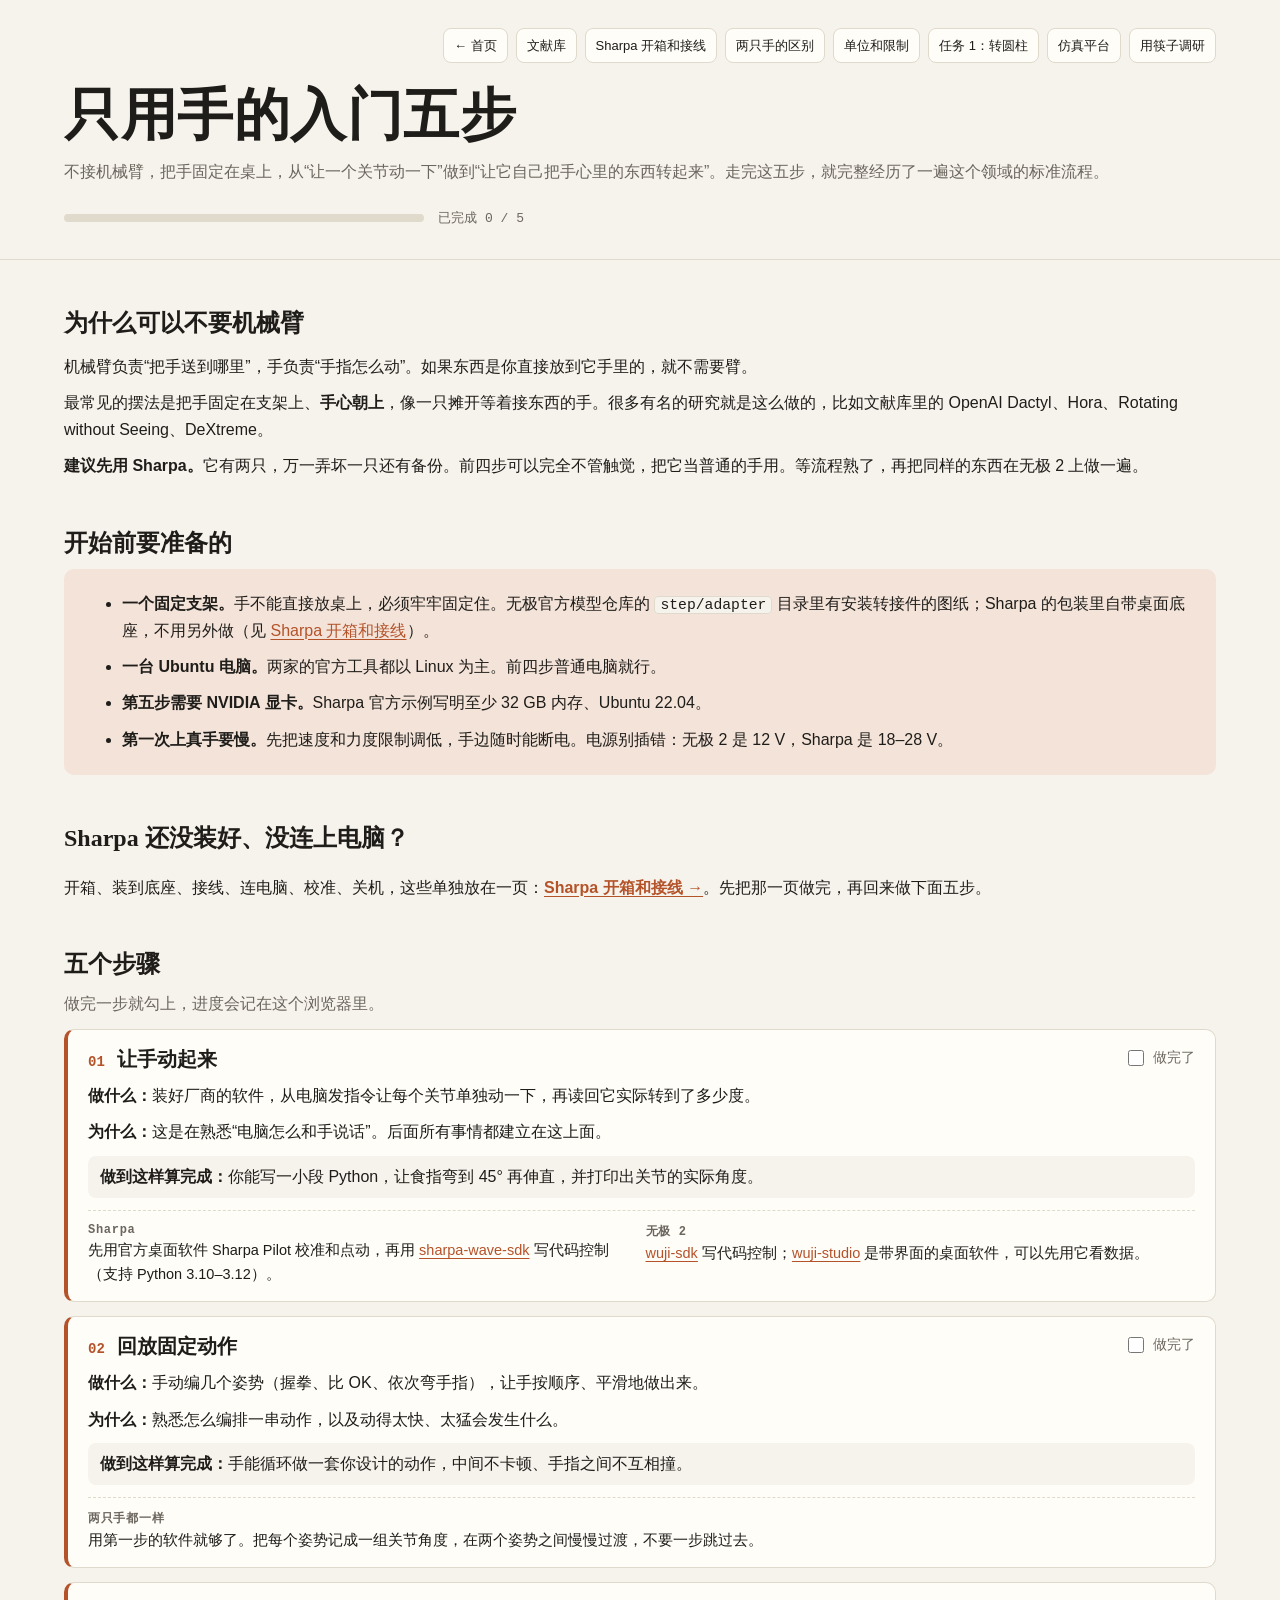
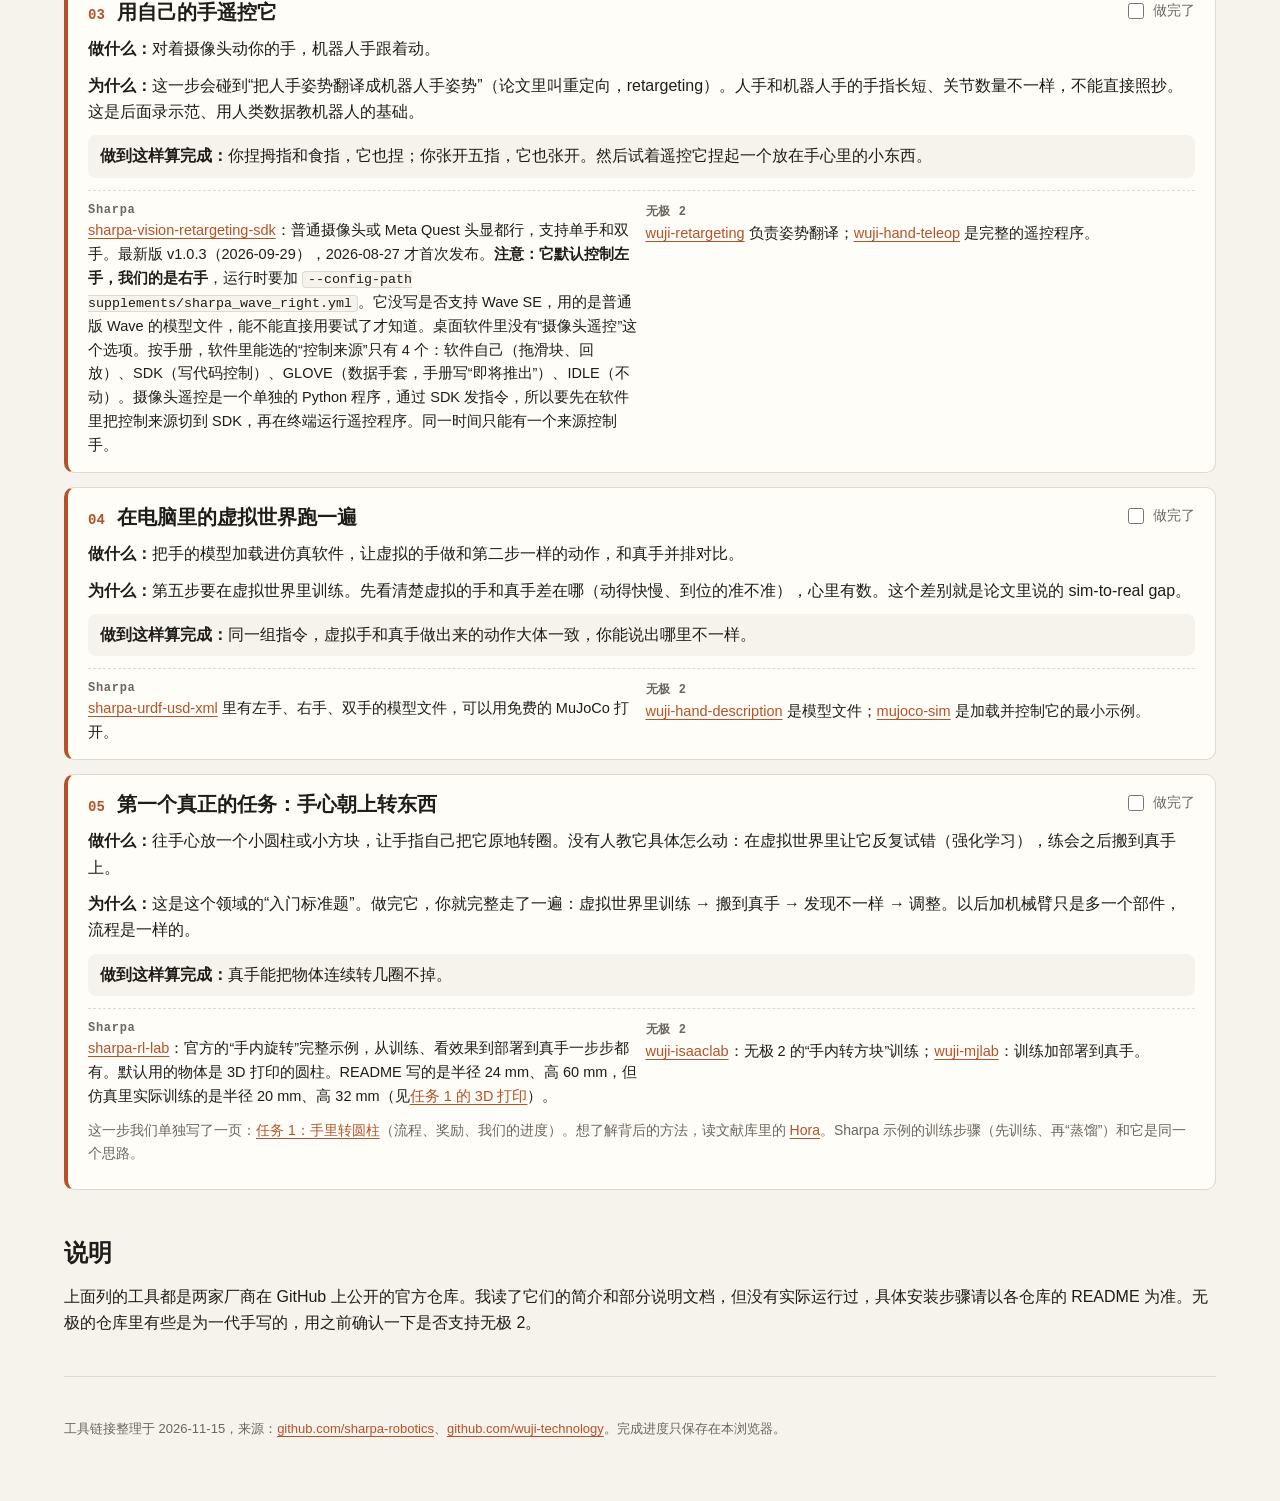
<file: start.html>
<!doctype html>
<html lang="zh-CN">
<head>
<meta charset="utf-8">
<meta name="viewport" content="width=device-width, initial-scale=1">
<title>只用手的入门五步 · 灵巧手</title>
<link rel="stylesheet" href="style.css">
</head>
<body>
<header class="masthead">
  <div class="wrap">
    <div class="mast-top">
      <span class="mast-actions">
        <a class="ghost" href="index.html">← 首页</a>
        <a class="ghost" href="papers.html">文献库</a>
        <a class="ghost" href="setup.html">Sharpa 开箱和接线</a>
        <a class="ghost" href="compare.html">两只手的区别</a>
        <a class="ghost" href="units.html">单位和限制</a>
        <a class="ghost" href="task-rotate.html">任务 1：转圆柱</a>
        <a class="ghost" href="sims.html">仿真平台</a>
        <a class="ghost" href="task-chopsticks.html">用筷子调研</a>
      </span>
    </div>
    <h1>只用手的入门五步</h1>
    <p class="lede">不接机械臂，把手固定在桌上，从“让一个关节动一下”做到“让它自己把手心里的东西转起来”。走完这五步，就完整经历了一遍这个领域的标准流程。</p>
    <div class="progress" aria-live="polite">
      <div class="bar"><i id="bar"></i></div>
      <span id="progress-text">已完成 0 / 5</span>
    </div>
  </div>
</header>

<main class="wrap">

  <section>
    <h2>为什么可以不要机械臂</h2>
    <div class="explain">
      <p>机械臂负责“把手送到哪里”，手负责“手指怎么动”。如果东西是你直接放到它手里的，就不需要臂。</p>
      <p>最常见的摆法是把手固定在支架上、<strong>手心朝上</strong>，像一只摊开等着接东西的手。很多有名的研究就是这么做的，比如文献库里的 OpenAI Dactyl、Hora、Rotating without Seeing、DeXtreme。</p>
      <p><strong>建议先用 Sharpa。</strong>它有两只，万一弄坏一只还有备份。前四步可以完全不管触觉，把它当普通的手用。等流程熟了，再把同样的东西在无极 2 上做一遍。</p>
    </div>
  </section>

  <section>
    <h2>开始前要准备的</h2>
    <div class="caveat">
      <ul>
        <li><strong>一个固定支架。</strong>手不能直接放桌上，必须牢牢固定住。无极官方模型仓库的 <code>step/adapter</code> 目录里有安装转接件的图纸；Sharpa 的包装里自带桌面底座，不用另外做（见 <a href="setup.html">Sharpa 开箱和接线</a>）。</li>
        <li><strong>一台 Ubuntu 电脑。</strong>两家的官方工具都以 Linux 为主。前四步普通电脑就行。</li>
        <li><strong>第五步需要 NVIDIA 显卡。</strong>Sharpa 官方示例写明至少 32 GB 内存、Ubuntu 22.04。</li>
        <li><strong>第一次上真手要慢。</strong>先把速度和力度限制调低，手边随时能断电。电源别插错：无极 2 是 12 V，Sharpa 是 18–28 V。</li>
      </ul>
    </div>
  </section>

  <section>
    <h2>Sharpa 还没装好、没连上电脑？</h2>
    <p>开箱、装到底座、接线、连电脑、校准、关机，这些单独放在一页：<a href="setup.html"><strong>Sharpa 开箱和接线 →</strong></a>。先把那一页做完，再回来做下面五步。</p>
  </section>

  <section>
    <h2>五个步骤</h2>
    <p class="route-note">做完一步就勾上，进度会记在这个浏览器里。</p>
    <ol class="steps" id="steps">

      <li class="step" data-step="1">
        <div class="step-head">
          <span class="step-n">01</span>
          <h3>让手动起来</h3>
          <label class="done"><input type="checkbox"> 做完了</label>
        </div>
        <p><strong>做什么：</strong>装好厂商的软件，从电脑发指令让每个关节单独动一下，再读回它实际转到了多少度。</p>
        <p><strong>为什么：</strong>这是在熟悉“电脑怎么和手说话”。后面所有事情都建立在这上面。</p>
        <p class="goal"><strong>做到这样算完成：</strong>你能写一小段 Python，让食指弯到 45° 再伸直，并打印出关节的实际角度。</p>
        <div class="tools">
          <div><b>Sharpa</b>先用官方桌面软件 Sharpa Pilot 校准和点动，再用 <a href="https://github.com/sharpa-robotics/sharpa-wave-sdk" target="_blank" rel="noopener">sharpa-wave-sdk</a> 写代码控制（支持 Python 3.10–3.12）。</div>
          <div><b>无极 2</b><a href="https://github.com/wuji-technology/wuji-sdk" target="_blank" rel="noopener">wuji-sdk</a> 写代码控制；<a href="https://github.com/wuji-technology/wuji-studio" target="_blank" rel="noopener">wuji-studio</a> 是带界面的桌面软件，可以先用它看数据。</div>
        </div>
      </li>

      <li class="step" data-step="2">
        <div class="step-head">
          <span class="step-n">02</span>
          <h3>回放固定动作</h3>
          <label class="done"><input type="checkbox"> 做完了</label>
        </div>
        <p><strong>做什么：</strong>手动编几个姿势（握拳、比 OK、依次弯手指），让手按顺序、平滑地做出来。</p>
        <p><strong>为什么：</strong>熟悉怎么编排一串动作，以及动得太快、太猛会发生什么。</p>
        <p class="goal"><strong>做到这样算完成：</strong>手能循环做一套你设计的动作，中间不卡顿、手指之间不互相撞。</p>
        <div class="tools">
          <div><b>两只手都一样</b>用第一步的软件就够了。把每个姿势记成一组关节角度，在两个姿势之间慢慢过渡，不要一步跳过去。</div>
        </div>
      </li>

      <li class="step" data-step="3">
        <div class="step-head">
          <span class="step-n">03</span>
          <h3>用自己的手遥控它</h3>
          <label class="done"><input type="checkbox"> 做完了</label>
        </div>
        <p><strong>做什么：</strong>对着摄像头动你的手，机器人手跟着动。</p>
        <p><strong>为什么：</strong>这一步会碰到“把人手姿势翻译成机器人手姿势”（论文里叫重定向，retargeting）。人手和机器人手的手指长短、关节数量不一样，不能直接照抄。这是后面录示范、用人类数据教机器人的基础。</p>
        <p class="goal"><strong>做到这样算完成：</strong>你捏拇指和食指，它也捏；你张开五指，它也张开。然后试着遥控它捏起一个放在手心里的小东西。</p>
        <div class="tools">
          <div><b>Sharpa</b><a href="https://github.com/sharpa-robotics/sharpa-vision-retargeting-sdk" target="_blank" rel="noopener">sharpa-vision-retargeting-sdk</a>：普通摄像头或 Meta Quest 头显都行，支持单手和双手。最新版 v1.0.3（2026-09-29），2026-08-27 才首次发布。<strong>注意：它默认控制左手，我们的是右手</strong>，运行时要加 <code>--config-path supplements/sharpa_wave_right.yml</code>。它没写是否支持 Wave SE，用的是普通版 Wave 的模型文件，能不能直接用要试了才知道。桌面软件里没有“摄像头遥控”这个选项。按手册，软件里能选的“控制来源”只有 4 个：软件自己（拖滑块、回放）、SDK（写代码控制）、GLOVE（数据手套，手册写“即将推出”）、IDLE（不动）。摄像头遥控是一个单独的 Python 程序，通过 SDK 发指令，所以要先在软件里把控制来源切到 SDK，再在终端运行遥控程序。同一时间只能有一个来源控制手。</div>
          <div><b>无极 2</b><a href="https://github.com/wuji-technology/wuji-retargeting" target="_blank" rel="noopener">wuji-retargeting</a> 负责姿势翻译；<a href="https://github.com/wuji-technology/wuji-hand-teleop" target="_blank" rel="noopener">wuji-hand-teleop</a> 是完整的遥控程序。</div>
        </div>
      </li>

      <li class="step" data-step="4">
        <div class="step-head">
          <span class="step-n">04</span>
          <h3>在电脑里的虚拟世界跑一遍</h3>
          <label class="done"><input type="checkbox"> 做完了</label>
        </div>
        <p><strong>做什么：</strong>把手的模型加载进仿真软件，让虚拟的手做和第二步一样的动作，和真手并排对比。</p>
        <p><strong>为什么：</strong>第五步要在虚拟世界里训练。先看清楚虚拟的手和真手差在哪（动得快慢、到位的准不准），心里有数。这个差别就是论文里说的 sim-to-real gap。</p>
        <p class="goal"><strong>做到这样算完成：</strong>同一组指令，虚拟手和真手做出来的动作大体一致，你能说出哪里不一样。</p>
        <div class="tools">
          <div><b>Sharpa</b><a href="https://github.com/sharpa-robotics/sharpa-urdf-usd-xml" target="_blank" rel="noopener">sharpa-urdf-usd-xml</a> 里有左手、右手、双手的模型文件，可以用免费的 MuJoCo 打开。</div>
          <div><b>无极 2</b><a href="https://github.com/wuji-technology/wuji-hand-description" target="_blank" rel="noopener">wuji-hand-description</a> 是模型文件；<a href="https://github.com/wuji-technology/mujoco-sim" target="_blank" rel="noopener">mujoco-sim</a> 是加载并控制它的最小示例。</div>
        </div>
      </li>

      <li class="step" data-step="5">
        <div class="step-head">
          <span class="step-n">05</span>
          <h3>第一个真正的任务：手心朝上转东西</h3>
          <label class="done"><input type="checkbox"> 做完了</label>
        </div>
        <p><strong>做什么：</strong>往手心放一个小圆柱或小方块，让手指自己把它原地转圈。没有人教它具体怎么动：在虚拟世界里让它反复试错（强化学习），练会之后搬到真手上。</p>
        <p><strong>为什么：</strong>这是这个领域的“入门标准题”。做完它，你就完整走了一遍：虚拟世界里训练 → 搬到真手 → 发现不一样 → 调整。以后加机械臂只是多一个部件，流程是一样的。</p>
        <p class="goal"><strong>做到这样算完成：</strong>真手能把物体连续转几圈不掉。</p>
        <div class="tools">
          <div><b>Sharpa</b><a href="https://github.com/sharpa-robotics/sharpa-rl-lab" target="_blank" rel="noopener">sharpa-rl-lab</a>：官方的“手内旋转”完整示例，从训练、看效果到部署到真手一步步都有。默认用的物体是 3D 打印的圆柱。README 写的是半径 24 mm、高 60 mm，但仿真里实际训练的是半径 20 mm、高 32 mm（见<a href="task-rotate.html#print">任务 1 的 3D 打印</a>）。</div>
          <div><b>无极 2</b><a href="https://github.com/wuji-technology/wuji-isaaclab" target="_blank" rel="noopener">wuji-isaaclab</a>：无极 2 的“手内转方块”训练；<a href="https://github.com/wuji-technology/wuji-mjlab" target="_blank" rel="noopener">wuji-mjlab</a>：训练加部署到真手。</div>
        </div>
        <p class="aside">这一步我们单独写了一页：<a href="task-rotate.html">任务 1：手里转圆柱</a>（流程、奖励、我们的进度）。想了解背后的方法，读文献库里的 <a href="index.html#p-2210.04887">Hora</a>。Sharpa 示例的训练步骤（先训练、再“蒸馏”）和它是同一个思路。</p>
      </li>
    </ol>
  </section>

  <section>
    <h2>说明</h2>
    <div class="explain">
      <p>上面列的工具都是两家厂商在 GitHub 上公开的官方仓库。我读了它们的简介和部分说明文档，但没有实际运行过，具体安装步骤请以各仓库的 README 为准。无极的仓库里有些是为一代手写的，用之前确认一下是否支持无极 2。</p>
    </div>
  </section>
</main>

<footer class="wrap foot">
  <p>工具链接整理于 2026-11-15，来源：<a href="https://github.com/sharpa-robotics" target="_blank" rel="noopener">github.com/sharpa-robotics</a>、<a href="https://github.com/wuji-technology" target="_blank" rel="noopener">github.com/wuji-technology</a>。完成进度只保存在本浏览器。</p>
</footer>

<script>
(function () {
  'use strict';
  function load(k, d) { try { var v = JSON.parse(localStorage.getItem(k)); return v == null ? d : v; } catch (e) { return d; } }
  function save(k, v) { try { localStorage.setItem(k, JSON.stringify(v)); } catch (e) {} }

  var done = load('hand.steps', {});
  var steps = document.querySelectorAll('.step');
  function refresh() {
    var n = 0;
    Array.prototype.forEach.call(steps, function (s) {
      var on = !!done[s.dataset.step];
      s.classList.toggle('is-done', on);
      s.querySelector('input').checked = on;
      if (on) n++;
    });
    document.getElementById('bar').style.width = (n / steps.length * 100) + '%';
    document.getElementById('progress-text').textContent = '已完成 ' + n + ' / ' + steps.length;
  }
  Array.prototype.forEach.call(steps, function (s) {
    s.querySelector('input').addEventListener('change', function (e) {
      if (e.target.checked) done[s.dataset.step] = 1; else delete done[s.dataset.step];
      save('hand.steps', done);
      refresh();
    });
  });
  refresh();
})();
</script>
</body>
</html>
</file>
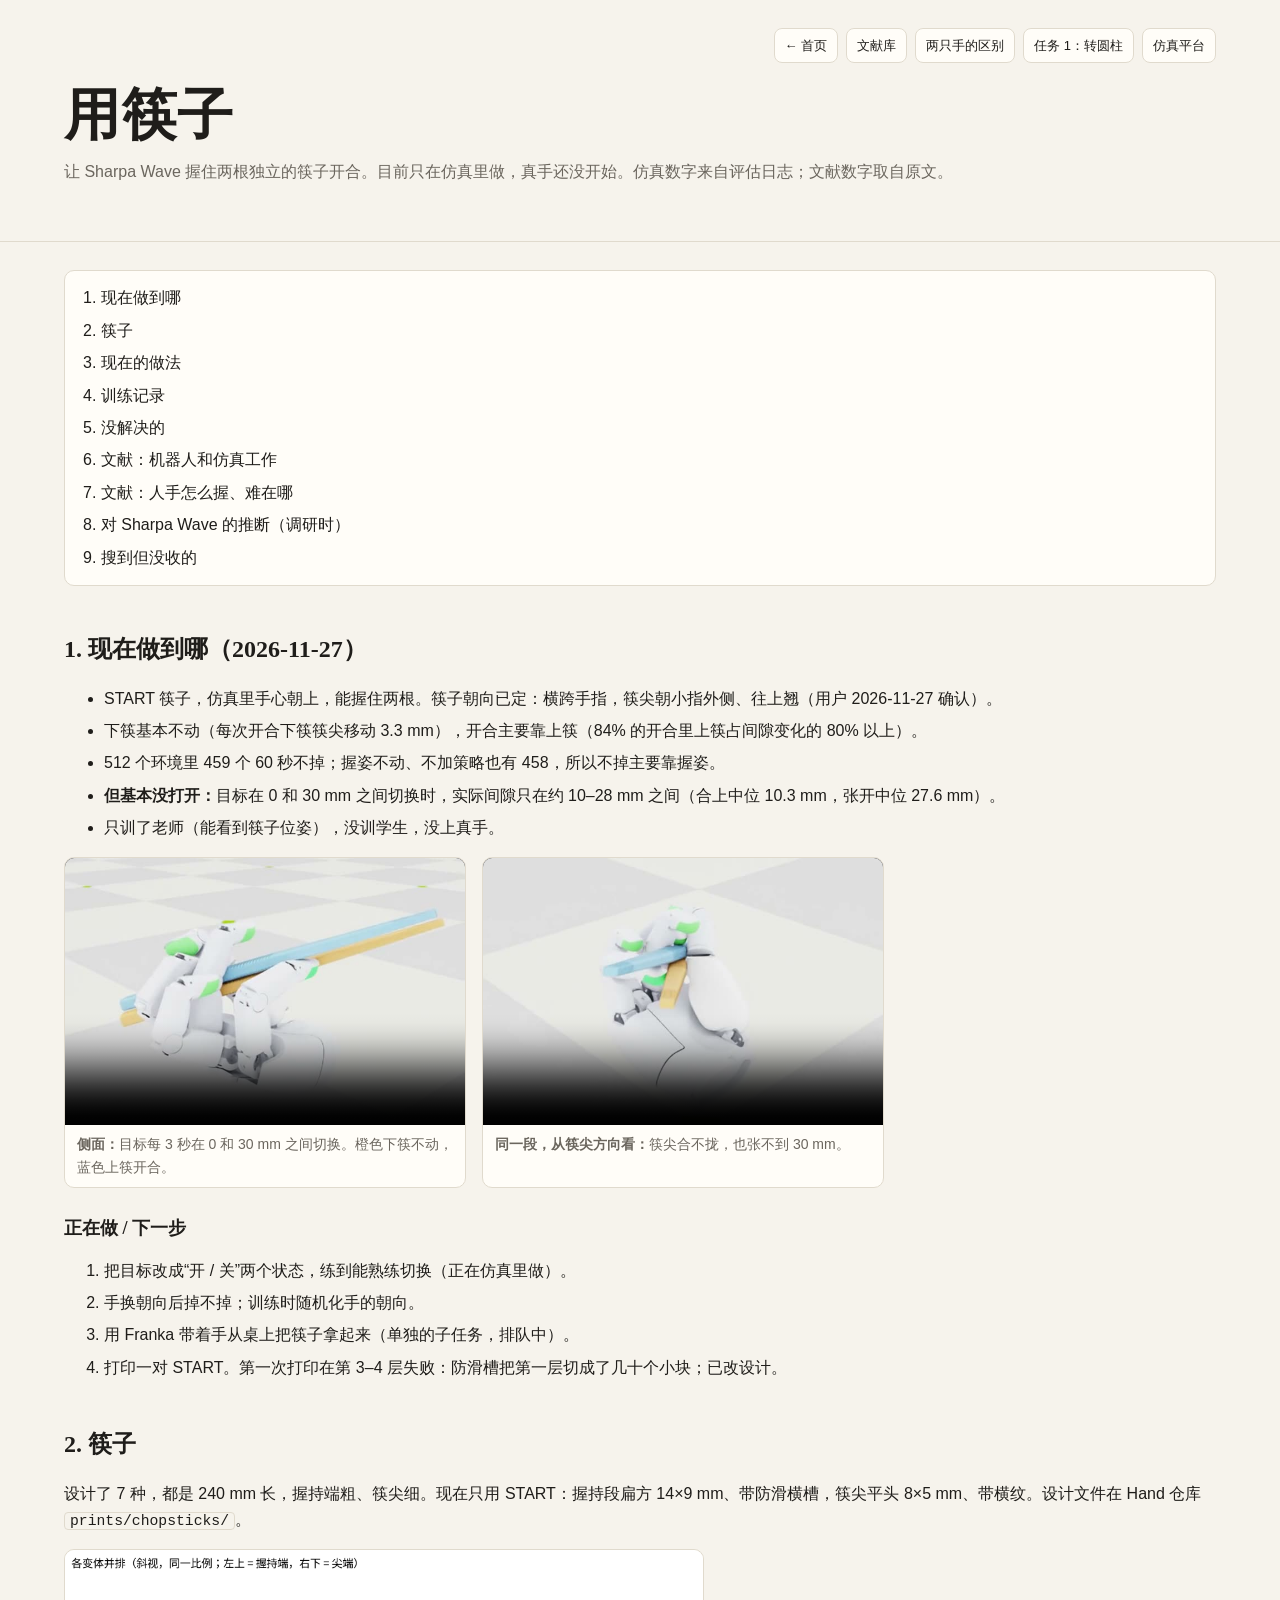
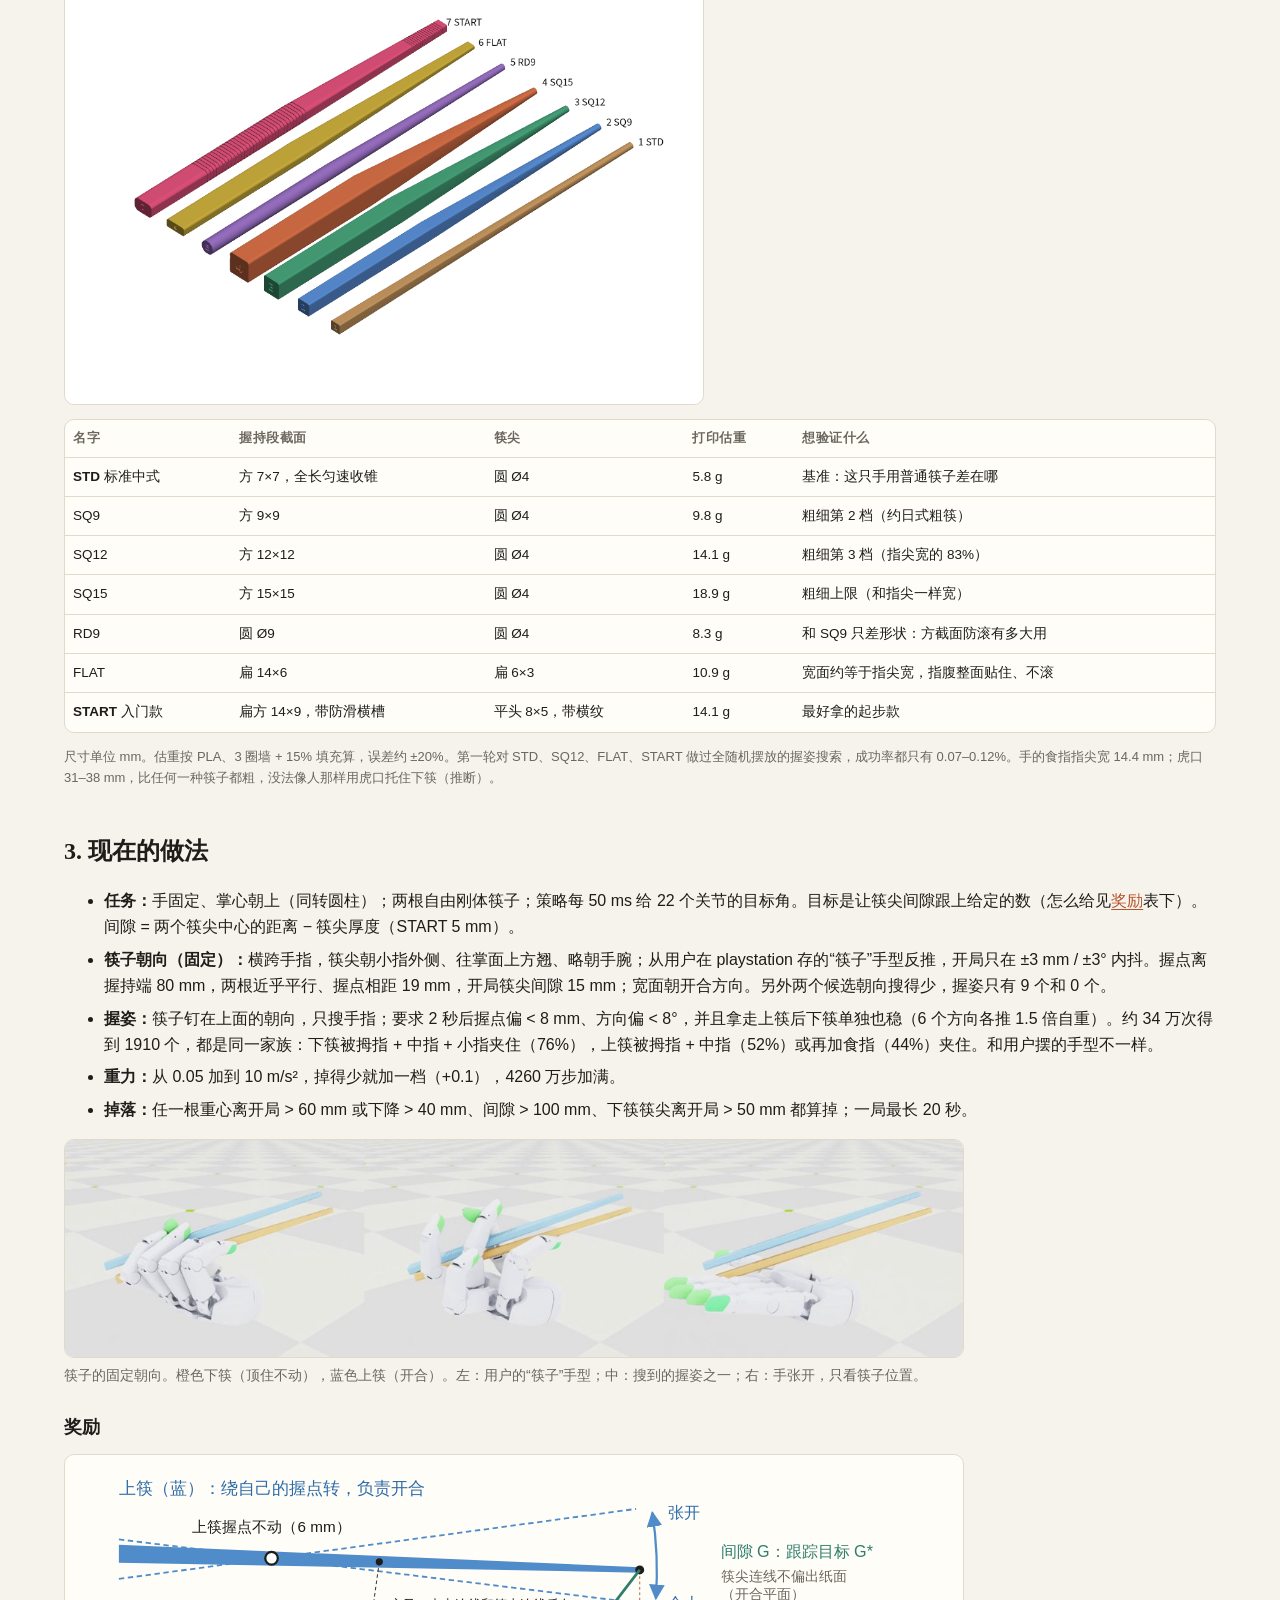
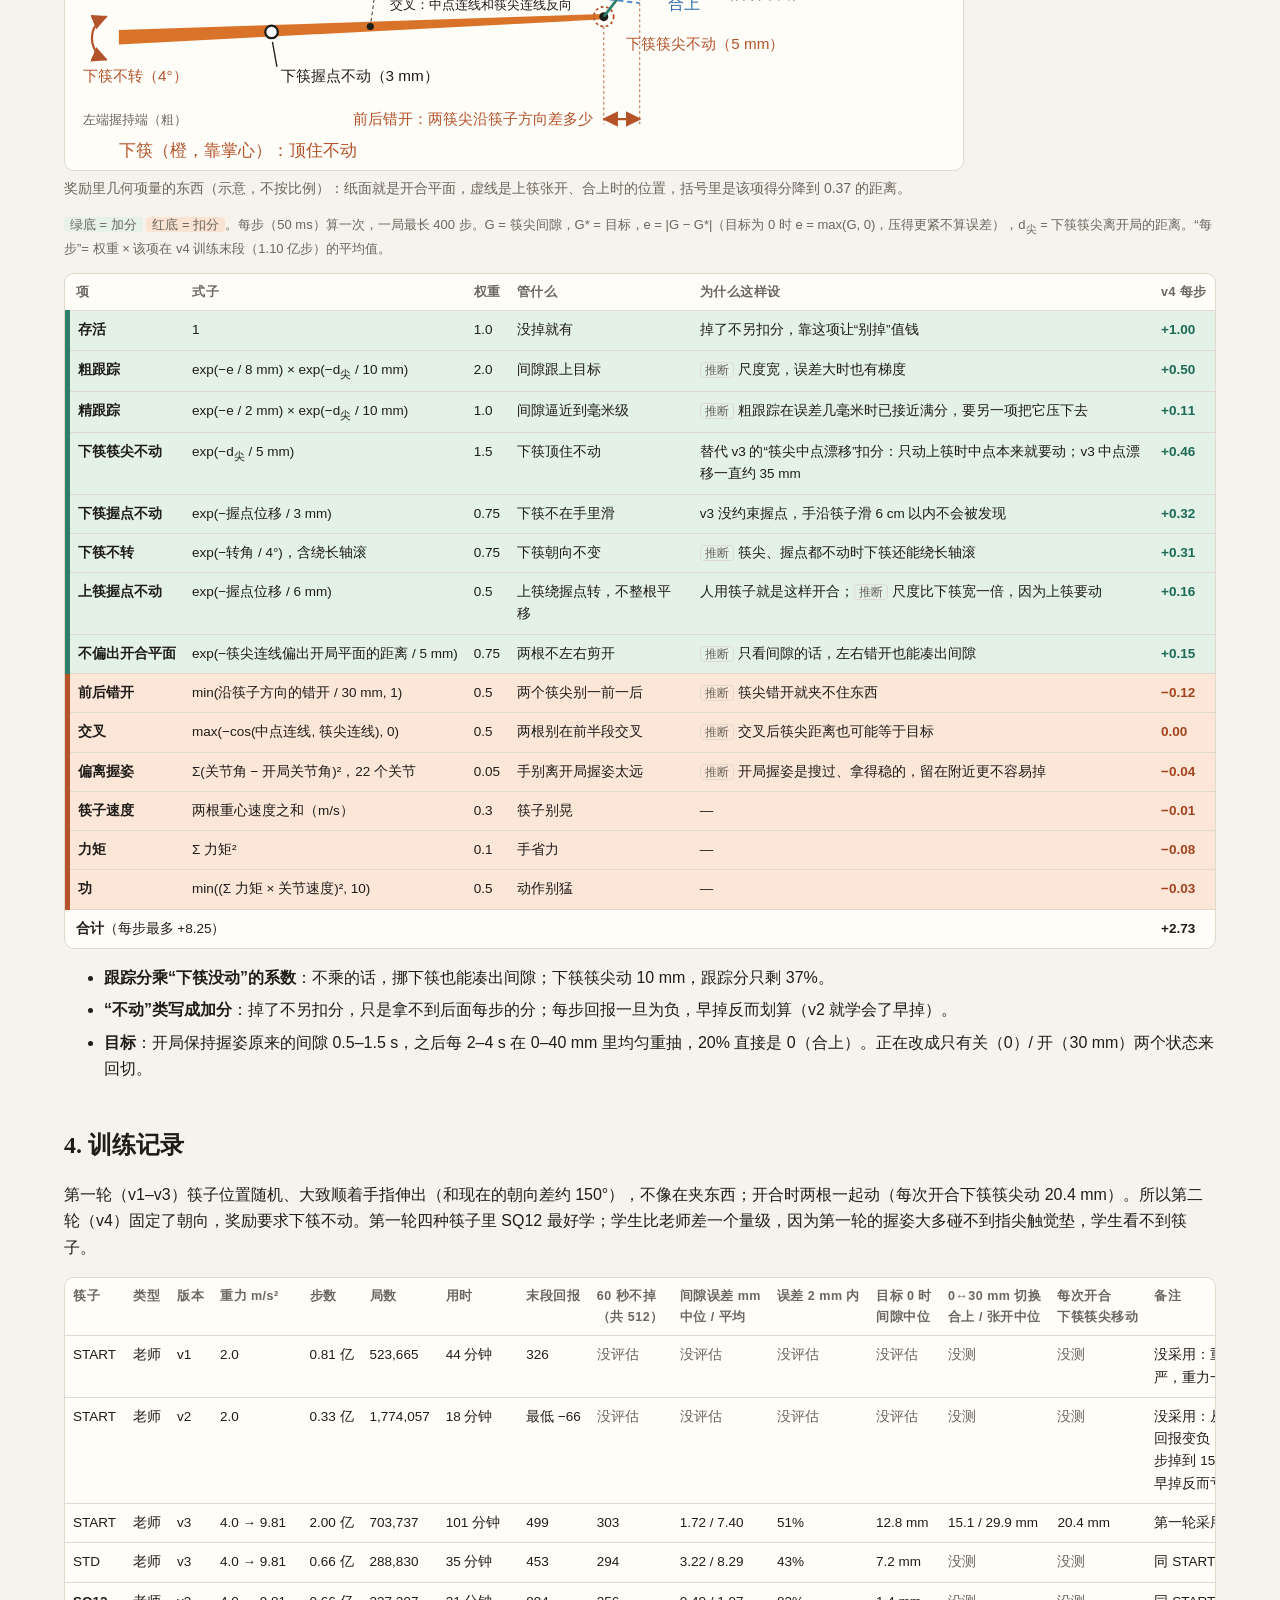
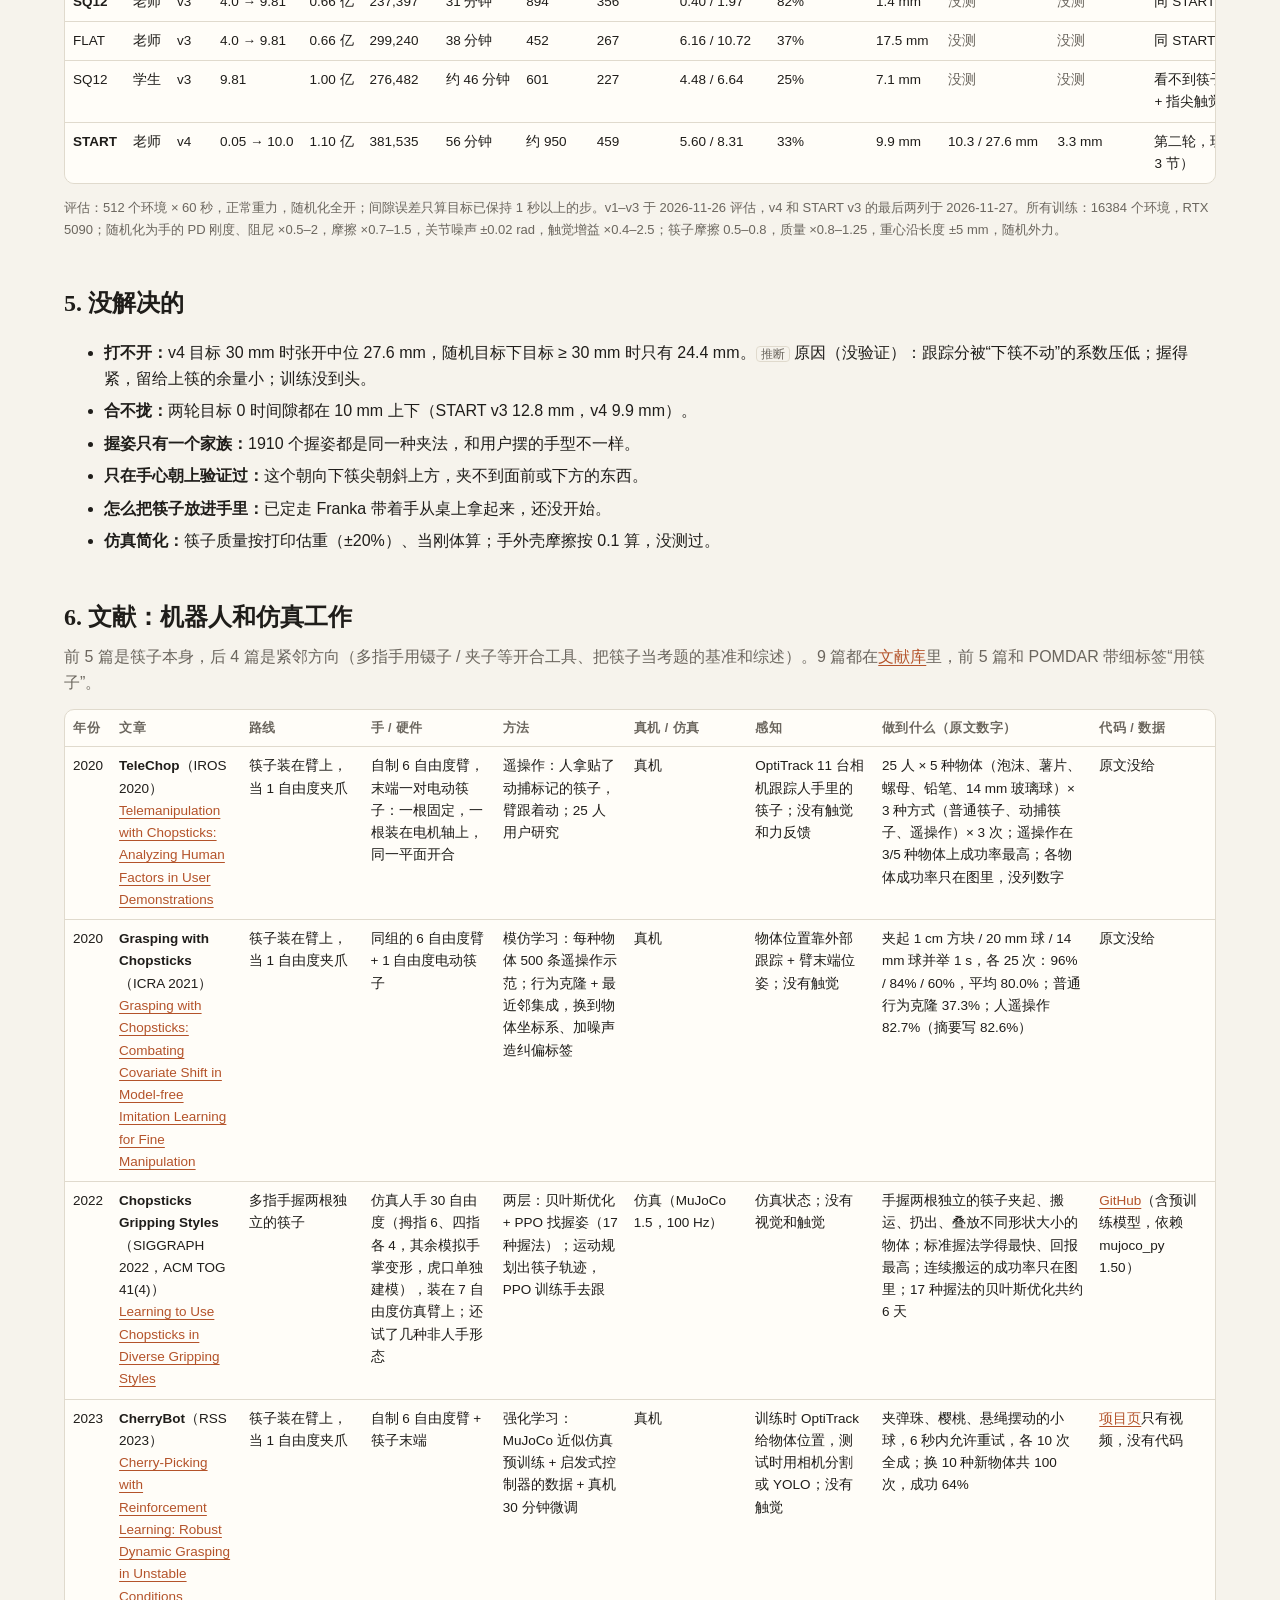
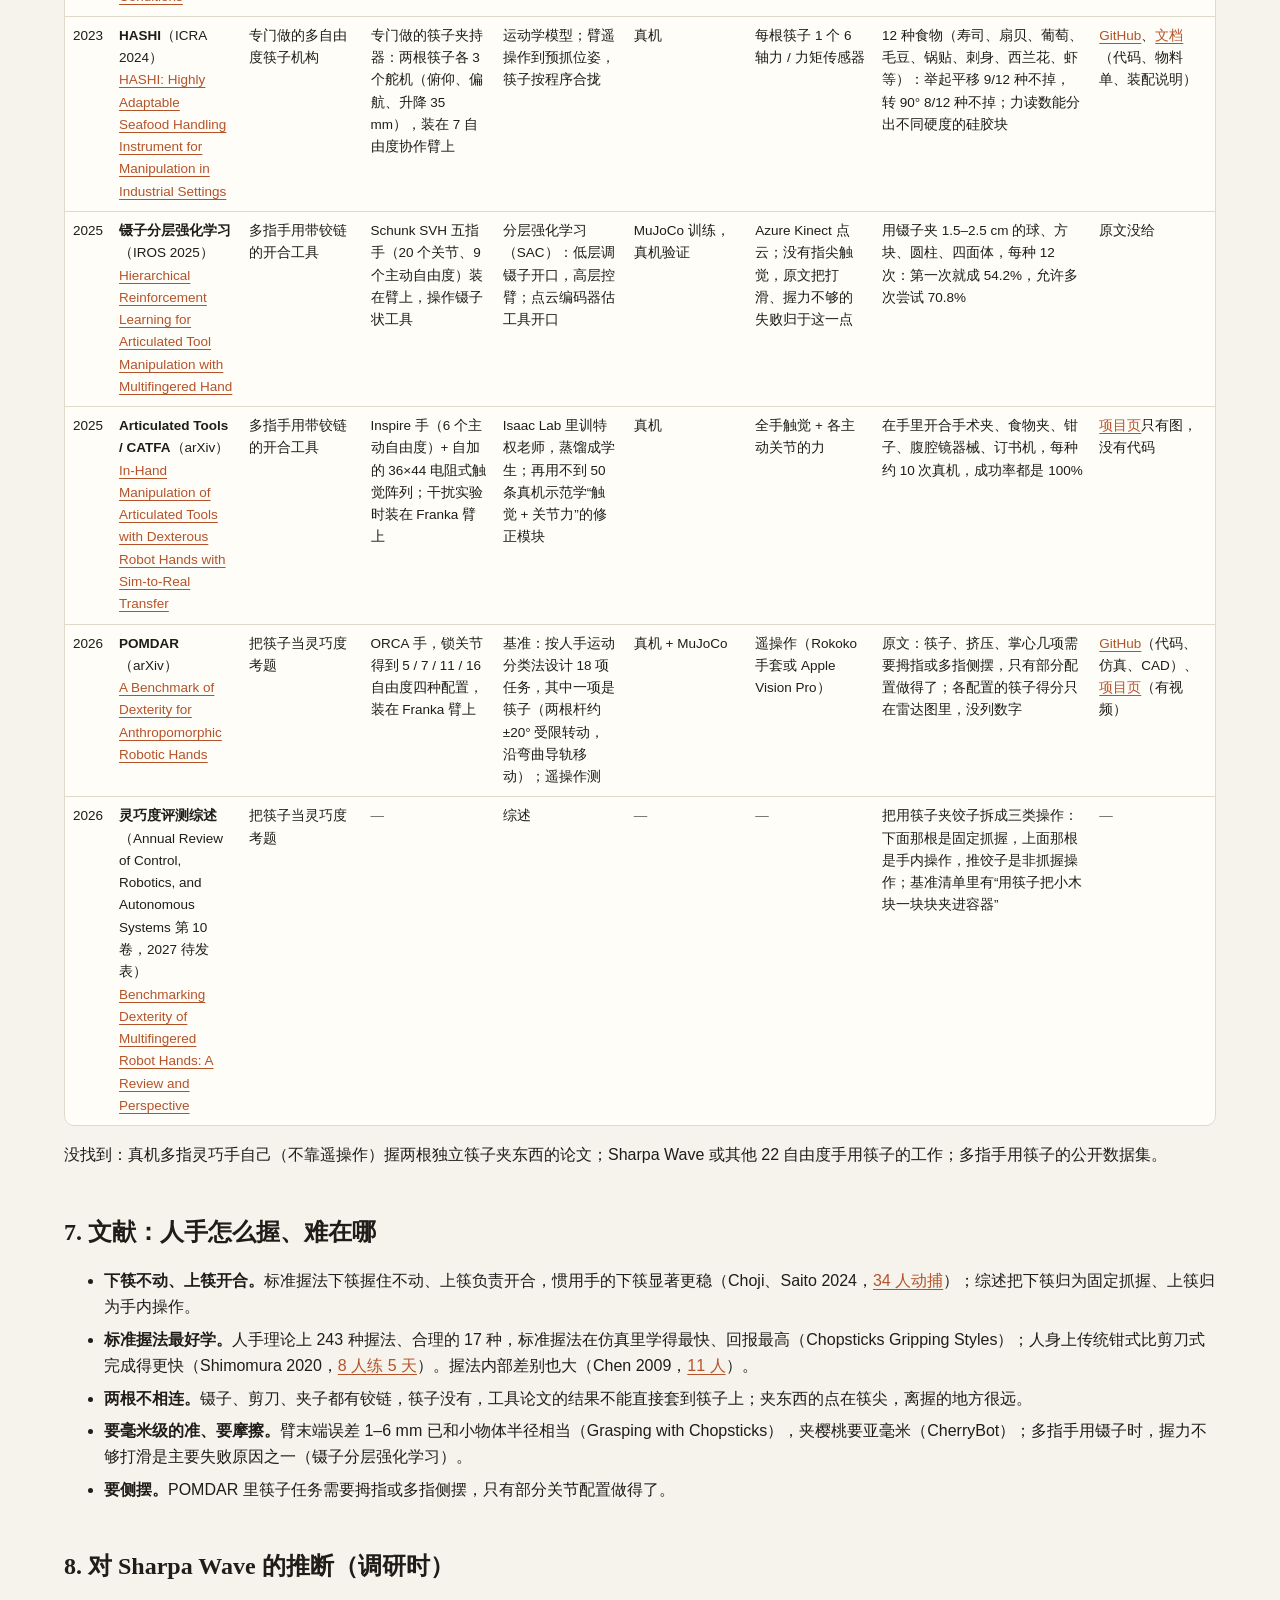
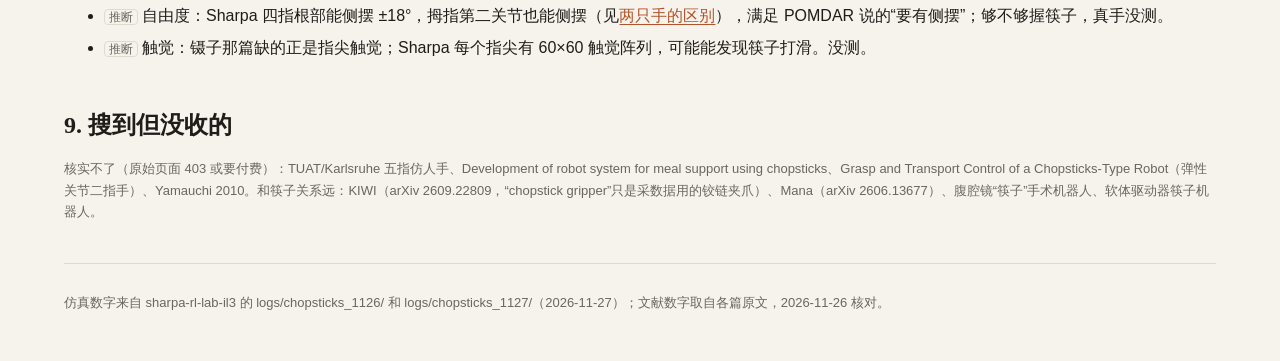
<file: task-chopsticks.html>
<!doctype html>
<html lang="zh-CN">
<head>
<meta charset="utf-8">
<meta name="viewport" content="width=device-width, initial-scale=1">
<title>用筷子 · 灵巧手</title>
<link rel="stylesheet" href="style.css">
<style>
  .ref { font-size: 13px; color: var(--muted); }
  #works table.dense td.w { min-width: 120px; }
  #works table.dense td.w:nth-child(8) { min-width: 200px; }
  .find li { margin: 6px 0; }
  .fig { margin: 14px 0; }
  .fig img { display: block; width: 100%; max-width: 900px; height: auto; border: 1px solid var(--line); border-radius: 10px; }
  .fig figcaption { font-size: 14px; color: var(--muted); margin-top: 6px; }
  #train-tab td:last-child { min-width: 180px; }
  .fig.narrow img { max-width: 640px; }
  .tag-inf { font-size: 12px; color: var(--muted); border: 1px solid var(--line); border-radius: 4px; padding: 0 4px; margin-right: 4px; white-space: nowrap; }
  .fig svg { display: block; width: 100%; max-width: 900px; height: auto; border: 1px solid var(--line); border-radius: 10px; background: #fffdf8; }
  td.pos { border-left: 5px solid #2f7d6b; font-weight: 600; }
  td.neg { border-left: 5px solid #b4532a; font-weight: 600; }
  tr:has(td.pos) td { background: #e3f1e6; }
  tr:has(td.neg) td { background: #fbe6d8; }
  tr:has(td.pos) td:last-child { color: #1f6a57; font-weight: 600; }
  tr:has(td.neg) td:last-child { color: #a2451f; font-weight: 600; }
  #reward-tab td.w { min-width: 180px; }
  .svgscroll { overflow-x: auto; max-width: 900px; }
  .svgscroll svg { min-width: 680px; }
</style>
</head>
<body>
<header class="masthead">
  <div class="wrap">
    <div class="mast-top">
      <span class="mast-actions">
        <a class="ghost" href="index.html">← 首页</a>
        <a class="ghost" href="papers.html">文献库</a>
        <a class="ghost" href="compare.html">两只手的区别</a>
        <a class="ghost" href="task-rotate.html">任务 1：转圆柱</a>
        <a class="ghost" href="sims.html">仿真平台</a>
      </span>
    </div>
    <h1>用筷子</h1>
    <p class="lede">让 Sharpa Wave 握住两根独立的筷子开合。目前只在仿真里做，真手还没开始。仿真数字来自评估日志；文献数字取自原文。</p>
  </div>
</header>

<main class="wrap">

  <nav class="toc" aria-label="目录">
    <a href="#now">1. 现在做到哪</a>
    <a href="#sticks">2. 筷子</a>
    <a href="#method">3. 现在的做法</a>
    <a href="#train">4. 训练记录</a>
    <a href="#open">5. 没解决的</a>
    <a href="#works">6. 文献：机器人和仿真工作</a>
    <a href="#human">7. 文献：人手怎么握、难在哪</a>
    <a href="#us">8. 对 Sharpa Wave 的推断（调研时）</a>
    <a href="#skipped">9. 搜到但没收的</a>
  </nav>

  <section id="now">
    <h2>1. 现在做到哪（2026-11-27）</h2>
    <ul class="find">
      <li>START 筷子，仿真里手心朝上，能握住两根。筷子朝向已定：横跨手指，筷尖朝小指外侧、往上翘（用户 2026-11-27 确认）。</li>
      <li>下筷基本不动（每次开合下筷筷尖移动 3.3 mm），开合主要靠上筷（84% 的开合里上筷占间隙变化的 80% 以上）。</li>
      <li>512 个环境里 459 个 60 秒不掉；握姿不动、不加策略也有 458，所以不掉主要靠握姿。</li>
      <li><strong>但基本没打开：</strong>目标在 0 和 30 mm 之间切换时，实际间隙只在约 10–28 mm 之间（合上中位 10.3 mm，张开中位 27.6 mm）。</li>
      <li>只训了老师（能看到筷子位姿），没训学生，没上真手。</li>
    </ul>
    <div class="vids">
      <figure><video src="media/chop_v4_square_side.mp4" poster="media/chop_v4_square_side.jpg" controls loop muted playsinline preload="metadata"></video><figcaption><strong>侧面：</strong>目标每 3 秒在 0 和 30 mm 之间切换。橙色下筷不动，蓝色上筷开合。</figcaption></figure>
      <figure><video src="media/chop_v4_square_tip.mp4" poster="media/chop_v4_square_tip.jpg" controls loop muted playsinline preload="metadata"></video><figcaption><strong>同一段，从筷尖方向看：</strong>筷尖合不拢，也张不到 30 mm。</figcaption></figure>
    </div>

    <h3 class="sub">正在做 / 下一步</h3>
    <ol class="find">
      <li>把目标改成“开 / 关”两个状态，练到能熟练切换（正在仿真里做）。</li>
      <li>手换朝向后掉不掉；训练时随机化手的朝向。</li>
      <li>用 Franka 带着手从桌上把筷子拿起来（单独的子任务，排队中）。</li>
      <li>打印一对 START。第一次打印在第 3–4 层失败：防滑槽把第一层切成了几十个小块；已改设计。</li>
    </ol>
  </section>

  <section id="sticks">
    <h2>2. 筷子</h2>
    <p>设计了 7 种，都是 240 mm 长，握持端粗、筷尖细。现在只用 START：握持段扁方 14×9 mm、带防滑横槽，筷尖平头 8×5 mm、带横纹。设计文件在 Hand 仓库 <code>prints/chopsticks/</code>。</p>
    <figure class="fig narrow"><img src="media/chop_variants_iso.png" alt="7 种筷子并排的渲染图" loading="lazy"></figure>
    <div class="tablewrap">
      <table class="dense">
        <thead><tr><th>名字</th><th>握持段截面</th><th>筷尖</th><th>打印估重</th><th>想验证什么</th></tr></thead>
        <tbody>
          <tr><td><strong>STD</strong> 标准中式</td><td>方 7×7，全长匀速收锥</td><td>圆 Ø4</td><td>5.8 g</td><td class="w">基准：这只手用普通筷子差在哪</td></tr>
          <tr><td>SQ9</td><td>方 9×9</td><td>圆 Ø4</td><td>9.8 g</td><td class="w">粗细第 2 档（约日式粗筷）</td></tr>
          <tr><td>SQ12</td><td>方 12×12</td><td>圆 Ø4</td><td>14.1 g</td><td class="w">粗细第 3 档（指尖宽的 83%）</td></tr>
          <tr><td>SQ15</td><td>方 15×15</td><td>圆 Ø4</td><td>18.9 g</td><td class="w">粗细上限（和指尖一样宽）</td></tr>
          <tr><td>RD9</td><td>圆 Ø9</td><td>圆 Ø4</td><td>8.3 g</td><td class="w">和 SQ9 只差形状：方截面防滚有多大用</td></tr>
          <tr><td>FLAT</td><td>扁 14×6</td><td>扁 6×3</td><td>10.9 g</td><td class="w">宽面约等于指尖宽，指腹整面贴住、不滚</td></tr>
          <tr><td><strong>START</strong> 入门款</td><td>扁方 14×9，带防滑横槽</td><td>平头 8×5，带横纹</td><td>14.1 g</td><td class="w">最好拿的起步款</td></tr>
        </tbody>
      </table>
    </div>
    <p class="ref">尺寸单位 mm。估重按 PLA、3 圈墙 + 15% 填充算，误差约 ±20%。第一轮对 STD、SQ12、FLAT、START 做过全随机摆放的握姿搜索，成功率都只有 0.07–0.12%。手的食指指尖宽 14.4 mm；虎口 31–38 mm，比任何一种筷子都粗，没法像人那样用虎口托住下筷（推断）。</p>
  </section>

  <section id="method">
    <h2>3. 现在的做法</h2>
    <ul class="find">
      <li><strong>任务：</strong>手固定、掌心朝上（同转圆柱）；两根自由刚体筷子；策略每 50 ms 给 22 个关节的目标角。目标是让筷尖间隙跟上给定的数（怎么给见<a href="#reward">奖励</a>表下）。间隙 = 两个筷尖中心的距离 − 筷尖厚度（START 5 mm）。</li>
      <li><strong>筷子朝向（固定）：</strong>横跨手指，筷尖朝小指外侧、往掌面上方翘、略朝手腕；从用户在 playstation 存的“筷子”手型反推，开局只在 ±3 mm / ±3° 内抖。握点离握持端 80 mm，两根近乎平行、握点相距 19 mm，开局筷尖间隙 15 mm；宽面朝开合方向。另外两个候选朝向搜得少，握姿只有 9 个和 0 个。</li>
      <li><strong>握姿：</strong>筷子钉在上面的朝向，只搜手指；要求 2 秒后握点偏 &lt; 8 mm、方向偏 &lt; 8°，并且拿走上筷后下筷单独也稳（6 个方向各推 1.5 倍自重）。约 34 万次得到 1910 个，都是同一家族：下筷被拇指 + 中指 + 小指夹住（76%），上筷被拇指 + 中指（52%）或再加食指（44%）夹住。和用户摆的手型不一样。</li>
      <li><strong>重力：</strong>从 0.05 加到 10 m/s²，掉得少就加一档（+0.1），4260 万步加满。</li>
      <li><strong>掉落：</strong>任一根重心离开局 &gt; 60 mm 或下降 &gt; 40 mm、间隙 &gt; 100 mm、下筷筷尖离开局 &gt; 50 mm 都算掉；一局最长 20 秒。</li>
    </ul>
    <figure class="fig"><img src="media/chop_v4_canon_H2_render.jpg" alt="筷子的固定朝向：用户的筷子手型、搜到的握姿、手张开" loading="lazy"><figcaption>筷子的固定朝向。橙色下筷（顶住不动），蓝色上筷（开合）。左：用户的“筷子”手型；中：搜到的握姿之一；右：手张开，只看筷子位置。</figcaption></figure>

    <h3 class="sub" id="reward">奖励</h3>
    <figure class="fig">
      <div class="svgscroll"><svg viewBox="0 0 1000 350" role="img" aria-label="奖励里每一项量的是什么：间隙、下筷不动、上筷绕握点转、开合平面、前后错开、交叉">
        <defs>
          <marker id="rw-arr" viewBox="0 0 10 10" refX="9" refY="5" markerWidth="7" markerHeight="7" orient="auto-start-reverse"><path d="M0,0 L10,5 L0,10 z" fill="#6b665e"/></marker>
          <marker id="rw-arr-b" viewBox="0 0 10 10" refX="9" refY="5" markerWidth="7" markerHeight="7" orient="auto-start-reverse"><path d="M0,0 L10,5 L0,10 z" fill="#4f8cc9"/></marker>
          <marker id="rw-arr-o" viewBox="0 0 10 10" refX="9" refY="5" markerWidth="7" markerHeight="7" orient="auto-start-reverse"><path d="M0,0 L10,5 L0,10 z" fill="#b4532a"/></marker>
        </defs>
        <!-- 上筷：张开 / 合上（虚线），当前（实心） -->
        <line x1="60" y1="138" x2="636" y2="60" stroke="#4f8cc9" stroke-width="2" stroke-dasharray="6 4"/>
        <line x1="60" y1="94" x2="640" y2="165" stroke="#4f8cc9" stroke-width="2" stroke-dasharray="6 4"/>
        <polygon points="60,100 640,125 640,131 60,120" fill="#4f8cc9"/>
        <path d="M 658,160 A 425 425 0 0 0 654,64" fill="none" stroke="#4f8cc9" stroke-width="2.5" marker-start="url(#rw-arr-b)" marker-end="url(#rw-arr-b)"/>
        <text x="672" y="70" font-size="18" fill="#2c6aa6">张开</text>
        <text x="672" y="172" font-size="18" fill="#2c6aa6">合上</text>
        <text x="60" y="44" font-size="19" fill="#2c6aa6">上筷（蓝）：绕自己的握点转，负责开合</text>
        <!-- 下筷 -->
        <polygon points="60,195 600,177 600,183 60,211" fill="#d9732a"/>
        <text x="60" y="335" font-size="19" fill="#b4532a">下筷（橙，靠掌心）：顶住不动</text>
        <!-- 握点 -->
        <circle cx="230" cy="115" r="7" fill="#fff" stroke="#1f1d1a" stroke-width="2.5"/>
        <text x="230" y="86" font-size="17" fill="#1f1d1a" text-anchor="middle">上筷握点不动（6 mm）</text>
        <circle cx="230" cy="197" r="7" fill="#fff" stroke="#1f1d1a" stroke-width="2.5"/>
        <text x="240" y="252" font-size="17" fill="#1f1d1a">下筷握点不动（3 mm）</text>
        <line x1="236" y1="236" x2="231" y2="208" stroke="#1f1d1a" stroke-width="1.5"/>
        <!-- 下筷不转 -->
        <path d="M 46,180 A 26 26 0 0 0 46,228" fill="none" stroke="#b4532a" stroke-width="2.5" marker-start="url(#rw-arr-o)" marker-end="url(#rw-arr-o)"/>
        <text x="20" y="252" font-size="17" fill="#b4532a">下筷不转（4°）</text>
        <!-- 下筷筷尖不动 -->
        <circle cx="600" cy="180" r="11" fill="none" stroke="#b4532a" stroke-width="2" stroke-dasharray="3 3"/>
        <text x="625" y="216" font-size="17" fill="#b4532a">下筷筷尖不动（5 mm）</text>
        <!-- 间隙 -->
        <circle cx="640" cy="128" r="5" fill="#1f1d1a"/>
        <circle cx="600" cy="180" r="5" fill="#1f1d1a"/>
        <line x1="640" y1="128" x2="600" y2="180" stroke="#2f7d6b" stroke-width="3"/>
        <text x="730" y="114" font-size="18" fill="#2f7d6b">间隙 G：跟踪目标 G*</text>
        <text x="730" y="140" font-size="16" fill="#6b665e">筷尖连线不偏出纸面</text>
        <text x="730" y="160" font-size="16" fill="#6b665e">（开合平面）</text>
        <!-- 交叉 -->
        <circle cx="350" cy="119" r="4" fill="#1f1d1a"/>
        <circle cx="340" cy="191" r="4" fill="#1f1d1a"/>
        <line x1="350" y1="119" x2="340" y2="191" stroke="#1f1d1a" stroke-dasharray="4 3"/>
        <text x="362" y="171" font-size="15" fill="#1f1d1a">交叉：中点连线和筷尖连线反向</text>
        <!-- 前后错开 -->
        <line x1="600" y1="191" x2="600" y2="300" stroke="#b4532a" stroke-dasharray="3 3"/>
        <line x1="640" y1="135" x2="640" y2="300" stroke="#b4532a" stroke-dasharray="3 3"/>
        <line x1="600" y1="294" x2="640" y2="294" stroke="#b4532a" stroke-width="2.5" marker-start="url(#rw-arr-o)" marker-end="url(#rw-arr-o)"/>
        <text x="588" y="300" font-size="17" fill="#b4532a" text-anchor="end">前后错开：两筷尖沿筷子方向差多少</text>
        <text x="20" y="300" font-size="15" fill="#6b665e">左端握持端（粗）</text>
      </svg></div>
      <figcaption>奖励里几何项量的东西（示意，不按比例）：纸面就是开合平面，虚线是上筷张开、合上时的位置，括号里是该项得分降到 0.37 的距离。</figcaption>
    </figure>
    <p class="ref"><span class="hg" style="padding:0 6px;border-radius:4px">绿底 = 加分</span> <span class="hb" style="padding:0 6px;border-radius:4px">红底 = 扣分</span>。每步（50 ms）算一次，一局最长 400 步。G = 筷尖间隙，G* = 目标，e = |G − G*|（目标为 0 时 e = max(G, 0)，压得更紧不算误差），d<sub>尖</sub> = 下筷筷尖离开局的距离。“每步”= 权重 × 该项在 v4 训练末段（1.10 亿步）的平均值。</p>
    <div class="tablewrap">
      <table class="dense" id="reward-tab">
        <thead><tr><th>项</th><th>式子</th><th>权重</th><th>管什么</th><th>为什么这样设</th><th>v4 每步</th></tr></thead>
        <tbody>
          <tr><td class="pos">存活</td><td>1</td><td>1.0</td><td class="w">没掉就有</td><td class="w">掉了不另扣分，靠这项让“别掉”值钱</td><td>+1.00</td></tr>
          <tr><td class="pos">粗跟踪</td><td>exp(−e / 8 mm) × exp(−d<sub>尖</sub> / 10 mm)</td><td>2.0</td><td class="w">间隙跟上目标</td><td class="w"><span class="tag-inf">推断</span>尺度宽，误差大时也有梯度</td><td>+0.50</td></tr>
          <tr><td class="pos">精跟踪</td><td>exp(−e / 2 mm) × exp(−d<sub>尖</sub> / 10 mm)</td><td>1.0</td><td class="w">间隙逼近到毫米级</td><td class="w"><span class="tag-inf">推断</span>粗跟踪在误差几毫米时已接近满分，要另一项把它压下去</td><td>+0.11</td></tr>
          <tr><td class="pos">下筷筷尖不动</td><td>exp(−d<sub>尖</sub> / 5 mm)</td><td>1.5</td><td class="w">下筷顶住不动</td><td class="w">替代 v3 的“筷尖中点漂移”扣分：只动上筷时中点本来就要动；v3 中点漂移一直约 35 mm</td><td>+0.46</td></tr>
          <tr><td class="pos">下筷握点不动</td><td>exp(−握点位移 / 3 mm)</td><td>0.75</td><td class="w">下筷不在手里滑</td><td class="w">v3 没约束握点，手沿筷子滑 6 cm 以内不会被发现</td><td>+0.32</td></tr>
          <tr><td class="pos">下筷不转</td><td>exp(−转角 / 4°)，含绕长轴滚</td><td>0.75</td><td class="w">下筷朝向不变</td><td class="w"><span class="tag-inf">推断</span>筷尖、握点都不动时下筷还能绕长轴滚</td><td>+0.31</td></tr>
          <tr><td class="pos">上筷握点不动</td><td>exp(−握点位移 / 6 mm)</td><td>0.5</td><td class="w">上筷绕握点转，不整根平移</td><td class="w">人用筷子就是这样开合；<span class="tag-inf">推断</span>尺度比下筷宽一倍，因为上筷要动</td><td>+0.16</td></tr>
          <tr><td class="pos">不偏出开合平面</td><td>exp(−筷尖连线偏出开局平面的距离 / 5 mm)</td><td>0.75</td><td class="w">两根不左右剪开</td><td class="w"><span class="tag-inf">推断</span>只看间隙的话，左右错开也能凑出间隙</td><td>+0.15</td></tr>
          <tr><td class="neg">前后错开</td><td>min(沿筷子方向的错开 / 30 mm, 1)</td><td>0.5</td><td class="w">两个筷尖别一前一后</td><td class="w"><span class="tag-inf">推断</span>筷尖错开就夹不住东西</td><td>−0.12</td></tr>
          <tr><td class="neg">交叉</td><td>max(−cos(中点连线, 筷尖连线), 0)</td><td>0.5</td><td class="w">两根别在前半段交叉</td><td class="w"><span class="tag-inf">推断</span>交叉后筷尖距离也可能等于目标</td><td>0.00</td></tr>
          <tr><td class="neg">偏离握姿</td><td>Σ(关节角 − 开局关节角)²，22 个关节</td><td>0.05</td><td class="w">手别离开局握姿太远</td><td class="w"><span class="tag-inf">推断</span>开局握姿是搜过、拿得稳的，留在附近更不容易掉</td><td>−0.04</td></tr>
          <tr><td class="neg">筷子速度</td><td>两根重心速度之和（m/s）</td><td>0.3</td><td class="w">筷子别晃</td><td class="w">—</td><td>−0.01</td></tr>
          <tr><td class="neg">力矩</td><td>Σ 力矩²</td><td>0.1</td><td class="w">手省力</td><td class="w">—</td><td>−0.08</td></tr>
          <tr><td class="neg">功</td><td>min((Σ 力矩 × 关节速度)², 10)</td><td>0.5</td><td class="w">动作别猛</td><td class="w">—</td><td>−0.03</td></tr>
          <tr><td colspan="5"><strong>合计</strong>（每步最多 +8.25）</td><td><strong>+2.73</strong></td></tr>
        </tbody>
      </table>
    </div>
    <ul class="find">
      <li><strong>跟踪分乘“下筷没动”的系数</strong>：不乘的话，挪下筷也能凑出间隙；下筷筷尖动 10 mm，跟踪分只剩 37%。</li>
      <li><strong>“不动”类写成加分</strong>：掉了不另扣分，只是拿不到后面每步的分；每步回报一旦为负，早掉反而划算（v2 就学会了早掉）。</li>
      <li><strong>目标</strong>：开局保持握姿原来的间隙 0.5–1.5 s，之后每 2–4 s 在 0–40 mm 里均匀重抽，20% 直接是 0（合上）。正在改成只有关（0）/ 开（30 mm）两个状态来回切。</li>
    </ul>
  </section>

  <section id="train">
    <h2>4. 训练记录</h2>
    <p>第一轮（v1–v3）筷子位置随机、大致顺着手指伸出（和现在的朝向差约 150°），不像在夹东西；开合时两根一起动（每次开合下筷筷尖动 20.4 mm）。所以第二轮（v4）固定了朝向，奖励要求下筷不动。第一轮四种筷子里 SQ12 最好学；学生比老师差一个量级，因为第一轮的握姿大多碰不到指尖触觉垫，学生看不到筷子。</p>
    <div class="tablewrap">
      <table class="dense" id="train-tab">
        <thead><tr><th>筷子</th><th>类型</th><th>版本</th><th>重力 m/s²</th><th>步数</th><th>局数</th><th>用时</th><th>末段回报</th><th>60 秒不掉<br>（共 512）</th><th>间隙误差 mm<br>中位 / 平均</th><th>误差 2 mm 内</th><th>目标 0 时<br>间隙中位</th><th>0↔30 mm 切换<br>合上 / 张开中位</th><th>每次开合<br>下筷筷尖移动</th><th>备注</th></tr></thead>
        <tbody>
          <tr><td>START</td><td>老师</td><td>v1</td><td>2.0</td><td>0.81 亿</td><td>523,665</td><td>44 分钟</td><td>326</td><td class="na">没评估</td><td class="na">没评估</td><td class="na">没评估</td><td class="na">没评估</td><td class="na">没测</td><td class="na">没测</td><td class="w">没采用：重力课程门槛太严，重力一直停在 2.0</td></tr>
          <tr><td>START</td><td>老师</td><td>v2</td><td>2.0</td><td>0.33 亿</td><td>1,774,057</td><td>18 分钟</td><td>最低 −66</td><td class="na">没评估</td><td class="na">没评估</td><td class="na">没评估</td><td class="na">没评估</td><td class="na">没测</td><td class="na">没测</td><td class="w">没采用：从 v1 续训，每步回报变负，局长从约 220 步掉到 15–32 步（<span class="tag-inf">推断</span>早掉反而亏得少）</td></tr>
          <tr><td>START</td><td>老师</td><td>v3</td><td>4.0 → 9.81</td><td>2.00 亿</td><td>703,737</td><td>101 分钟</td><td>499</td><td>303</td><td>1.72 / 7.40</td><td>51%</td><td>12.8 mm</td><td>15.1 / 29.9 mm</td><td>20.4 mm</td><td class="w">第一轮采用的版本</td></tr>
          <tr><td>STD</td><td>老师</td><td>v3</td><td>4.0 → 9.81</td><td>0.66 亿</td><td>288,830</td><td>35 分钟</td><td>453</td><td>294</td><td>3.22 / 8.29</td><td>43%</td><td>7.2 mm</td><td class="na">没测</td><td class="na">没测</td><td class="w">同 START v3</td></tr>
          <tr><td><strong>SQ12</strong></td><td>老师</td><td>v3</td><td>4.0 → 9.81</td><td>0.66 亿</td><td>237,397</td><td>31 分钟</td><td>894</td><td>356</td><td>0.40 / 1.97</td><td>82%</td><td>1.4 mm</td><td class="na">没测</td><td class="na">没测</td><td class="w">同 START v3；第一轮最好</td></tr>
          <tr><td>FLAT</td><td>老师</td><td>v3</td><td>4.0 → 9.81</td><td>0.66 亿</td><td>299,240</td><td>38 分钟</td><td>452</td><td>267</td><td>6.16 / 10.72</td><td>37%</td><td>17.5 mm</td><td class="na">没测</td><td class="na">没测</td><td class="w">同 START v3；第一轮最差</td></tr>
          <tr><td>SQ12</td><td>学生</td><td>v3</td><td>9.81</td><td>1.00 亿</td><td>276,482</td><td>约 46 分钟</td><td>601</td><td>227</td><td>4.48 / 6.64</td><td>25%</td><td>7.1 mm</td><td class="na">没测</td><td class="na">没测</td><td class="w">看不到筷子：只有关节角 + 指尖触觉 + 目标</td></tr>
          <tr><td><strong>START</strong></td><td>老师</td><td>v4</td><td>0.05 → 10.0</td><td>1.10 亿</td><td>381,535</td><td>56 分钟</td><td>约 950</td><td>459</td><td>5.60 / 8.31</td><td>33%</td><td>9.9 mm</td><td>10.3 / 27.6 mm</td><td>3.3 mm</td><td class="w">第二轮，现在的做法（第 3 节）</td></tr>
        </tbody>
      </table>
    </div>
    <p class="ref">评估：512 个环境 × 60 秒，正常重力，随机化全开；间隙误差只算目标已保持 1 秒以上的步。v1–v3 于 2026-11-26 评估，v4 和 START v3 的最后两列于 2026-11-27。所有训练：16384 个环境，RTX 5090；随机化为手的 PD 刚度、阻尼 ×0.5–2，摩擦 ×0.7–1.5，关节噪声 ±0.02 rad，触觉增益 ×0.4–2.5；筷子摩擦 0.5–0.8，质量 ×0.8–1.25，重心沿长度 ±5 mm，随机外力。</p>
  </section>

  <section id="open">
    <h2>5. 没解决的</h2>
    <ul class="find">
      <li><strong>打不开：</strong>v4 目标 30 mm 时张开中位 27.6 mm，随机目标下目标 ≥ 30 mm 时只有 24.4 mm。<span class="tag-inf">推断</span>原因（没验证）：跟踪分被“下筷不动”的系数压低；握得紧，留给上筷的余量小；训练没到头。</li>
      <li><strong>合不拢：</strong>两轮目标 0 时间隙都在 10 mm 上下（START v3 12.8 mm，v4 9.9 mm）。</li>
      <li><strong>握姿只有一个家族：</strong>1910 个握姿都是同一种夹法，和用户摆的手型不一样。</li>
      <li><strong>只在手心朝上验证过：</strong>这个朝向下筷尖朝斜上方，夹不到面前或下方的东西。</li>
      <li><strong>怎么把筷子放进手里：</strong>已定走 Franka 带着手从桌上拿起来，还没开始。</li>
      <li><strong>仿真简化：</strong>筷子质量按打印估重（±20%）、当刚体算；手外壳摩擦按 0.1 算，没测过。</li>
    </ul>
  </section>

  <section id="works">
    <h2>6. 文献：机器人和仿真工作</h2>
    <p class="route-note">前 5 篇是筷子本身，后 4 篇是紧邻方向（多指手用镊子 / 夹子等开合工具、把筷子当考题的基准和综述）。9 篇都在<a href="papers.html">文献库</a>里，前 5 篇和 POMDAR 带细标签“用筷子”。</p>
    <div class="tablewrap">
      <table class="dense">
        <thead><tr><th>年份</th><th>文章</th><th>路线</th><th>手 / 硬件</th><th>方法</th><th>真机 / 仿真</th><th>感知</th><th>做到什么（原文数字）</th><th>代码 / 数据</th></tr></thead>
        <tbody>
          <tr>
            <td>2020</td>
            <td class="w"><strong>TeleChop</strong>（IROS 2020）<br><a href="https://arxiv.org/abs/2008.00101" target="_blank" rel="noopener">Telemanipulation with Chopsticks: Analyzing Human Factors in User Demonstrations</a></td>
            <td class="w">筷子装在臂上，当 1 自由度夹爪</td>
            <td class="w">自制 6 自由度臂，末端一对电动筷子：一根固定，一根装在电机轴上，同一平面开合</td>
            <td class="w">遥操作：人拿贴了动捕标记的筷子，臂跟着动；25 人用户研究</td>
            <td>真机</td>
            <td class="w">OptiTrack 11 台相机跟踪人手里的筷子；没有触觉和力反馈</td>
            <td class="w">25 人 × 5 种物体（泡沫、薯片、螺母、铅笔、14 mm 玻璃球）× 3 种方式（普通筷子、动捕筷子、遥操作）× 3 次；遥操作在 3/5 种物体上成功率最高；各物体成功率只在图里，没列数字</td>
            <td class="w">原文没给</td>
          </tr>
          <tr>
            <td>2020</td>
            <td class="w"><strong>Grasping with Chopsticks</strong>（ICRA 2021）<br><a href="https://arxiv.org/abs/2011.06719" target="_blank" rel="noopener">Grasping with Chopsticks: Combating Covariate Shift in Model-free Imitation Learning for Fine Manipulation</a></td>
            <td class="w">筷子装在臂上，当 1 自由度夹爪</td>
            <td class="w">同组的 6 自由度臂 + 1 自由度电动筷子</td>
            <td class="w">模仿学习：每种物体 500 条遥操作示范；行为克隆 + 最近邻集成，换到物体坐标系、加噪声造纠偏标签</td>
            <td>真机</td>
            <td class="w">物体位置靠外部跟踪 + 臂末端位姿；没有触觉</td>
            <td class="w">夹起 1 cm 方块 / 20 mm 球 / 14 mm 球并举 1 s，各 25 次：96% / 84% / 60%，平均 80.0%；普通行为克隆 37.3%；人遥操作 82.7%（摘要写 82.6%）</td>
            <td class="w">原文没给</td>
          </tr>
          <tr>
            <td>2022</td>
            <td class="w"><strong>Chopsticks Gripping Styles</strong>（SIGGRAPH 2022，ACM TOG 41(4)）<br><a href="https://arxiv.org/abs/2205.14313" target="_blank" rel="noopener">Learning to Use Chopsticks in Diverse Gripping Styles</a></td>
            <td class="w">多指手握两根独立的筷子</td>
            <td class="w">仿真人手 30 自由度（拇指 6、四指各 4，其余模拟手掌变形，虎口单独建模），装在 7 自由度仿真臂上；还试了几种非人手形态</td>
            <td class="w">两层：贝叶斯优化 + PPO 找握姿（17 种握法）；运动规划出筷子轨迹，PPO 训练手去跟</td>
            <td class="w">仿真（MuJoCo 1.5，100 Hz）</td>
            <td class="w">仿真状态；没有视觉和触觉</td>
            <td class="w">手握两根独立的筷子夹起、搬运、扔出、叠放不同形状大小的物体；标准握法学得最快、回报最高；连续搬运的成功率只在图里；17 种握法的贝叶斯优化共约 6 天</td>
            <td class="w"><a href="https://github.com/chopsticks-research2022/learning2usechopsticks" target="_blank" rel="noopener">GitHub</a>（含预训练模型，依赖 mujoco_py 1.50）</td>
          </tr>
          <tr>
            <td>2023</td>
            <td class="w"><strong>CherryBot</strong>（RSS 2023）<br><a href="https://arxiv.org/abs/2303.05508" target="_blank" rel="noopener">Cherry-Picking with Reinforcement Learning: Robust Dynamic Grasping in Unstable Conditions</a></td>
            <td class="w">筷子装在臂上，当 1 自由度夹爪</td>
            <td class="w">自制 6 自由度臂 + 筷子末端</td>
            <td class="w">强化学习：MuJoCo 近似仿真预训练 + 启发式控制器的数据 + 真机 30 分钟微调</td>
            <td>真机</td>
            <td class="w">训练时 OptiTrack 给物体位置，测试时用相机分割或 YOLO；没有触觉</td>
            <td class="w">夹弹珠、樱桃、悬绳摆动的小球，6 秒内允许重试，各 10 次全成；换 10 种新物体共 100 次，成功 64%</td>
            <td class="w"><a href="https://goodcherrybot.github.io/" target="_blank" rel="noopener">项目页</a>只有视频，没有代码</td>
          </tr>
          <tr>
            <td>2023</td>
            <td class="w"><strong>HASHI</strong>（ICRA 2024）<br><a href="https://arxiv.org/abs/2311.02277" target="_blank" rel="noopener">HASHI: Highly Adaptable Seafood Handling Instrument for Manipulation in Industrial Settings</a></td>
            <td class="w">专门做的多自由度筷子机构</td>
            <td class="w">专门做的筷子夹持器：两根筷子各 3 个舵机（俯仰、偏航、升降 35 mm），装在 7 自由度协作臂上</td>
            <td class="w">运动学模型；臂遥操作到预抓位姿，筷子按程序合拢</td>
            <td>真机</td>
            <td class="w">每根筷子 1 个 6 轴力 / 力矩传感器</td>
            <td class="w">12 种食物（寿司、扇贝、葡萄、毛豆、锅贴、刺身、西兰花、虾等）：举起平移 9/12 种不掉，转 90° 8/12 种不掉；力读数能分出不同硬度的硅胶块</td>
            <td class="w"><a href="https://github.com/RIVeR-Lab/hashi" target="_blank" rel="noopener">GitHub</a>、<a href="https://river-lab.github.io/hashi/" target="_blank" rel="noopener">文档</a>（代码、物料单、装配说明）</td>
          </tr>
          <tr>
            <td>2025</td>
            <td class="w"><strong>镊子分层强化学习</strong>（IROS 2025）<br><a href="https://arxiv.org/abs/2507.06822" target="_blank" rel="noopener">Hierarchical Reinforcement Learning for Articulated Tool Manipulation with Multifingered Hand</a></td>
            <td class="w">多指手用带铰链的开合工具</td>
            <td class="w">Schunk SVH 五指手（20 个关节、9 个主动自由度）装在臂上，操作镊子状工具</td>
            <td class="w">分层强化学习（SAC）：低层调镊子开口，高层控臂；点云编码器估工具开口</td>
            <td class="w">MuJoCo 训练，真机验证</td>
            <td class="w">Azure Kinect 点云；没有指尖触觉，原文把打滑、握力不够的失败归于这一点</td>
            <td class="w">用镊子夹 1.5–2.5 cm 的球、方块、圆柱、四面体，每种 12 次：第一次就成 54.2%，允许多次尝试 70.8%</td>
            <td class="w">原文没给</td>
          </tr>
          <tr>
            <td>2025</td>
            <td class="w"><strong>Articulated Tools / CATFA</strong>（arXiv）<br><a href="https://arxiv.org/abs/2509.23075" target="_blank" rel="noopener">In-Hand Manipulation of Articulated Tools with Dexterous Robot Hands with Sim-to-Real Transfer</a></td>
            <td class="w">多指手用带铰链的开合工具</td>
            <td class="w">Inspire 手（6 个主动自由度）+ 自加的 36×44 电阻式触觉阵列；干扰实验时装在 Franka 臂上</td>
            <td class="w">Isaac Lab 里训特权老师，蒸馏成学生；再用不到 50 条真机示范学“触觉 + 关节力”的修正模块</td>
            <td>真机</td>
            <td class="w">全手触觉 + 各主动关节的力</td>
            <td class="w">在手里开合手术夹、食物夹、钳子、腹腔镜器械、订书机，每种约 10 次真机，成功率都是 100%</td>
            <td class="w"><a href="https://sites.google.com/view/in-hand-manipulation-of-artic/home" target="_blank" rel="noopener">项目页</a>只有图，没有代码</td>
          </tr>
          <tr>
            <td>2026</td>
            <td class="w"><strong>POMDAR</strong>（arXiv）<br><a href="https://arxiv.org/abs/2604.09294" target="_blank" rel="noopener">A Benchmark of Dexterity for Anthropomorphic Robotic Hands</a></td>
            <td class="w">把筷子当灵巧度考题</td>
            <td class="w">ORCA 手，锁关节得到 5 / 7 / 11 / 16 自由度四种配置，装在 Franka 臂上</td>
            <td class="w">基准：按人手运动分类法设计 18 项任务，其中一项是筷子（两根杆约 ±20° 受限转动，沿弯曲导轨移动）；遥操作测</td>
            <td class="w">真机 + MuJoCo</td>
            <td class="w">遥操作（Rokoko 手套或 Apple Vision Pro）</td>
            <td class="w">原文：筷子、挤压、掌心几项需要拇指或多指侧摆，只有部分配置做得了；各配置的筷子得分只在雷达图里，没列数字</td>
            <td class="w"><a href="https://github.com/srl-ethz/pomdar_benchmark" target="_blank" rel="noopener">GitHub</a>（代码、仿真、CAD）、<a href="https://srl-ethz.github.io/POMDAR/" target="_blank" rel="noopener">项目页</a>（有视频）</td>
          </tr>
          <tr>
            <td>2026</td>
            <td class="w"><strong>灵巧度评测综述</strong>（Annual Review of Control, Robotics, and Autonomous Systems 第 10 卷，2027 待发表）<br><a href="https://arxiv.org/abs/2609.05585" target="_blank" rel="noopener">Benchmarking Dexterity of Multifingered Robot Hands: A Review and Perspective</a></td>
            <td class="w">把筷子当灵巧度考题</td>
            <td class="na">—</td>
            <td>综述</td>
            <td class="na">—</td>
            <td class="na">—</td>
            <td class="w">把用筷子夹饺子拆成三类操作：下面那根是固定抓握，上面那根是手内操作，推饺子是非抓握操作；基准清单里有“用筷子把小木块一块块夹进容器”</td>
            <td class="na">—</td>
          </tr>
        </tbody>
      </table>
    </div>
    <p>没找到：真机多指灵巧手自己（不靠遥操作）握两根独立筷子夹东西的论文；Sharpa Wave 或其他 22 自由度手用筷子的工作；多指手用筷子的公开数据集。</p>
  </section>

  <section id="human">
    <h2>7. 文献：人手怎么握、难在哪</h2>
    <ul class="find">
      <li><strong>下筷不动、上筷开合。</strong>标准握法下筷握住不动、上筷负责开合，惯用手的下筷显著更稳（Choji、Saito 2024，<a href="https://doi.org/10.1589/jpts.36.551" target="_blank" rel="noopener">34 人动捕</a>）；综述把下筷归为固定抓握、上筷归为手内操作。</li>
      <li><strong>标准握法最好学。</strong>人手理论上 243 种握法、合理的 17 种，标准握法在仿真里学得最快、回报最高（Chopsticks Gripping Styles）；人身上传统钳式比剪刀式完成得更快（Shimomura 2020，<a href="https://doi.org/10.1186/s40101-020-00223-z" target="_blank" rel="noopener">8 人练 5 天</a>）。握法内部差别也大（Chen 2009，<a href="https://doi.org/10.1007/978-3-642-03889-1_110" target="_blank" rel="noopener">11 人</a>）。</li>
      <li><strong>两根不相连。</strong>镊子、剪刀、夹子都有铰链，筷子没有，工具论文的结果不能直接套到筷子上；夹东西的点在筷尖，离握的地方很远。</li>
      <li><strong>要毫米级的准、要摩擦。</strong>臂末端误差 1–6 mm 已和小物体半径相当（Grasping with Chopsticks），夹樱桃要亚毫米（CherryBot）；多指手用镊子时，握力不够打滑是主要失败原因之一（镊子分层强化学习）。</li>
      <li><strong>要侧摆。</strong>POMDAR 里筷子任务需要拇指或多指侧摆，只有部分关节配置做得了。</li>
    </ul>
  </section>

  <section id="us">
    <h2>8. 对 Sharpa Wave 的推断（调研时）</h2>
    <ul class="find">
      <li><span class="tag-inf">推断</span>自由度：Sharpa 四指根部能侧摆 ±18°，拇指第二关节也能侧摆（见<a href="compare.html">两只手的区别</a>），满足 POMDAR 说的“要有侧摆”；够不够握筷子，真手没测。</li>
      <li><span class="tag-inf">推断</span>触觉：镊子那篇缺的正是指尖触觉；Sharpa 每个指尖有 60×60 触觉阵列，可能能发现筷子打滑。没测。</li>
    </ul>
  </section>

  <section id="skipped">
    <h2>9. 搜到但没收的</h2>
    <p class="ref">核实不了（原始页面 403 或要付费）：TUAT/Karlsruhe 五指仿人手、Development of robot system for meal support using chopsticks、Grasp and Transport Control of a Chopsticks-Type Robot（弹性关节二指手）、Yamauchi 2010。和筷子关系远：KIWI（arXiv 2609.22809，“chopstick gripper”只是采数据用的铰链夹爪）、Mana（arXiv 2606.13677）、腹腔镜“筷子”手术机器人、软体驱动器筷子机器人。</p>
  </section>

</main>

<footer class="wrap foot">
  仿真数字来自 sharpa-rl-lab-il3 的 logs/chopsticks_1126/ 和 logs/chopsticks_1127/（2026-11-27）；文献数字取自各篇原文，2026-11-26 核对。
</footer>
</body>
</html>
</file>
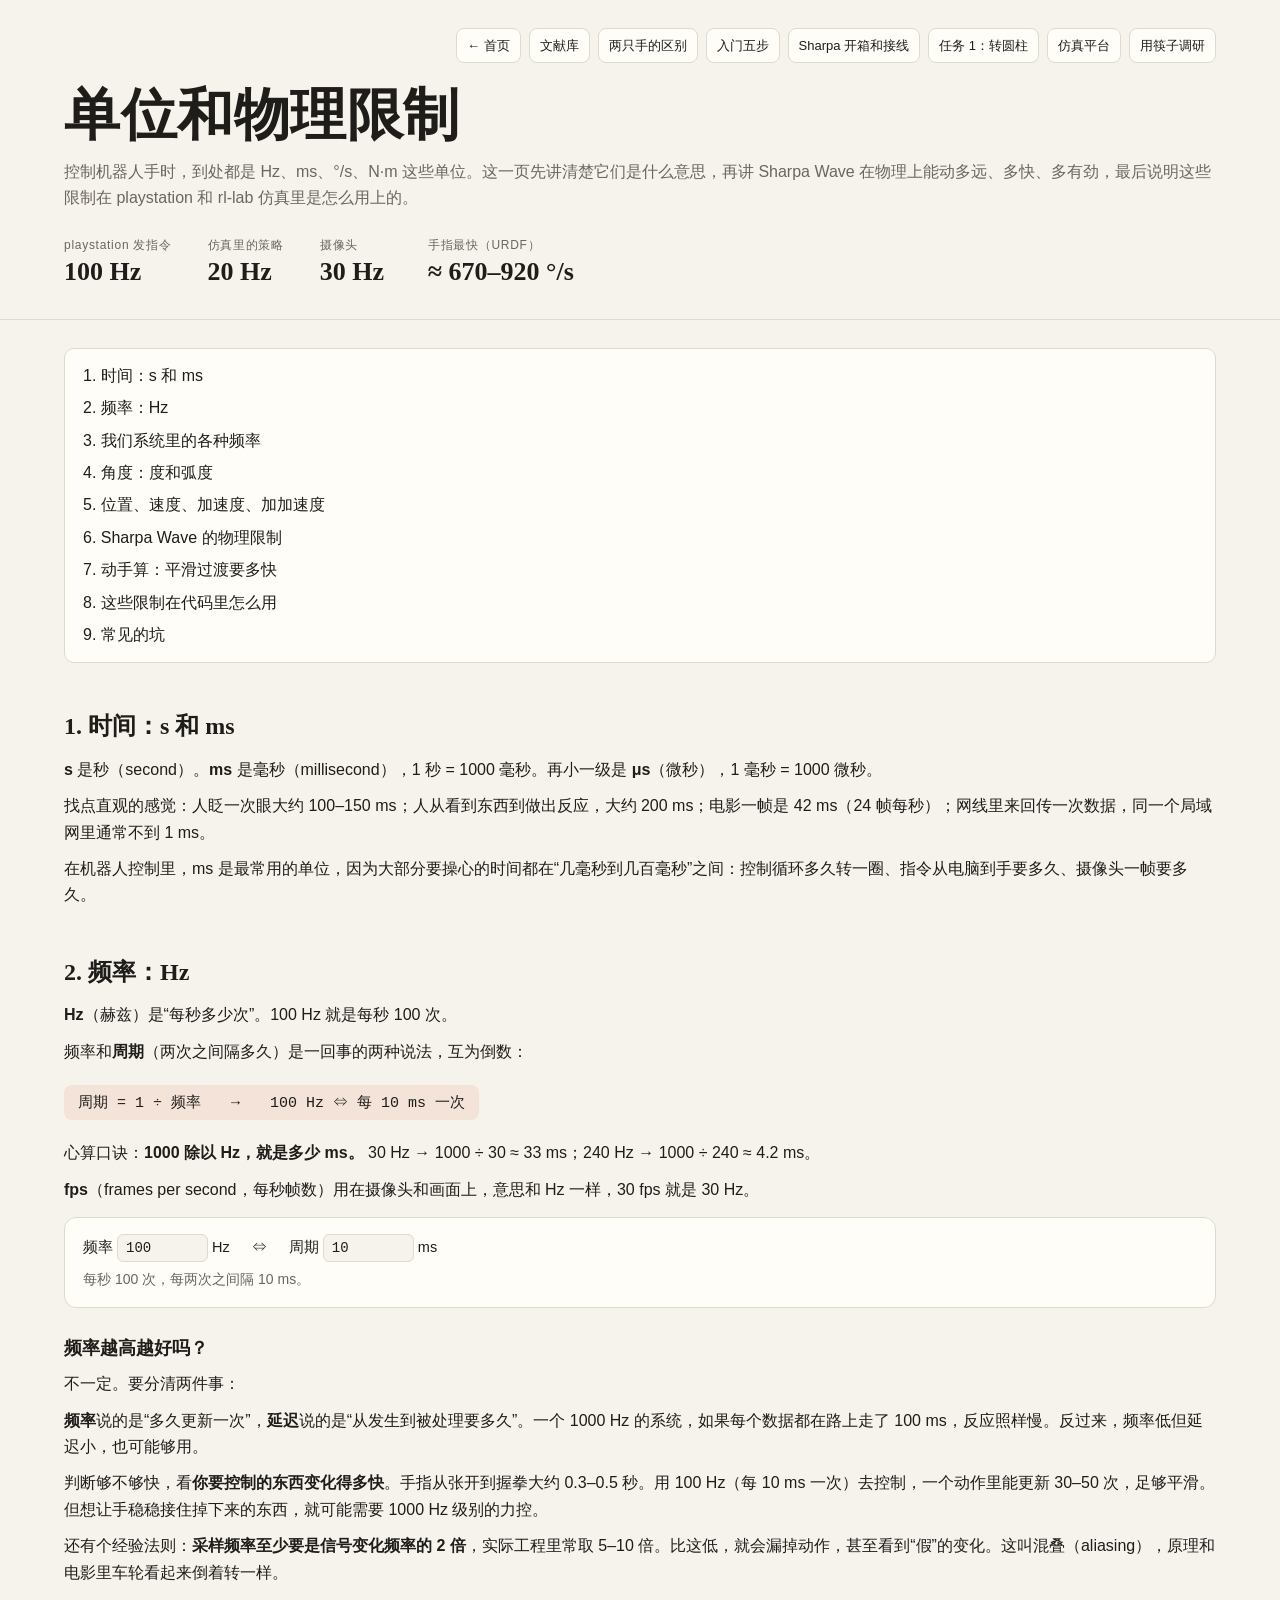
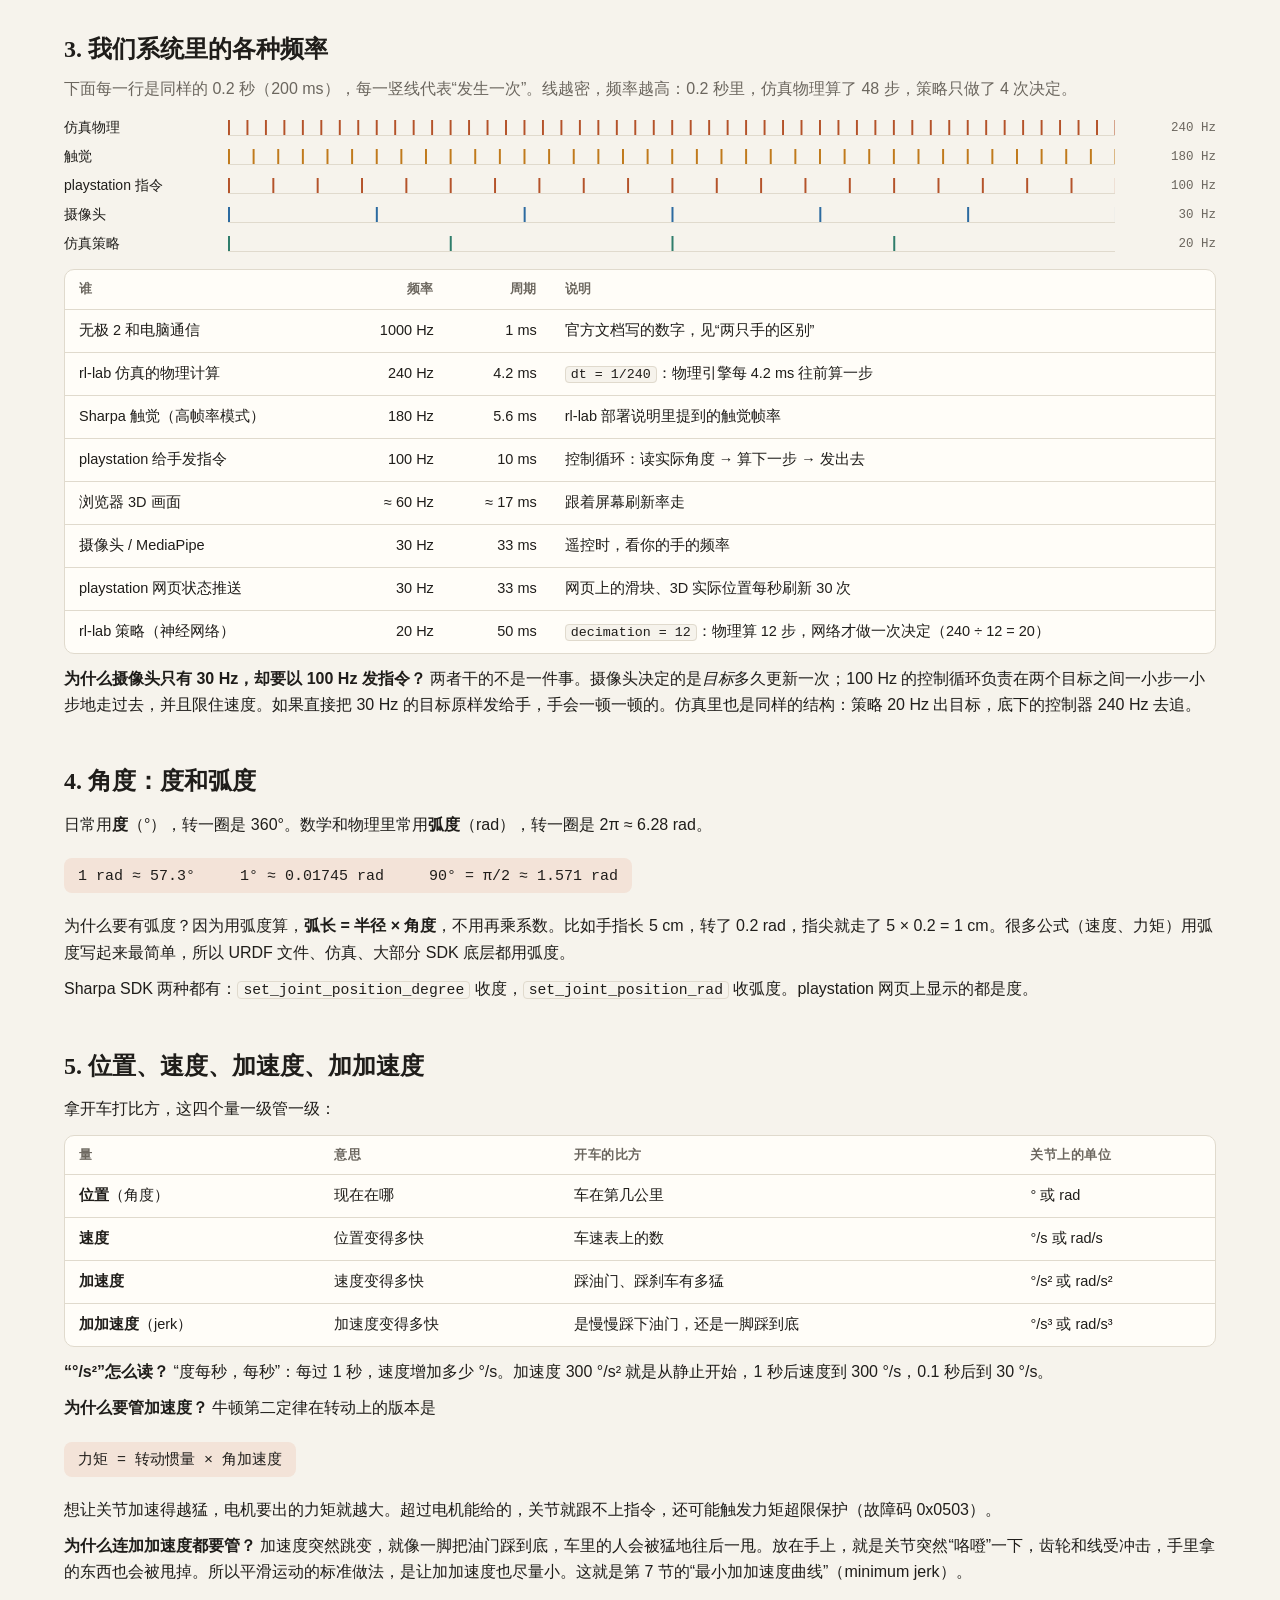
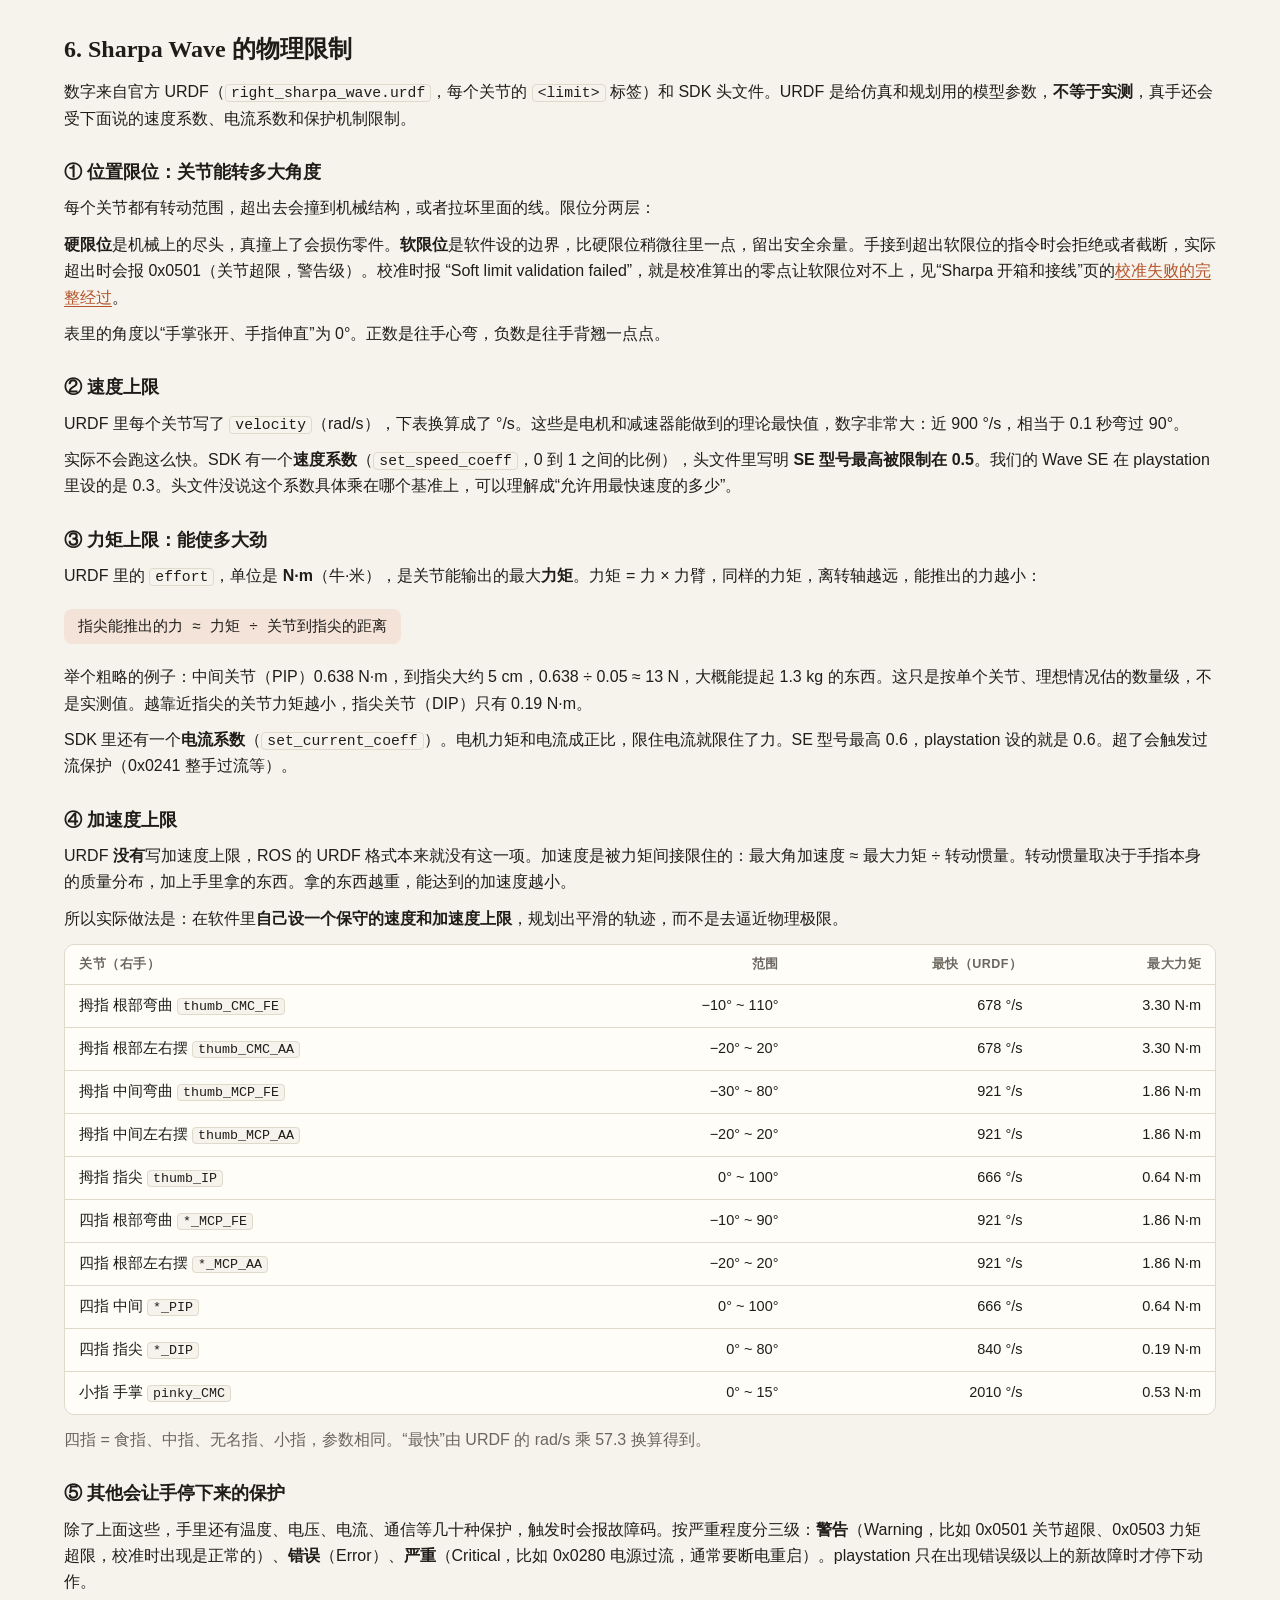
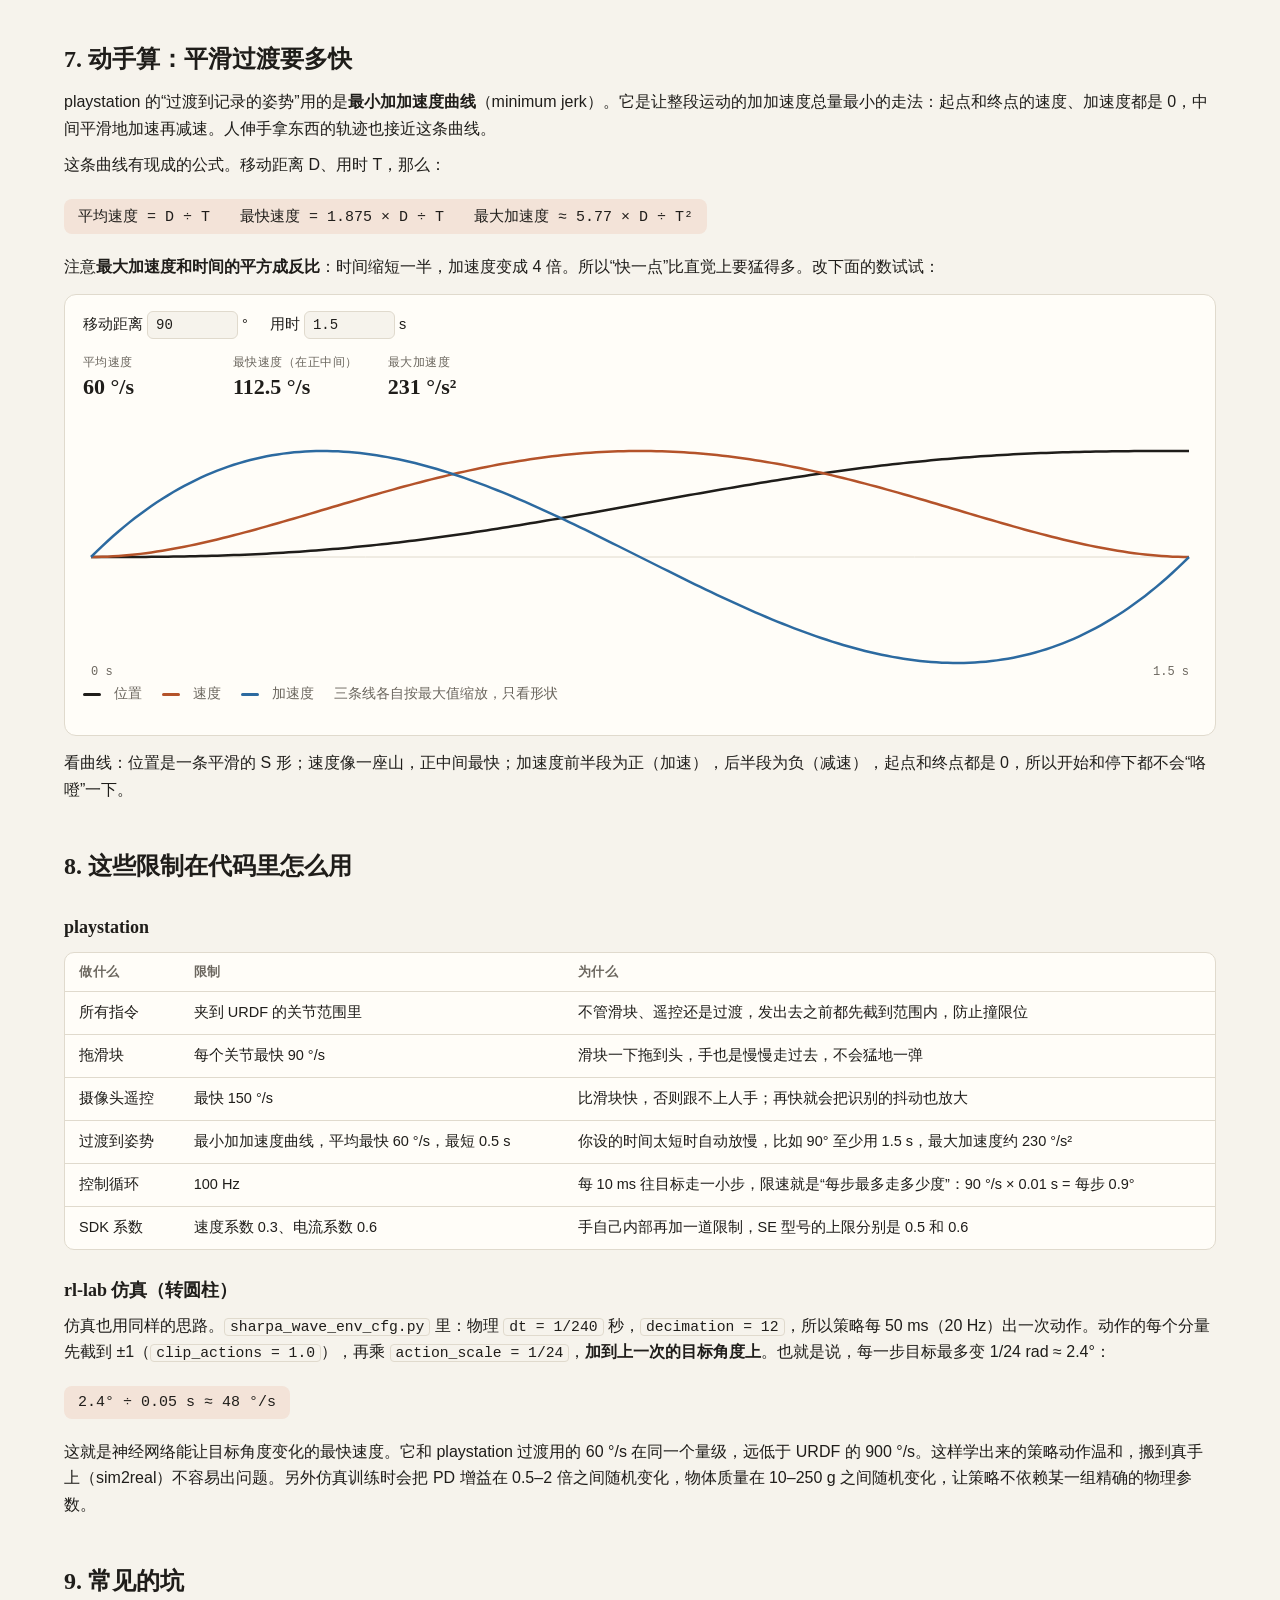
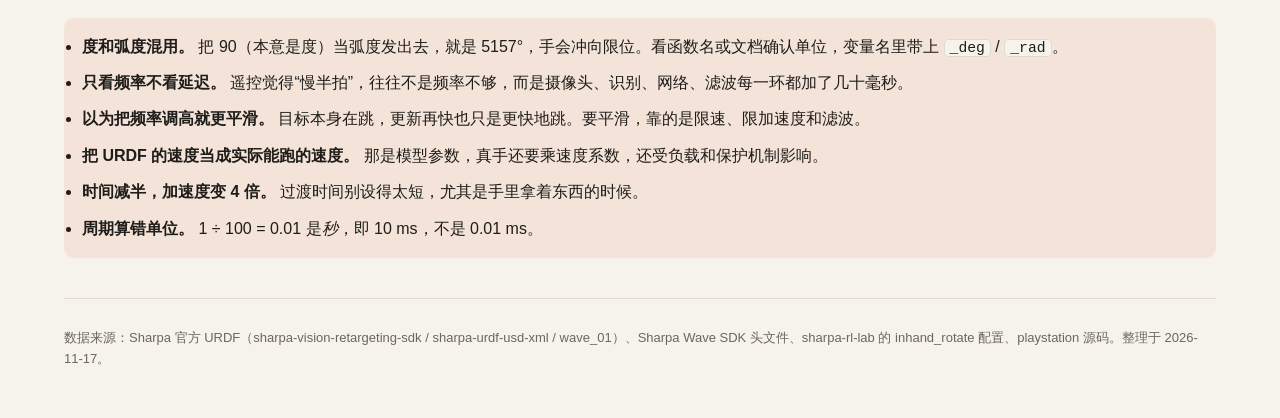
<file: units.html>
<!doctype html>
<html lang="zh-CN">
<head>
<meta charset="utf-8">
<meta name="viewport" content="width=device-width, initial-scale=1">
<title>单位和物理限制 · 灵巧手</title>
<link rel="stylesheet" href="style.css">
<style>
  .calc { background: var(--surface); border: 1px solid var(--line); border-radius: 12px; padding: 16px 18px; margin: 14px 0; }
  .calc .inputs { display: flex; flex-wrap: wrap; gap: 10px 22px; align-items: center; font-size: 14.5px; }
  .calc input[type="number"] { width: 6.5em; font: 14px var(--mono); padding: 5px 8px; border: 1px solid var(--line); border-radius: 6px; background: var(--bg); color: var(--ink); }
  .calc .out { display: flex; flex-wrap: wrap; gap: 8px 30px; margin: 14px 0 6px; }
  .calc .out div { min-width: 120px; }
  .calc .out dt { font-size: 12px; color: var(--muted); letter-spacing: .04em; }
  .calc .out dd { margin: 0; font: 700 22px/1.3 var(--serif); font-variant-numeric: tabular-nums; }
  .calc .warn { color: var(--c-rl); font-size: 14px; margin: 6px 0 0; min-height: 1.4em; }
  .calc canvas { width: 100%; height: 240px; display: block; margin-top: 10px; }
  .calc .legend i { display: inline-block; width: 18px; height: 3px; border-radius: 2px; vertical-align: middle; margin-right: 6px; }
  .formula { font: 15px var(--mono); background: var(--accent-soft); border-radius: 8px; padding: 8px 14px; display: inline-block; margin: 6px 0; }
  td.num, th.num { text-align: right; font-variant-numeric: tabular-nums; white-space: nowrap; }
  .timeline { display: grid; gap: 6px; margin: 14px 0; }
  .tl { display: grid; grid-template-columns: 11em 1fr 6.5em; gap: 10px; align-items: center; font-size: 14px; }
  .tl .ticks { height: 16px; background-repeat: repeat-x; background-size: var(--w) 100%; background-image: linear-gradient(to right, var(--c) 0 2px, transparent 2px); border-bottom: 1px solid var(--line); }
  .tl .lbl { color: var(--ink); }
  .tl .hz { font: 12.5px var(--mono); color: var(--muted); text-align: right; }
  @media (max-width: 560px) { .tl { grid-template-columns: 7.5em 1fr 5em; font-size: 13px; } }
</style>
</head>
<body>
<header class="masthead">
  <div class="wrap">
    <div class="mast-top">
      <span class="mast-actions">
        <a class="ghost" href="index.html">← 首页</a>
        <a class="ghost" href="papers.html">文献库</a>
        <a class="ghost" href="compare.html">两只手的区别</a>
        <a class="ghost" href="start.html">入门五步</a>
        <a class="ghost" href="setup.html">Sharpa 开箱和接线</a>
        <a class="ghost" href="task-rotate.html">任务 1：转圆柱</a>
        <a class="ghost" href="sims.html">仿真平台</a>
        <a class="ghost" href="task-chopsticks.html">用筷子调研</a>
      </span>
    </div>
    <h1>单位和物理限制</h1>
    <p class="lede">控制机器人手时，到处都是 Hz、ms、°/s、N·m 这些单位。这一页先讲清楚它们是什么意思，再讲 Sharpa Wave 在物理上能动多远、多快、多有劲，最后说明这些限制在 playstation 和 rl-lab 仿真里是怎么用上的。</p>
    <dl class="stats">
      <div><dt>playstation 发指令</dt><dd>100 Hz</dd></div>
      <div><dt>仿真里的策略</dt><dd>20 Hz</dd></div>
      <div><dt>摄像头</dt><dd>30 Hz</dd></div>
      <div><dt>手指最快（URDF）</dt><dd>≈ 670–920 °/s</dd></div>
    </dl>
  </div>
</header>

<main class="wrap">

  <nav class="toc" aria-label="目录">
    <a href="#time">1. 时间：s 和 ms</a>
    <a href="#hz">2. 频率：Hz</a>
    <a href="#ours">3. 我们系统里的各种频率</a>
    <a href="#angle">4. 角度：度和弧度</a>
    <a href="#motion">5. 位置、速度、加速度、加加速度</a>
    <a href="#limits">6. Sharpa Wave 的物理限制</a>
    <a href="#minjerk">7. 动手算：平滑过渡要多快</a>
    <a href="#where">8. 这些限制在代码里怎么用</a>
    <a href="#pitfalls">9. 常见的坑</a>
  </nav>

  <section id="time">
    <h2>1. 时间：s 和 ms</h2>
    <div class="explain">
      <p><strong>s</strong> 是秒（second）。<strong>ms</strong> 是毫秒（millisecond），1 秒 = 1000 毫秒。再小一级是 <strong>μs</strong>（微秒），1 毫秒 = 1000 微秒。</p>
      <p>找点直观的感觉：人眨一次眼大约 100–150 ms；人从看到东西到做出反应，大约 200 ms；电影一帧是 42 ms（24 帧每秒）；网线里来回传一次数据，同一个局域网里通常不到 1 ms。</p>
      <p>在机器人控制里，ms 是最常用的单位，因为大部分要操心的时间都在“几毫秒到几百毫秒”之间：控制循环多久转一圈、指令从电脑到手要多久、摄像头一帧要多久。</p>
    </div>
  </section>

  <section id="hz">
    <h2>2. 频率：Hz</h2>
    <div class="explain">
      <p><strong>Hz</strong>（赫兹）是“每秒多少次”。100 Hz 就是每秒 100 次。</p>
      <p>频率和<strong>周期</strong>（两次之间隔多久）是一回事的两种说法，互为倒数：</p>
      <p class="formula">周期 = 1 ÷ 频率　　→　　100 Hz ⇔ 每 10 ms 一次</p>
      <p>心算口诀：<strong>1000 除以 Hz，就是多少 ms。</strong> 30 Hz → 1000 ÷ 30 ≈ 33 ms；240 Hz → 1000 ÷ 240 ≈ 4.2 ms。</p>
      <p><strong>fps</strong>（frames per second，每秒帧数）用在摄像头和画面上，意思和 Hz 一样，30 fps 就是 30 Hz。</p>
    </div>

    <div class="calc" id="hzcalc">
      <div class="inputs">
        <label>频率 <input id="hzIn" type="number" min="0.1" step="any" value="100"> Hz</label>
        <span>⇔</span>
        <label>周期 <input id="msIn" type="number" min="0.001" step="any" value="10"> ms</label>
      </div>
      <p class="warn" id="hzNote" style="color: var(--muted)"></p>
    </div>

    <h3 class="sub">频率越高越好吗？</h3>
    <div class="explain">
      <p>不一定。要分清两件事：</p>
      <p><strong>频率</strong>说的是“多久更新一次”，<strong>延迟</strong>说的是“从发生到被处理要多久”。一个 1000 Hz 的系统，如果每个数据都在路上走了 100 ms，反应照样慢。反过来，频率低但延迟小，也可能够用。</p>
      <p>判断够不够快，看<strong>你要控制的东西变化得多快</strong>。手指从张开到握拳大约 0.3–0.5 秒。用 100 Hz（每 10 ms 一次）去控制，一个动作里能更新 30–50 次，足够平滑。但想让手稳稳接住掉下来的东西，就可能需要 1000 Hz 级别的力控。</p>
      <p>还有个经验法则：<strong>采样频率至少要是信号变化频率的 2 倍</strong>，实际工程里常取 5–10 倍。比这低，就会漏掉动作，甚至看到“假”的变化。这叫混叠（aliasing），原理和电影里车轮看起来倒着转一样。</p>
    </div>
  </section>

  <section id="ours">
    <h2>3. 我们系统里的各种频率</h2>
    <p class="route-note">下面每一行是同样的 0.2 秒（200 ms），每一竖线代表“发生一次”。线越密，频率越高：0.2 秒里，仿真物理算了 48 步，策略只做了 4 次决定。</p>
    <div class="timeline" id="timeline"></div>
    <div class="tablewrap">
      <table>
        <thead><tr><th>谁</th><th class="num">频率</th><th class="num">周期</th><th>说明</th></tr></thead>
        <tbody>
          <tr><td>无极 2 和电脑通信</td><td class="num">1000 Hz</td><td class="num">1 ms</td><td>官方文档写的数字，见“两只手的区别”</td></tr>
          <tr><td>rl-lab 仿真的物理计算</td><td class="num">240 Hz</td><td class="num">4.2 ms</td><td><code>dt = 1/240</code>：物理引擎每 4.2 ms 往前算一步</td></tr>
          <tr><td>Sharpa 触觉（高帧率模式）</td><td class="num">180 Hz</td><td class="num">5.6 ms</td><td>rl-lab 部署说明里提到的触觉帧率</td></tr>
          <tr><td>playstation 给手发指令</td><td class="num">100 Hz</td><td class="num">10 ms</td><td>控制循环：读实际角度 → 算下一步 → 发出去</td></tr>
          <tr><td>浏览器 3D 画面</td><td class="num">≈ 60 Hz</td><td class="num">≈ 17 ms</td><td>跟着屏幕刷新率走</td></tr>
          <tr><td>摄像头 / MediaPipe</td><td class="num">30 Hz</td><td class="num">33 ms</td><td>遥控时，看你的手的频率</td></tr>
          <tr><td>playstation 网页状态推送</td><td class="num">30 Hz</td><td class="num">33 ms</td><td>网页上的滑块、3D 实际位置每秒刷新 30 次</td></tr>
          <tr><td>rl-lab 策略（神经网络）</td><td class="num">20 Hz</td><td class="num">50 ms</td><td><code>decimation = 12</code>：物理算 12 步，网络才做一次决定（240 ÷ 12 = 20）</td></tr>
        </tbody>
      </table>
    </div>
    <div class="catnote">
      <strong>为什么摄像头只有 30 Hz，却要以 100 Hz 发指令？</strong> 两者干的不是一件事。摄像头决定的是<em>目标</em>多久更新一次；100 Hz 的控制循环负责在两个目标之间一小步一小步地走过去，并且限住速度。如果直接把 30 Hz 的目标原样发给手，手会一顿一顿的。仿真里也是同样的结构：策略 20 Hz 出目标，底下的控制器 240 Hz 去追。
    </div>
  </section>

  <section id="angle">
    <h2>4. 角度：度和弧度</h2>
    <div class="explain">
      <p>日常用<strong>度</strong>（°），转一圈是 360°。数学和物理里常用<strong>弧度</strong>（rad），转一圈是 2π ≈ 6.28 rad。</p>
      <p class="formula">1 rad ≈ 57.3°　　　1° ≈ 0.01745 rad　　　90° = π/2 ≈ 1.571 rad</p>
      <p>为什么要有弧度？因为用弧度算，<strong>弧长 = 半径 × 角度</strong>，不用再乘系数。比如手指长 5 cm，转了 0.2 rad，指尖就走了 5 × 0.2 = 1 cm。很多公式（速度、力矩）用弧度写起来最简单，所以 URDF 文件、仿真、大部分 SDK 底层都用弧度。</p>
      <p>Sharpa SDK 两种都有：<code>set_joint_position_degree</code> 收度，<code>set_joint_position_rad</code> 收弧度。playstation 网页上显示的都是度。</p>
    </div>
  </section>

  <section id="motion">
    <h2>5. 位置、速度、加速度、加加速度</h2>
    <div class="explain">
      <p>拿开车打比方，这四个量一级管一级：</p>
    </div>
    <div class="tablewrap">
      <table>
        <thead><tr><th>量</th><th>意思</th><th>开车的比方</th><th>关节上的单位</th></tr></thead>
        <tbody>
          <tr><td><strong>位置</strong>（角度）</td><td>现在在哪</td><td>车在第几公里</td><td>° 或 rad</td></tr>
          <tr><td><strong>速度</strong></td><td>位置变得多快</td><td>车速表上的数</td><td>°/s 或 rad/s</td></tr>
          <tr><td><strong>加速度</strong></td><td>速度变得多快</td><td>踩油门、踩刹车有多猛</td><td>°/s² 或 rad/s²</td></tr>
          <tr><td><strong>加加速度</strong>（jerk）</td><td>加速度变得多快</td><td>是慢慢踩下油门，还是一脚踩到底</td><td>°/s³ 或 rad/s³</td></tr>
        </tbody>
      </table>
    </div>
    <div class="explain">
      <p><strong>“°/s²”怎么读？</strong> “度每秒，每秒”：每过 1 秒，速度增加多少 °/s。加速度 300 °/s² 就是从静止开始，1 秒后速度到 300 °/s，0.1 秒后到 30 °/s。</p>
      <p><strong>为什么要管加速度？</strong> 牛顿第二定律在转动上的版本是</p>
      <p class="formula">力矩 = 转动惯量 × 角加速度</p>
      <p>想让关节加速得越猛，电机要出的力矩就越大。超过电机能给的，关节就跟不上指令，还可能触发力矩超限保护（故障码 0x0503）。</p>
      <p><strong>为什么连加加速度都要管？</strong> 加速度突然跳变，就像一脚把油门踩到底，车里的人会被猛地往后一甩。放在手上，就是关节突然“咯噔”一下，齿轮和线受冲击，手里拿的东西也会被甩掉。所以平滑运动的标准做法，是让加加速度也尽量小。这就是第 7 节的“最小加加速度曲线”（minimum jerk）。</p>
    </div>
  </section>

  <section id="limits">
    <h2>6. Sharpa Wave 的物理限制</h2>
    <div class="explain">
      <p>数字来自官方 URDF（<code>right_sharpa_wave.urdf</code>，每个关节的 <code>&lt;limit&gt;</code> 标签）和 SDK 头文件。URDF 是给仿真和规划用的模型参数，<strong>不等于实测</strong>，真手还会受下面说的速度系数、电流系数和保护机制限制。</p>
    </div>

    <h3 class="sub">① 位置限位：关节能转多大角度</h3>
    <div class="explain">
      <p>每个关节都有转动范围，超出去会撞到机械结构，或者拉坏里面的线。限位分两层：</p>
      <p><strong>硬限位</strong>是机械上的尽头，真撞上了会损伤零件。<strong>软限位</strong>是软件设的边界，比硬限位稍微往里一点，留出安全余量。手接到超出软限位的指令时会拒绝或者截断，实际超出时会报 0x0501（关节超限，警告级）。校准时报 “Soft limit validation failed”，就是校准算出的零点让软限位对不上，见“Sharpa 开箱和接线”页的<a href="setup.html#calib-story">校准失败的完整经过</a>。</p>
      <p>表里的角度以“手掌张开、手指伸直”为 0°。正数是往手心弯，负数是往手背翘一点点。</p>
    </div>

    <h3 class="sub">② 速度上限</h3>
    <div class="explain">
      <p>URDF 里每个关节写了 <code>velocity</code>（rad/s），下表换算成了 °/s。这些是电机和减速器能做到的理论最快值，数字非常大：近 900 °/s，相当于 0.1 秒弯过 90°。</p>
      <p>实际不会跑这么快。SDK 有一个<strong>速度系数</strong>（<code>set_speed_coeff</code>，0 到 1 之间的比例），头文件里写明 <strong>SE 型号最高被限制在 0.5</strong>。我们的 Wave SE 在 playstation 里设的是 0.3。头文件没说这个系数具体乘在哪个基准上，可以理解成“允许用最快速度的多少”。</p>
    </div>

    <h3 class="sub">③ 力矩上限：能使多大劲</h3>
    <div class="explain">
      <p>URDF 里的 <code>effort</code>，单位是 <strong>N·m</strong>（牛·米），是关节能输出的最大<strong>力矩</strong>。力矩 = 力 × 力臂，同样的力矩，离转轴越远，能推出的力越小：</p>
      <p class="formula">指尖能推出的力 ≈ 力矩 ÷ 关节到指尖的距离</p>
      <p>举个粗略的例子：中间关节（PIP）0.638 N·m，到指尖大约 5 cm，0.638 ÷ 0.05 ≈ 13 N，大概能提起 1.3 kg 的东西。这只是按单个关节、理想情况估的数量级，不是实测值。越靠近指尖的关节力矩越小，指尖关节（DIP）只有 0.19 N·m。</p>
      <p>SDK 里还有一个<strong>电流系数</strong>（<code>set_current_coeff</code>）。电机力矩和电流成正比，限住电流就限住了力。SE 型号最高 0.6，playstation 设的就是 0.6。超了会触发过流保护（0x0241 整手过流等）。</p>
    </div>

    <h3 class="sub">④ 加速度上限</h3>
    <div class="explain">
      <p>URDF <strong>没有</strong>写加速度上限，ROS 的 URDF 格式本来就没有这一项。加速度是被力矩间接限住的：最大角加速度 ≈ 最大力矩 ÷ 转动惯量。转动惯量取决于手指本身的质量分布，加上手里拿的东西。拿的东西越重，能达到的加速度越小。</p>
      <p>所以实际做法是：在软件里<strong>自己设一个保守的速度和加速度上限</strong>，规划出平滑的轨迹，而不是去逼近物理极限。</p>
    </div>

    <div class="tablewrap">
      <table>
        <thead><tr><th>关节（右手）</th><th class="num">范围</th><th class="num">最快（URDF）</th><th class="num">最大力矩</th></tr></thead>
        <tbody>
          <tr><td>拇指 根部弯曲 <code>thumb_CMC_FE</code></td><td class="num">−10° ~ 110°</td><td class="num">678 °/s</td><td class="num">3.30 N·m</td></tr>
          <tr><td>拇指 根部左右摆 <code>thumb_CMC_AA</code></td><td class="num">−20° ~ 20°</td><td class="num">678 °/s</td><td class="num">3.30 N·m</td></tr>
          <tr><td>拇指 中间弯曲 <code>thumb_MCP_FE</code></td><td class="num">−30° ~ 80°</td><td class="num">921 °/s</td><td class="num">1.86 N·m</td></tr>
          <tr><td>拇指 中间左右摆 <code>thumb_MCP_AA</code></td><td class="num">−20° ~ 20°</td><td class="num">921 °/s</td><td class="num">1.86 N·m</td></tr>
          <tr><td>拇指 指尖 <code>thumb_IP</code></td><td class="num">0° ~ 100°</td><td class="num">666 °/s</td><td class="num">0.64 N·m</td></tr>
          <tr><td>四指 根部弯曲 <code>*_MCP_FE</code></td><td class="num">−10° ~ 90°</td><td class="num">921 °/s</td><td class="num">1.86 N·m</td></tr>
          <tr><td>四指 根部左右摆 <code>*_MCP_AA</code></td><td class="num">−20° ~ 20°</td><td class="num">921 °/s</td><td class="num">1.86 N·m</td></tr>
          <tr><td>四指 中间 <code>*_PIP</code></td><td class="num">0° ~ 100°</td><td class="num">666 °/s</td><td class="num">0.64 N·m</td></tr>
          <tr><td>四指 指尖 <code>*_DIP</code></td><td class="num">0° ~ 80°</td><td class="num">840 °/s</td><td class="num">0.19 N·m</td></tr>
          <tr><td>小指 手掌 <code>pinky_CMC</code></td><td class="num">0° ~ 15°</td><td class="num">2010 °/s</td><td class="num">0.53 N·m</td></tr>
        </tbody>
      </table>
    </div>
    <p class="route-note">四指 = 食指、中指、无名指、小指，参数相同。“最快”由 URDF 的 rad/s 乘 57.3 换算得到。</p>

    <h3 class="sub">⑤ 其他会让手停下来的保护</h3>
    <div class="explain">
      <p>除了上面这些，手里还有温度、电压、电流、通信等几十种保护，触发时会报故障码。按严重程度分三级：<strong>警告</strong>（Warning，比如 0x0501 关节超限、0x0503 力矩超限，校准时出现是正常的）、<strong>错误</strong>（Error）、<strong>严重</strong>（Critical，比如 0x0280 电源过流，通常要断电重启）。playstation 只在出现错误级以上的新故障时才停下动作。</p>
    </div>
  </section>

  <section id="minjerk">
    <h2>7. 动手算：平滑过渡要多快</h2>
    <div class="explain">
      <p>playstation 的“过渡到记录的姿势”用的是<strong>最小加加速度曲线</strong>（minimum jerk）。它是让整段运动的加加速度总量最小的走法：起点和终点的速度、加速度都是 0，中间平滑地加速再减速。人伸手拿东西的轨迹也接近这条曲线。</p>
      <p>这条曲线有现成的公式。移动距离 D、用时 T，那么：</p>
      <p class="formula">平均速度 = D ÷ T　　最快速度 = 1.875 × D ÷ T　　最大加速度 ≈ 5.77 × D ÷ T²</p>
      <p>注意<strong>最大加速度和时间的平方成反比</strong>：时间缩短一半，加速度变成 4 倍。所以“快一点”比直觉上要猛得多。改下面的数试试：</p>
    </div>

    <div class="calc">
      <div class="inputs">
        <label>移动距离 <input id="mjD" type="number" min="1" max="200" step="1" value="90"> °</label>
        <label>用时 <input id="mjT" type="number" min="0.05" max="30" step="0.05" value="1.5"> s</label>
      </div>
      <dl class="out">
        <div><dt>平均速度</dt><dd id="mjAvg"></dd></div>
        <div><dt>最快速度（在正中间）</dt><dd id="mjVmax"></dd></div>
        <div><dt>最大加速度</dt><dd id="mjAmax"></dd></div>
      </dl>
      <p class="warn" id="mjWarn"></p>
      <canvas id="mjPlot" aria-label="位置、速度、加速度随时间变化的曲线"></canvas>
      <div class="legend" style="margin-top:6px">
        <span><i style="background: var(--ink)"></i>位置</span>
        <span><i style="background: var(--accent)"></i>速度</span>
        <span><i style="background: var(--c-teleop)"></i>加速度</span>
        <span style="color: var(--muted)">三条线各自按最大值缩放，只看形状</span>
      </div>
    </div>
    <div class="explain">
      <p>看曲线：位置是一条平滑的 S 形；速度像一座山，正中间最快；加速度前半段为正（加速），后半段为负（减速），起点和终点都是 0，所以开始和停下都不会“咯噔”一下。</p>
    </div>
  </section>

  <section id="where">
    <h2>8. 这些限制在代码里怎么用</h2>
    <h3 class="sub">playstation</h3>
    <div class="tablewrap">
      <table>
        <thead><tr><th>做什么</th><th>限制</th><th>为什么</th></tr></thead>
        <tbody>
          <tr><td>所有指令</td><td>夹到 URDF 的关节范围里</td><td>不管滑块、遥控还是过渡，发出去之前都先截到范围内，防止撞限位</td></tr>
          <tr><td>拖滑块</td><td>每个关节最快 90 °/s</td><td>滑块一下拖到头，手也是慢慢走过去，不会猛地一弹</td></tr>
          <tr><td>摄像头遥控</td><td>最快 150 °/s</td><td>比滑块快，否则跟不上人手；再快就会把识别的抖动也放大</td></tr>
          <tr><td>过渡到姿势</td><td>最小加加速度曲线，平均最快 60 °/s，最短 0.5 s</td><td>你设的时间太短时自动放慢，比如 90° 至少用 1.5 s，最大加速度约 230 °/s²</td></tr>
          <tr><td>控制循环</td><td>100 Hz</td><td>每 10 ms 往目标走一小步，限速就是“每步最多走多少度”：90 °/s × 0.01 s = 每步 0.9°</td></tr>
          <tr><td>SDK 系数</td><td>速度系数 0.3、电流系数 0.6</td><td>手自己内部再加一道限制，SE 型号的上限分别是 0.5 和 0.6</td></tr>
        </tbody>
      </table>
    </div>

    <h3 class="sub">rl-lab 仿真（转圆柱）</h3>
    <div class="explain">
      <p>仿真也用同样的思路。<code>sharpa_wave_env_cfg.py</code> 里：物理 <code>dt = 1/240</code> 秒，<code>decimation = 12</code>，所以策略每 50 ms（20 Hz）出一次动作。动作的每个分量先截到 ±1（<code>clip_actions = 1.0</code>），再乘 <code>action_scale = 1/24</code>，<strong>加到上一次的目标角度上</strong>。也就是说，每一步目标最多变 1/24 rad ≈ 2.4°：</p>
      <p class="formula">2.4° ÷ 0.05 s ≈ 48 °/s</p>
      <p>这就是神经网络能让目标角度变化的最快速度。它和 playstation 过渡用的 60 °/s 在同一个量级，远低于 URDF 的 900 °/s。这样学出来的策略动作温和，搬到真手上（sim2real）不容易出问题。另外仿真训练时会把 PD 增益在 0.5–2 倍之间随机变化，物体质量在 10–250 g 之间随机变化，让策略不依赖某一组精确的物理参数。</p>
    </div>
  </section>

  <section id="pitfalls">
    <h2>9. 常见的坑</h2>
    <ul class="caveat">
      <li><strong>度和弧度混用。</strong> 把 90（本意是度）当弧度发出去，就是 5157°，手会冲向限位。看函数名或文档确认单位，变量名里带上 <code>_deg</code> / <code>_rad</code>。</li>
      <li><strong>只看频率不看延迟。</strong> 遥控觉得“慢半拍”，往往不是频率不够，而是摄像头、识别、网络、滤波每一环都加了几十毫秒。</li>
      <li><strong>以为把频率调高就更平滑。</strong> 目标本身在跳，更新再快也只是更快地跳。要平滑，靠的是限速、限加速度和滤波。</li>
      <li><strong>把 URDF 的速度当成实际能跑的速度。</strong> 那是模型参数，真手还要乘速度系数，还受负载和保护机制影响。</li>
      <li><strong>时间减半，加速度变 4 倍。</strong> 过渡时间别设得太短，尤其是手里拿着东西的时候。</li>
      <li><strong>周期算错单位。</strong> 1 ÷ 100 = 0.01 是<em>秒</em>，即 10 ms，不是 0.01 ms。</li>
    </ul>
  </section>
</main>

<footer class="wrap foot">
  数据来源：Sharpa 官方 URDF（sharpa-vision-retargeting-sdk / sharpa-urdf-usd-xml / wave_01）、Sharpa Wave SDK 头文件、sharpa-rl-lab 的 inhand_rotate 配置、playstation 源码。整理于 2026-11-17。
</footer>

<script>
(function () {
  var root = document.documentElement;

  function fmt(x, d) { return Number(x.toFixed(d)).toLocaleString('zh-CN'); }

  // ---- Hz ⇔ ms ----
  var hzIn = document.getElementById('hzIn'), msIn = document.getElementById('msIn'), hzNote = document.getElementById('hzNote');
  function note(hz) {
    var ms = 1000 / hz;
    hzNote.textContent = '每秒 ' + fmt(hz, 2) + ' 次，每两次之间隔 ' + fmt(ms, 3) + ' ms' +
      (hz >= 1000 ? '（' + fmt(ms * 1000, 0) + ' μs）' : '') + '。';
  }
  hzIn.addEventListener('input', function () { var v = +hzIn.value; if (v > 0) { msIn.value = +(1000 / v).toFixed(4); note(v); } });
  msIn.addEventListener('input', function () { var v = +msIn.value; if (v > 0) { hzIn.value = +(1000 / v).toFixed(4); note(1000 / v); } });
  note(100);

  // ---- 1 秒时间线 ----
  var rows = [['仿真物理', 240, '--c-rl'], ['触觉', 180, '--c-tactile'], ['playstation 指令', 100, '--accent'],
              ['摄像头', 30, '--c-teleop'], ['仿真策略', 20, '--c-grasp']];
  var tl = document.getElementById('timeline');
  rows.forEach(function (r) {
    var row = document.createElement('div'); row.className = 'tl';
    row.innerHTML = '<span class="lbl"></span><div class="ticks"></div><span class="hz"></span>';
    row.children[0].textContent = r[0];
    row.children[1].style.setProperty('--w', (100 / (r[1] * 0.2)) + '%');
    row.children[1].style.setProperty('--c', 'var(' + r[2] + ')');
    row.children[2].textContent = r[1] + ' Hz';
    tl.appendChild(row);
  });

  // ---- 最小加加速度 ----
  var D = document.getElementById('mjD'), T = document.getElementById('mjT'), cv = document.getElementById('mjPlot');
  function drawMJ() {
    var d = Math.max(+D.value || 0, 0), t = Math.max(+T.value || 0.05, 0.05);
    var vmax = 1.875 * d / t, amax = 10 / Math.sqrt(3) * d / (t * t);
    document.getElementById('mjAvg').textContent = fmt(d / t, 1) + ' °/s';
    document.getElementById('mjVmax').textContent = fmt(vmax, 1) + ' °/s';
    document.getElementById('mjAmax').textContent = fmt(amax, 0) + ' °/s²';
    var w = document.getElementById('mjWarn');
    var tmin = Math.max(0.5, d / 60);
    w.textContent = t < tmin ? 'playstation 会把这次过渡自动放慢到 ' + fmt(tmin, 2) + ' 秒（平均不超过 60 °/s，最短 0.5 秒）。' : '';

    var css = getComputedStyle(root), dpr = window.devicePixelRatio || 1;
    var W = cv.clientWidth, H = cv.clientHeight;
    cv.width = W * dpr; cv.height = H * dpr;
    var g = cv.getContext('2d'); g.setTransform(dpr, 0, 0, dpr, 0, 0); g.clearRect(0, 0, W, H);
    var padL = 8, padR = 8, mid = H / 2, amp = H / 2 - 14;
    g.strokeStyle = css.getPropertyValue('--line'); g.lineWidth = 1;
    g.beginPath(); g.moveTo(padL, mid); g.lineTo(W - padR, mid); g.stroke();
    g.fillStyle = css.getPropertyValue('--muted'); g.font = '12px ' + css.getPropertyValue('--mono');
    g.fillText('0 s', padL, H - 2); var lab = fmt(t, 2) + ' s'; g.fillText(lab, W - padR - g.measureText(lab).width, H - 2);
    var curves = [
      [css.getPropertyValue('--ink'), function (s) { return 10 * s * s * s - 15 * Math.pow(s, 4) + 6 * Math.pow(s, 5); }],
      [css.getPropertyValue('--accent'), function (s) { return (30 * s * s - 60 * s * s * s + 30 * Math.pow(s, 4)) / 1.875; }],
      [css.getPropertyValue('--c-teleop'), function (s) { return (60 * s - 180 * s * s + 120 * s * s * s) / (10 / Math.sqrt(3)); }]
    ];
    curves.forEach(function (c) {
      g.strokeStyle = c[0].trim(); g.lineWidth = 2.5; g.beginPath();
      for (var i = 0; i <= 200; i++) {
        var s = i / 200, x = padL + s * (W - padL - padR), y = mid - c[1](s) * amp;
        i ? g.lineTo(x, y) : g.moveTo(x, y);
      }
      g.stroke();
    });
  }
  D.addEventListener('input', drawMJ); T.addEventListener('input', drawMJ);
  window.addEventListener('resize', drawMJ);
  drawMJ();
})();
</script>
</body>
</html>
</file>
<file: style.css>
:root {
  color-scheme: light;
  --bg: #f6f3ec;
  --surface: #fffdf8;
  --ink: #1f1d1a;
  --muted: #6b665e;
  --line: #e0dacd;
  --accent: #b4532a;
  --accent-soft: #f3e3d8;
  --mark: #ffe9a8;
  --c-survey: #6b5ca5;
  --c-rl: #b4532a;
  --c-grasp: #2f7d6b;
  --c-teleop: #2c6aa0;
  --c-human: #a8457a;
  --c-hardware: #7a6a2c;
  --c-tactile: #c07a1c;
  --c-vla: #4a7a2c;
  --c-model: #5a6470;
  --serif: "Noto Serif SC", "Source Han Serif SC", "Songti SC", "STSong", Georgia, serif;
  --sans: -apple-system, "PingFang SC", "Noto Sans SC", "Microsoft YaHei", "Segoe UI", Roboto, sans-serif;
  --mono: ui-monospace, "SF Mono", Menlo, Consolas, monospace;
}

* { box-sizing: border-box; }
html { -webkit-text-size-adjust: 100%; }
body {
  margin: 0;
  background: var(--bg);
  color: var(--ink);
  font: 16px/1.65 var(--sans);
}
.wrap { margin: 0 5%; }
a { color: var(--accent); text-underline-offset: 3px; }
h1, h2 { font-family: var(--serif); font-weight: 700; text-wrap: balance; }

/* masthead */
.masthead { border-bottom: 1px solid var(--line); padding: 28px 0 32px; }
.mast-top { display: flex; justify-content: space-between; align-items: center; gap: 12px; }
.kicker {
  font: 600 12px/1 var(--mono);
  letter-spacing: .14em; text-transform: uppercase; color: var(--accent);
}
h1 { font-size: clamp(34px, 6vw, 56px); line-height: 1.1; margin: 22px 0 12px; letter-spacing: .01em; }
.masthead h1:first-child { margin-top: 4px; }
.lede { color: var(--muted); margin: 0 0 24px; }
.stats { display: flex; flex-wrap: wrap; gap: 8px 36px; margin: 0; }
.stats div { min-width: 72px; }
.stats dt { font-size: 12px; color: var(--muted); letter-spacing: .06em; }
.stats dd { margin: 0; font: 700 26px/1.2 var(--serif); font-variant-numeric: tabular-nums; }

h2 { font-size: 24px; margin: 44px 0 6px; }

/* 小节说明 */
.route-note { color: var(--muted); margin: 0 0 14px; }

/* controls */
.controls { display: flex; gap: 10px; margin: 14px 0 12px; }
input[type="search"], select, .ghost {
  font: inherit; color: var(--ink); background: var(--surface);
  border: 1px solid var(--line); border-radius: 8px; padding: 9px 12px;
}
input[type="search"] { flex: 1; min-width: 0; }
.ghost { font-size: 13px; padding: 6px 10px; cursor: pointer; }
:is(input, select, button, summary, a):focus-visible { outline: 2px solid var(--accent); outline-offset: 2px; }

.chips { display: flex; flex-wrap: wrap; gap: 8px; }
.chip {
  font: inherit; font-size: 14px; cursor: pointer;
  color: var(--ink); background: transparent;
  border: 1px solid var(--line); border-radius: 999px; padding: 4px 12px;
  display: inline-flex; align-items: center; gap: 7px;
}
.chip .dot, .tag .dot { width: 8px; height: 8px; border-radius: 50%; background: var(--c); flex: none; }
.chip .n { color: var(--muted); font: 12px var(--mono); }
.chip:hover { border-color: var(--muted); }
.chip[aria-pressed="true"] { background: var(--ink); color: var(--bg); border-color: var(--ink); }
.chip[aria-pressed="true"] .n { color: inherit; opacity: .7; }

.toggles { display: flex; flex-wrap: wrap; gap: 6px 18px; align-items: center; margin: 14px 0 6px; font-size: 14px; color: var(--muted); }
.toggles label { cursor: pointer; display: inline-flex; align-items: center; gap: 6px; }
.toggles input { accent-color: var(--accent); }
.count { margin-left: auto; font: 13px var(--mono); }

/* list */
.list { display: grid; grid-template-columns: minmax(0, 1fr); gap: 12px; margin-top: 10px; }
.paper {
  background: var(--surface); border: 1px solid var(--line); border-left: 4px solid var(--c);
  border-radius: 10px; padding: 16px 18px 12px;
}
.meta { display: flex; flex-wrap: wrap; align-items: center; gap: 6px 12px; font-size: 13px; color: var(--muted); }
.tag { display: inline-flex; align-items: center; gap: 6px; color: var(--ink); font-weight: 600; }
.meta .date, .meta .aid { font-family: var(--mono); font-size: 12px; }
.starbtn { font: 18px/1 var(--sans); color: var(--muted); background: none; border: 0; border-radius: 4px; padding: 2px 4px; cursor: pointer; }
.starbtn[aria-pressed="true"] { color: var(--accent); }
.starbtn:hover { color: var(--accent); }
.vh { position: absolute; width: 1px; height: 1px; overflow: hidden; clip: rect(0 0 0 0); white-space: nowrap; }
.paper h3 { font: 700 19px/1.4 var(--serif); margin: 6px 0 2px; overflow-wrap: anywhere; }
.paper h3 a { color: var(--ink); text-decoration: none; }
.paper h3 a:hover { color: var(--accent); text-decoration: underline; }
.short { font: 600 12px var(--mono); color: var(--c); margin-right: 8px; white-space: nowrap; }
@media (max-width: 600px) { .short { white-space: normal; } }
.authors { font-size: 13.5px; color: var(--muted); margin: 0 0 8px; }
.zh { margin: 0 0 8px; }
mark { background: var(--mark); color: inherit; border-radius: 2px; padding: 0 1px; }
details summary { cursor: pointer; font-size: 13px; color: var(--muted); width: fit-content; }
details p { font-size: 14px; color: var(--muted); margin: 8px 0 4px; }
.actions { display: flex; flex-wrap: wrap; gap: 6px 14px; align-items: center; margin-top: 10px; padding-top: 10px; border-top: 1px dashed var(--line); font-size: 13.5px; }

.empty { color: var(--muted); text-align: center; padding: 40px 0; }
.foot { color: var(--muted); font-size: 13px; padding-top: 28px; padding-bottom: 48px; margin-top: 40px; border-top: 1px solid var(--line); }

@media (max-width: 560px) {
  .controls { flex-direction: column; }
  .count { margin-left: 0; width: 100%; }
  .paper { padding: 14px 14px 10px; }
}

/* ---- compare page ---- */
.mast-actions { display: inline-flex; gap: 8px; align-items: center; margin-left: auto; }
a.ghost { text-decoration: none; display: inline-block; }
.navcard {
  display: block; margin-top: 24px; padding: 14px 18px; text-decoration: none; color: var(--ink);
  background: var(--surface); border: 1px solid var(--line); border-left: 4px solid var(--accent); border-radius: 10px;
}
.navcard:hover { border-color: var(--accent); }
.navcard strong { font-family: var(--serif); font-size: 17px; }
.navcard span { display: block; color: var(--muted); font-size: 14px; }

h3.sub { font: 700 18px/1.4 var(--serif); margin: 28px 0 4px; }
.verdicts { display: grid; gap: 12px; grid-template-columns: repeat(auto-fit, minmax(280px, 1fr)); margin-top: 12px; }
.verdict { background: var(--surface); border: 1px solid var(--line); border-top: 4px solid var(--c); border-radius: 10px; padding: 14px 18px; }
.verdict h3 { font: 700 18px/1.4 var(--serif); margin: 0 0 6px; }
.verdict p { margin: 0; }
.explain { }
.explain p { margin: 10px 0; }
.k { border-radius: 4px; padding: 0 5px; font-weight: 600; white-space: nowrap; }
.k-fe { background: color-mix(in srgb, var(--c-teleop) 18%, transparent); }
.k-aa { background: color-mix(in srgb, var(--c-tactile) 22%, transparent); }

.tablewrap { overflow-x: auto; margin: 12px 0; border: 1px solid var(--line); border-radius: 10px; background: var(--surface); }
table { border-collapse: collapse; width: 100%; font-size: 14.5px; min-width: 520px; }
th, td { text-align: left; padding: 9px 14px; border-bottom: 1px solid var(--line); vertical-align: top; }
thead th { font-size: 12.5px; letter-spacing: .04em; color: var(--muted); font-weight: 600; white-space: nowrap; }
tbody tr:last-child td { border-bottom: 0; }
table.num td:nth-child(2), table.num td:nth-child(3) { font-family: var(--mono); font-size: 13.5px; white-space: nowrap; }
tr.grp td { background: var(--bg); font-weight: 600; font-size: 13px; color: var(--muted); }
td.na { color: var(--muted); }
code { font-family: var(--mono); font-size: .92em; background: var(--bg); border: 1px solid var(--line); border-radius: 4px; padding: 0 5px; }

.legend { display: flex; flex-wrap: wrap; gap: 6px 20px; font-size: 13.5px; color: var(--muted); margin: 6px 0 14px; }
.legend span { display: inline-flex; align-items: center; gap: 7px; }
.dot { display: inline-block; width: 14px; height: 14px; border-radius: 50%; flex: none; }
.dot.fe { background: var(--c-teleop); }
.dot.aa { background: var(--c-tactile); }
.dot.palm { background: var(--c-human); }
.dot.extra { box-shadow: 0 0 0 2px var(--surface), 0 0 0 4px var(--ink); }
.legend .dot.extra { background: var(--muted); box-shadow: 0 0 0 2px var(--bg), 0 0 0 4px var(--ink); }

.hands { display: grid; gap: 14px; grid-template-columns: repeat(auto-fit, minmax(300px, 1fr)); }
.hand { margin: 0; background: var(--surface); border: 1px solid var(--line); border-radius: 12px; padding: 16px 12px 14px; }
.hand figcaption { display: flex; flex-wrap: wrap; align-items: baseline; gap: 4px 12px; padding: 0 6px 12px; }
.hand figcaption strong { font: 700 19px var(--serif); }
.hand figcaption span { color: var(--muted); font-size: 13px; }
.fingers { display: grid; grid-template-columns: repeat(5, 1fr); gap: 4px; }
.finger { text-align: center; min-width: 0; }
.chain { position: relative; display: grid; gap: 6px; padding: 4px 0; }
.joint { height: 50px; display: flex; flex-direction: column; align-items: center; justify-content: center; gap: 4px; position: relative; }
.joint:not(.empty)::before {
  content: ""; position: absolute; left: 50%; top: -6px; bottom: 0; width: 2px; margin-left: -1px;
  background: var(--line); z-index: 0;
}
.dots { display: flex; gap: 6px; position: relative; z-index: 1; background: var(--surface); padding: 3px 4px; border-radius: 10px; }
.jname { font-size: 11px; line-height: 1.2; color: var(--muted); position: relative; z-index: 1; background: var(--surface); padding: 0 2px; white-space: nowrap; }
.fname { font-weight: 600; font-size: 14px; border-top: 2px solid var(--ink); padding-top: 6px; margin-top: 2px; }
.fcount { font: 12px var(--mono); color: var(--muted); }

.caveat { background: var(--accent-soft); border-radius: 10px; padding: 6px 18px; }
.caveat li { margin: 10px 0; }
section > h2 + .route-note { margin-bottom: 10px; }

/* ---- start page ---- */
.mast-actions { flex-wrap: wrap; justify-content: flex-end; }
.navcards { display: grid; gap: 10px; grid-template-columns: repeat(auto-fit, minmax(260px, 1fr)); margin-top: 24px; }
.navcards .navcard { margin-top: 0; }
.progress { display: flex; align-items: center; gap: 14px; max-width: 460px; font: 13px var(--mono); color: var(--muted); }
.bar { flex: 1; height: 8px; background: var(--line); border-radius: 99px; overflow: hidden; }
.bar i { display: block; height: 100%; width: 0; background: var(--accent); border-radius: 99px; transition: width .25s; }
.steps { list-style: none; margin: 12px 0 0; padding: 0; display: grid; gap: 14px; }
.step { background: var(--surface); border: 1px solid var(--line); border-left: 4px solid var(--accent); border-radius: 10px; padding: 16px 20px 14px; }
.step.is-done { border-left-color: var(--c-grasp); }
.step.is-done h3 { text-decoration: line-through; text-decoration-color: var(--muted); }
.step-head { display: flex; align-items: baseline; gap: 12px; flex-wrap: wrap; }
.step-n { font: 600 14px var(--mono); color: var(--accent); }
.step h3 { font: 700 20px/1.35 var(--serif); margin: 0; flex: 1; min-width: 12ch; }
.step p { margin: 10px 0; }
.done { font-size: 13.5px; color: var(--muted); cursor: pointer; display: inline-flex; gap: 6px; align-items: center; white-space: nowrap; }
.done input { accent-color: var(--c-grasp); width: 16px; height: 16px; }
.goal { background: var(--bg); border-radius: 8px; padding: 8px 12px; }
.tools { display: grid; gap: 8px; grid-template-columns: repeat(auto-fit, minmax(260px, 1fr)); margin-top: 12px; padding-top: 12px; border-top: 1px dashed var(--line); font-size: 14.5px; }
.tools b { display: block; font: 600 12px var(--mono); color: var(--muted); letter-spacing: .06em; margin-bottom: 2px; }
.tools a { overflow-wrap: anywhere; }
.aside { font-size: 14px; color: var(--muted); }
ol.plain { padding-left: 1.4em; margin: 8px 0; }
ol.plain li { margin: 7px 0; }
.manual-links { border-top: 0; padding-top: 0; margin: 4px 0 8px; }

/* ---- notes page ---- */
.toc { display: grid; gap: 6px; margin: 28px 0 8px; padding: 14px 18px; background: var(--surface); border: 1px solid var(--line); border-radius: 10px; }
.toc a { color: var(--ink); text-decoration: none; }
.toc a:hover { color: var(--accent); text-decoration: underline; }
.note { background: var(--surface); border: 1px solid var(--line); border-left: 4px solid var(--accent); border-radius: 10px; padding: 18px 22px 14px; margin-top: 16px; scroll-margin-top: 12px; }
.note h2 { font-size: 21px; line-height: 1.4; margin: 6px 0 10px; }
.note-meta { display: flex; gap: 14px; font: 12px var(--mono); color: var(--muted); letter-spacing: .04em; }
.note ul.plain { padding-left: 1.4em; margin: 8px 0; }
.note ul.plain li { margin: 7px 0; }
.more { margin: 14px 0 0; padding-top: 12px; border-top: 1px dashed var(--line); font-size: 14.5px; }

/* screw diagram */
.screws { margin: 12px 0; background: var(--surface); border: 1px solid var(--line); border-radius: 10px; padding: 14px; max-width: 620px; }
.screws svg { display: block; width: 100%; height: auto; }
.screws figcaption { font-size: 13px; color: var(--muted); margin-top: 8px; }
.sc-head { fill: var(--muted); }
.sc-shaft { fill: var(--line); stroke: var(--muted); stroke-width: 1.5; }
.sc-thread path { stroke: var(--muted); stroke-width: 1.5; fill: none; }
.sc-dim path { stroke: var(--accent); stroke-width: 1.5; fill: none; }
.sc-dim text { fill: var(--accent); font: 600 13px var(--sans); }
.sc-name { fill: var(--ink); font: 700 18px var(--mono); }
.sc-note { fill: var(--muted); font: 13px var(--sans); }
.pitfall { border: 1px solid var(--accent); border-left-width: 4px; background: var(--accent-soft); border-radius: 8px; padding: 10px 14px; margin: 10px 0; }
.pitfall-src { display: block; font: 12px var(--mono); color: var(--muted); margin-top: 4px; }

/* ---- 按任务分类 ---- */
.filter-label { margin: 16px 0 8px; font-weight: 600; font-size: 14.5px; }
.filter-label small { font-weight: 400; color: var(--muted); margin-left: 6px; }
.did { margin: 0 0 8px; background: var(--accent-soft); border-radius: 8px; padding: 8px 12px; font-size: 14.5px; }
.did b { margin-right: 8px; }
.did span { display: block; margin-top: 4px; }
.tasktag { font: inherit; font-size: 12.5px; cursor: pointer; margin-right: 6px; padding: 1px 9px; border-radius: 999px; border: 1px solid var(--muted); background: transparent; color: var(--ink); }
.tasktag:hover { background: var(--ink); color: var(--bg); border-color: var(--ink); }

/* 多行命令块 */
pre { background: var(--surface); border: 1px solid var(--line); border-radius: 8px; padding: 10px 12px; margin: 8px 0; overflow-x: auto; font-size: 13px; line-height: 1.6; }
pre code { background: none; padding: 0; border: 0; white-space: pre; }

/* 可展开的长段落（比如“校准失败的完整经过”），正文用正常字号和颜色 */
details.story { background: var(--surface); border: 1px solid var(--line); border-radius: 10px; padding: 10px 16px; margin: 14px 0; }
details.story summary { font-size: 15px; font-weight: 600; color: var(--ink); width: auto; }
details.story p, details.story li { font-size: 15px; color: var(--ink); }
details.story pre { overflow-x: auto; }

/* 视频：两列，窄屏一列 */
.vids { display: grid; grid-template-columns: repeat(2, 1fr); gap: 16px; margin: 14px 0; max-width: 820px; }
@media (max-width: 560px) { .vids { grid-template-columns: 1fr; } }
.vids figure { margin: 0; background: var(--surface); border: 1px solid var(--line); border-radius: 10px; overflow: hidden; }
.vids video { display: block; width: 100%; height: auto; background: #000; }
.vids figcaption { padding: 8px 12px; font-size: 14px; color: var(--muted); }
/* 宽对比表：收窄间距、允许一格多行，但不在词中间断开 */
table.dense { font-size: 13.5px; }
table.dense td { white-space: nowrap; }
table.dense td.w { white-space: normal; min-width: 200px; }
table.dense th, table.dense td { padding: 8px 8px; }
table.dense code { white-space: nowrap; }
/* 文献卡片：和转圆柱高度相关的标记 */
.paper .rel { font-size: 12px; color: var(--muted); border: 1px solid var(--line); border-radius: 999px; padding: 0 8px; }
.sub-label { margin-top: 6px; }
.paper { min-width: 0; overflow-wrap: break-word; }

/* setup.html：打印支架前要量的尺寸 */
.m-scroll { overflow-x: auto; -webkit-overflow-scrolling: touch; }
.m-fig { margin: 0; }
.m-fig img { display: block; width: 100%; min-width: 520px; max-width: 700px; height: auto; border: 1px solid var(--line); border-radius: 8px; background: #fff; }
.m-over { margin: 16px 0 8px; }
.m-note { margin: 8px 0 14px; padding: 2px 18px; }
.m-card { display: grid; grid-template-columns: minmax(0, 560px) minmax(0, 1fr); gap: 20px; align-items: start; background: var(--surface); border: 1px solid var(--line); border-radius: 10px; padding: 16px; margin: 14px 0; }
.m-card h4 { font: 700 17px/1.4 var(--serif); margin: 0 0 6px; }
.m-body p { margin: 8px 0; }
.m-body b { display: inline-block; min-width: 4.5em; color: var(--muted); font-weight: 600; margin-right: 6px; }
.m-exp { display: grid; grid-template-columns: auto 1fr; gap: 4px 10px; margin: 8px 0; padding: 8px 10px; background: var(--bg); border-radius: 8px; }
.m-exp dt { color: var(--muted); font-weight: 600; }
.m-exp dd { margin: 0; }
.m-in { display: flex; flex-wrap: wrap; gap: 8px 14px; align-items: center; margin: 10px 0 4px; padding: 10px; border: 1px dashed var(--accent); border-radius: 8px; }
.m-in input[type=text] { width: 6.5em; font: inherit; padding: 3px 6px; border: 1px solid var(--line); border-radius: 6px; background: #fff; }
.m-in .wide { flex: 1 1 100%; display: flex; gap: 8px; align-items: center; }
.m-in .wide input { flex: 1; width: auto; }
.m-in select { font: inherit; padding: 3px 6px; border: 1px solid var(--line); border-radius: 6px; background: #fff; }
.m-in input.m-off { border-color: #c98a3a; background: #fff6e8; }
.m-warn { font-size: 13.5px; color: #9a6a2a; }
.m-src { font-size: 13px; color: var(--muted); overflow-wrap: anywhere; }
.m-copy { display: flex; flex-wrap: wrap; gap: 10px; align-items: center; margin: 18px 0 8px; }
.m-copy button { font: inherit; padding: 6px 16px; border-radius: 8px; border: 1px solid var(--accent); background: var(--accent); color: #fff; cursor: pointer; }
.m-copy #m-clear { background: transparent; color: var(--muted); border-color: var(--line); }
.m-out { width: 100%; font: 14px/1.5 var(--mono); padding: 8px; border: 1px solid var(--line); border-radius: 8px; }
@media (max-width: 900px) { .m-card { grid-template-columns: minmax(0, 1fr); } }
.m-card > * { min-width: 0; }

/* task-rotate.html：真手测试记录（颜色：结果 / 参数差异 / 热度） */
.v { display: inline-block; padding: 1px 8px; border-radius: 10px; font-size: 13px; font-weight: 600; white-space: nowrap; }
.v-ok    { background: #dcefe0; color: #1e6234; }
.v-ok::before    { content: "✓ "; }
.v-stop  { background: #f7eccb; color: #6e5410; }
.v-stop::before  { content: "‖ "; }
.v-stuck { background: #f8dcc4; color: #8a3f10; }
.v-stuck::before { content: "✗ "; }
.v-drop  { background: #f2d6de; color: #8c2440; }
.v-drop::before  { content: "↓ "; }
.v-short { background: #ebe8e1; color: #6b665e; font-weight: 400; }
.pdiff { background: #e4ddf3; color: #3f2f78; font-weight: 700; border-radius: 4px; padding: 0 4px; }
td.hg, span.hg { background: #e6f2e8; }
td.hm, span.hm { background: #fbf3d6; }
td.hb, span.hb { background: #fae3d2; }
.legend .hg, .legend .hm, .legend .hb { padding: 0 6px; border-radius: 4px; }
.legend .v { font-size: 12.5px; }
table.runs td.nw { white-space: nowrap; }
table.runs td.na { color: var(--muted); }
table.runs td.w { min-width: 220px; }
table.runs tr.short td { color: var(--muted); }
table.runs small { color: var(--muted); }
.runs-filter { display: flex; flex-wrap: wrap; gap: 8px 16px; align-items: center; margin: 6px 0 10px; font-size: 14.5px; }
.runs-filter select { font: inherit; padding: 3px 6px; }
.cover td { vertical-align: middle; }
.cover .cell { display: flex; gap: 8px; align-items: baseline; width: 100%; min-width: 96px; text-align: left; font: inherit; font-size: 13.5px; padding: 5px 10px; border: 1px solid var(--line); border-radius: 6px; background: var(--surface); cursor: pointer; }
.cover .cell .what { color: var(--muted); }
.cover .cell .n { font-weight: 600; }
.cover .cell.todo .n { color: var(--muted); }
.cover .cell.part { border-left: 4px solid #d9b44a; }
.cover .cell.done { border-left: 4px solid #4f9a62; }
.cover .cell.todo { border-left: 4px solid var(--line); }
.cover .cell[aria-pressed="true"] { outline: 2px solid var(--accent); }
.more code, .explain code, .caveat code { overflow-wrap: anywhere; }
.m-buy { background: var(--surface); border: 1px solid var(--line); border-left: 4px solid var(--accent); border-radius: 8px; padding: 8px 14px; margin: 12px 0; }
.m-buy b { display: block; font: 600 12px var(--mono); color: var(--muted); letter-spacing: .06em; }
.m-buy p { margin: 4px 0; }
.m-gnote { font-size: 14px; margin: 4px 0 8px; } .m-gnote summary { cursor: pointer; color: var(--accent); } .m-gnote p { color: var(--muted); }

/* 历史记录表里点开的录像 */
table.runs tr.vrow td { background: var(--bg); }
table.runs tr.vrow video { display: block; width: 360px; max-width: 100%; height: auto; aspect-ratio: 1; background: #000; border-radius: 6px; margin-bottom: 4px; }
table.runs .vbtn { font-size: 13px; padding: 2px 8px; white-space: nowrap; }
@media (max-width: 560px) {
  #cover { min-width: 0; }
  #cover th:nth-child(2), #cover td:nth-child(2) { display: none; }
  .cover .cell { min-width: 0; padding: 5px 6px; gap: 4px; flex-wrap: wrap; }
}
</file>
